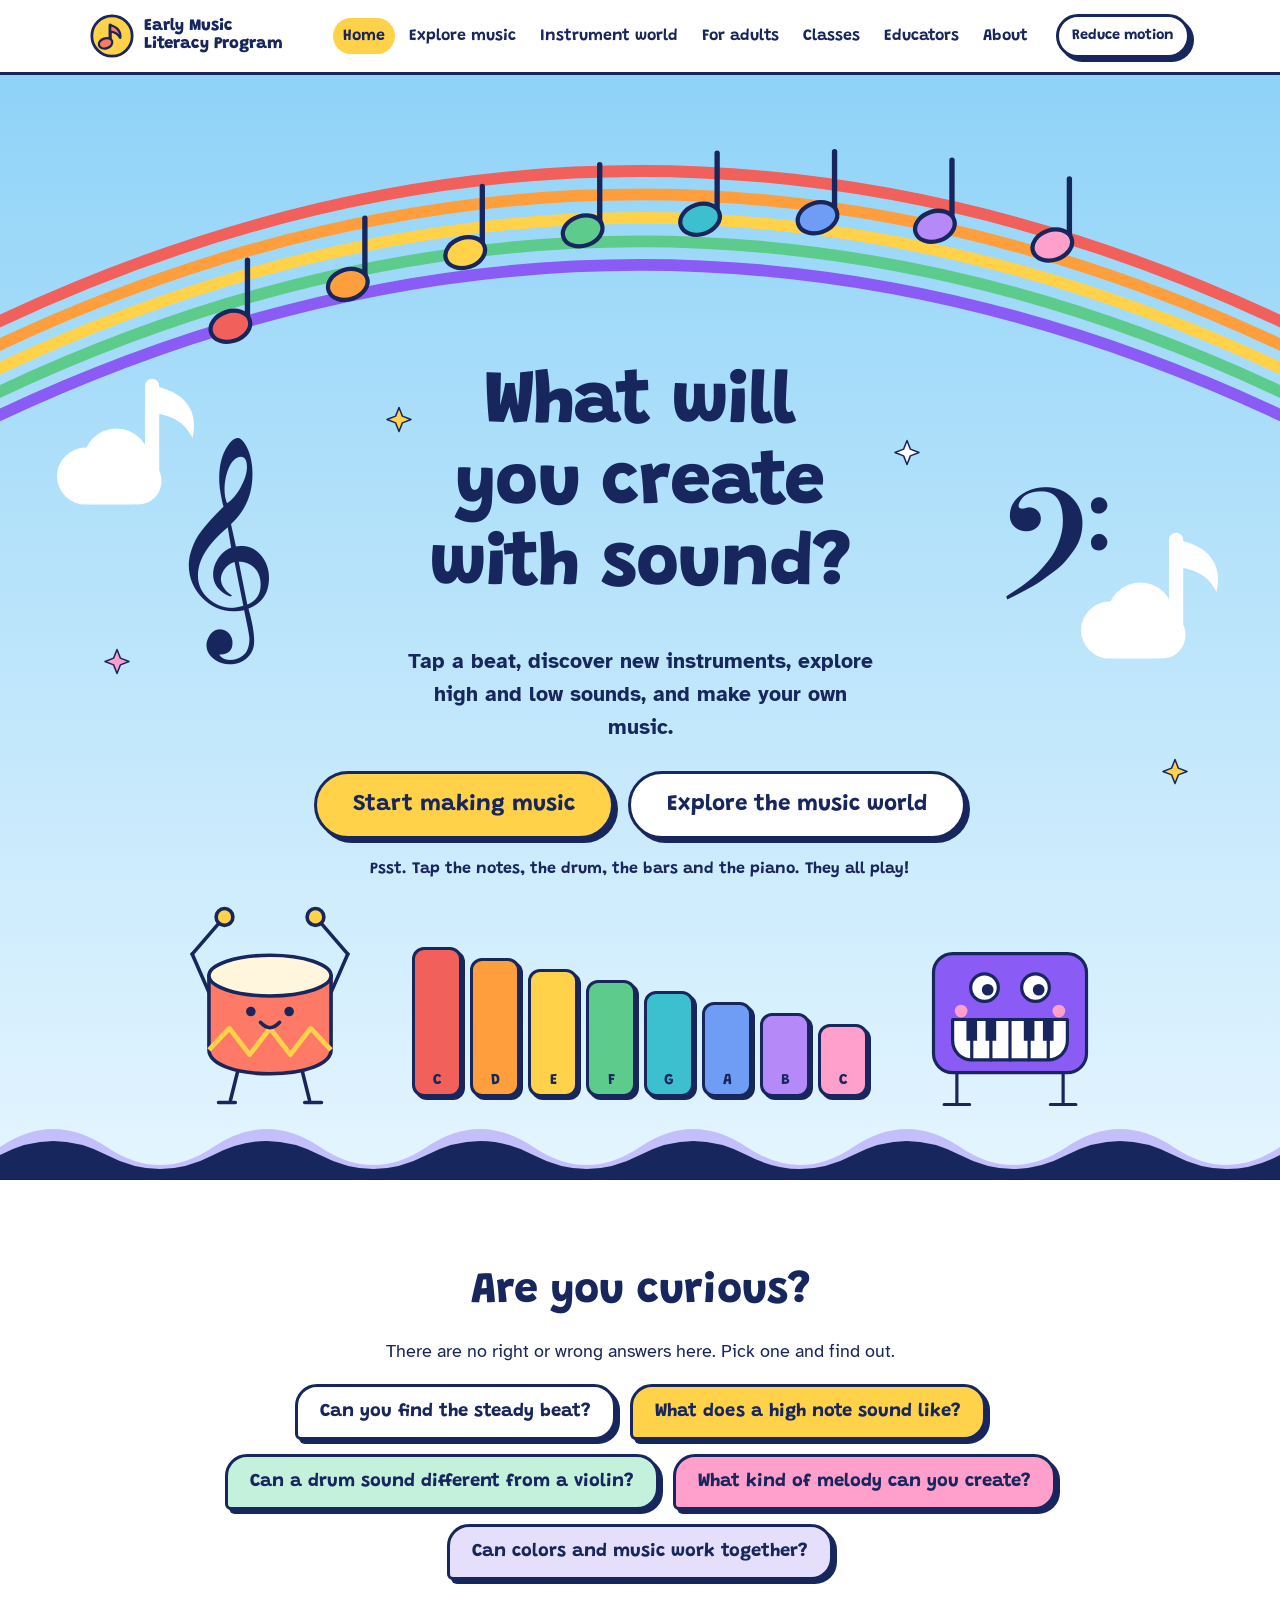
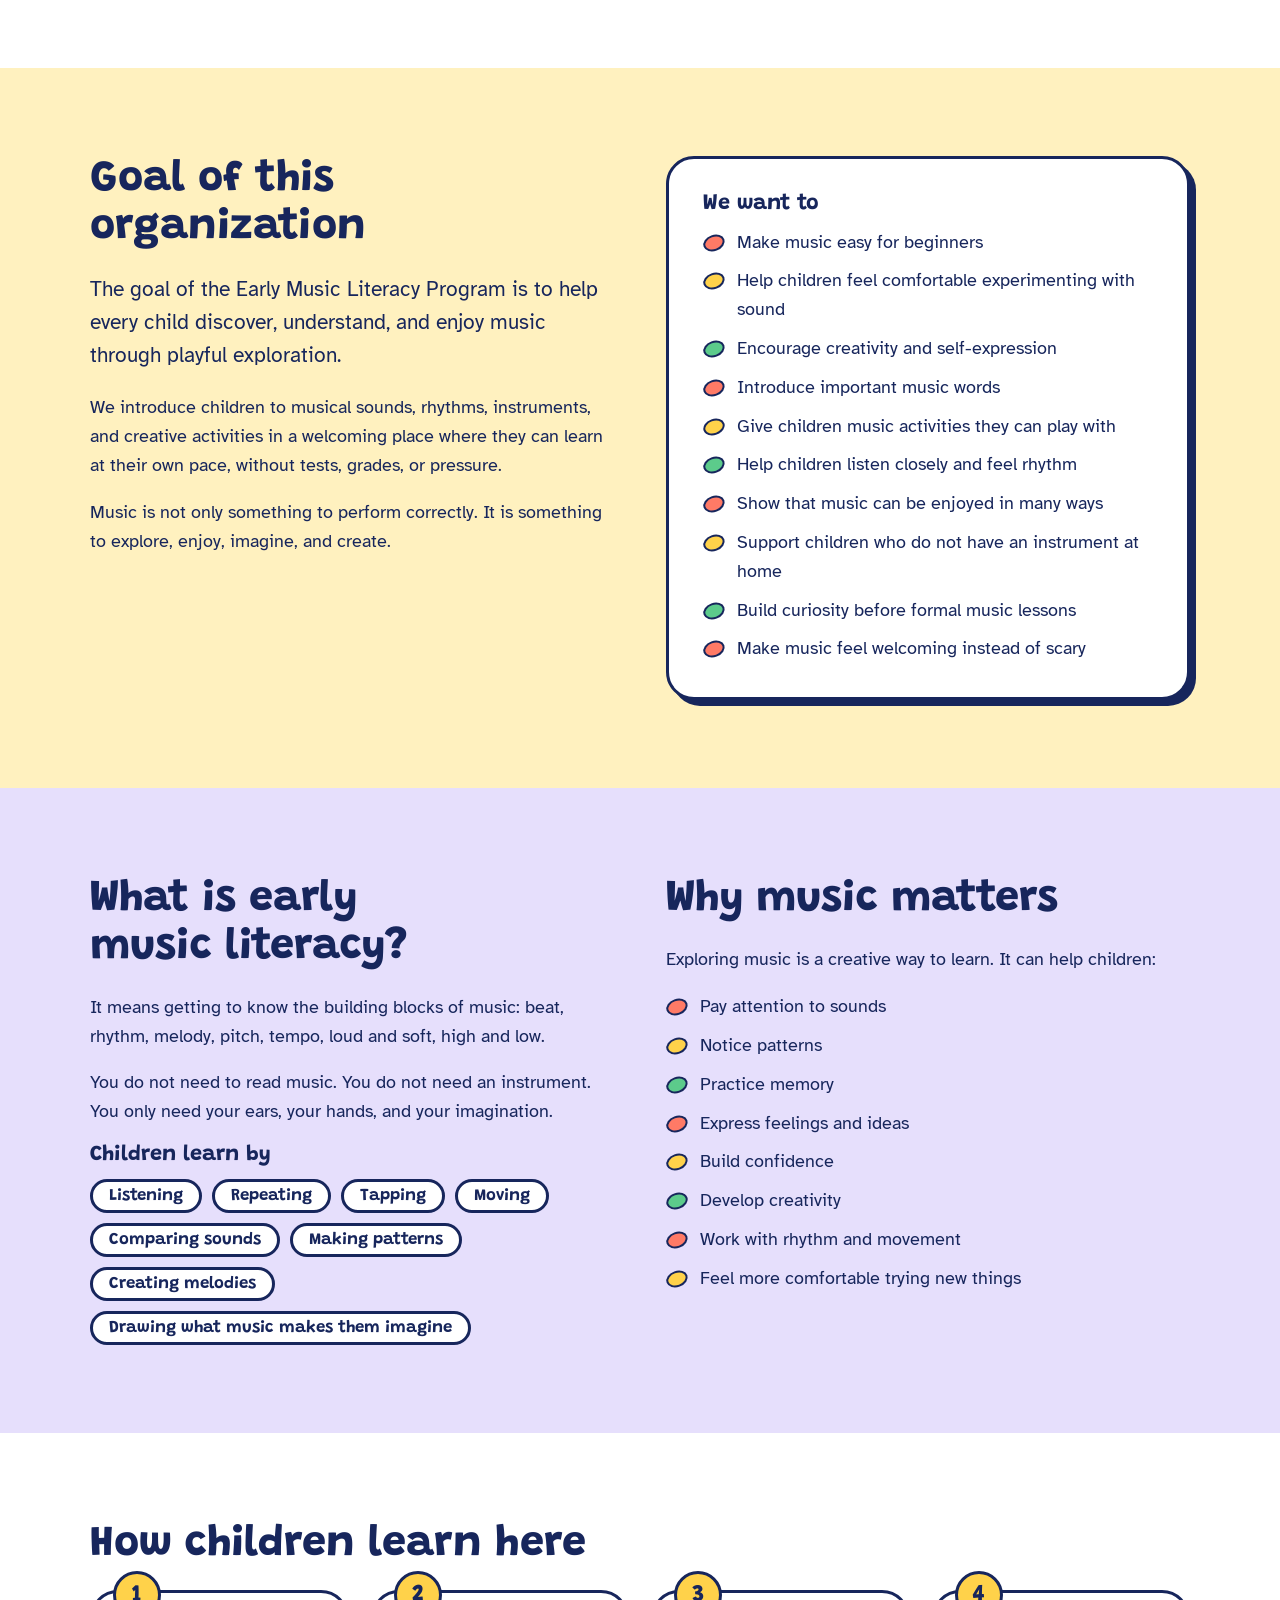
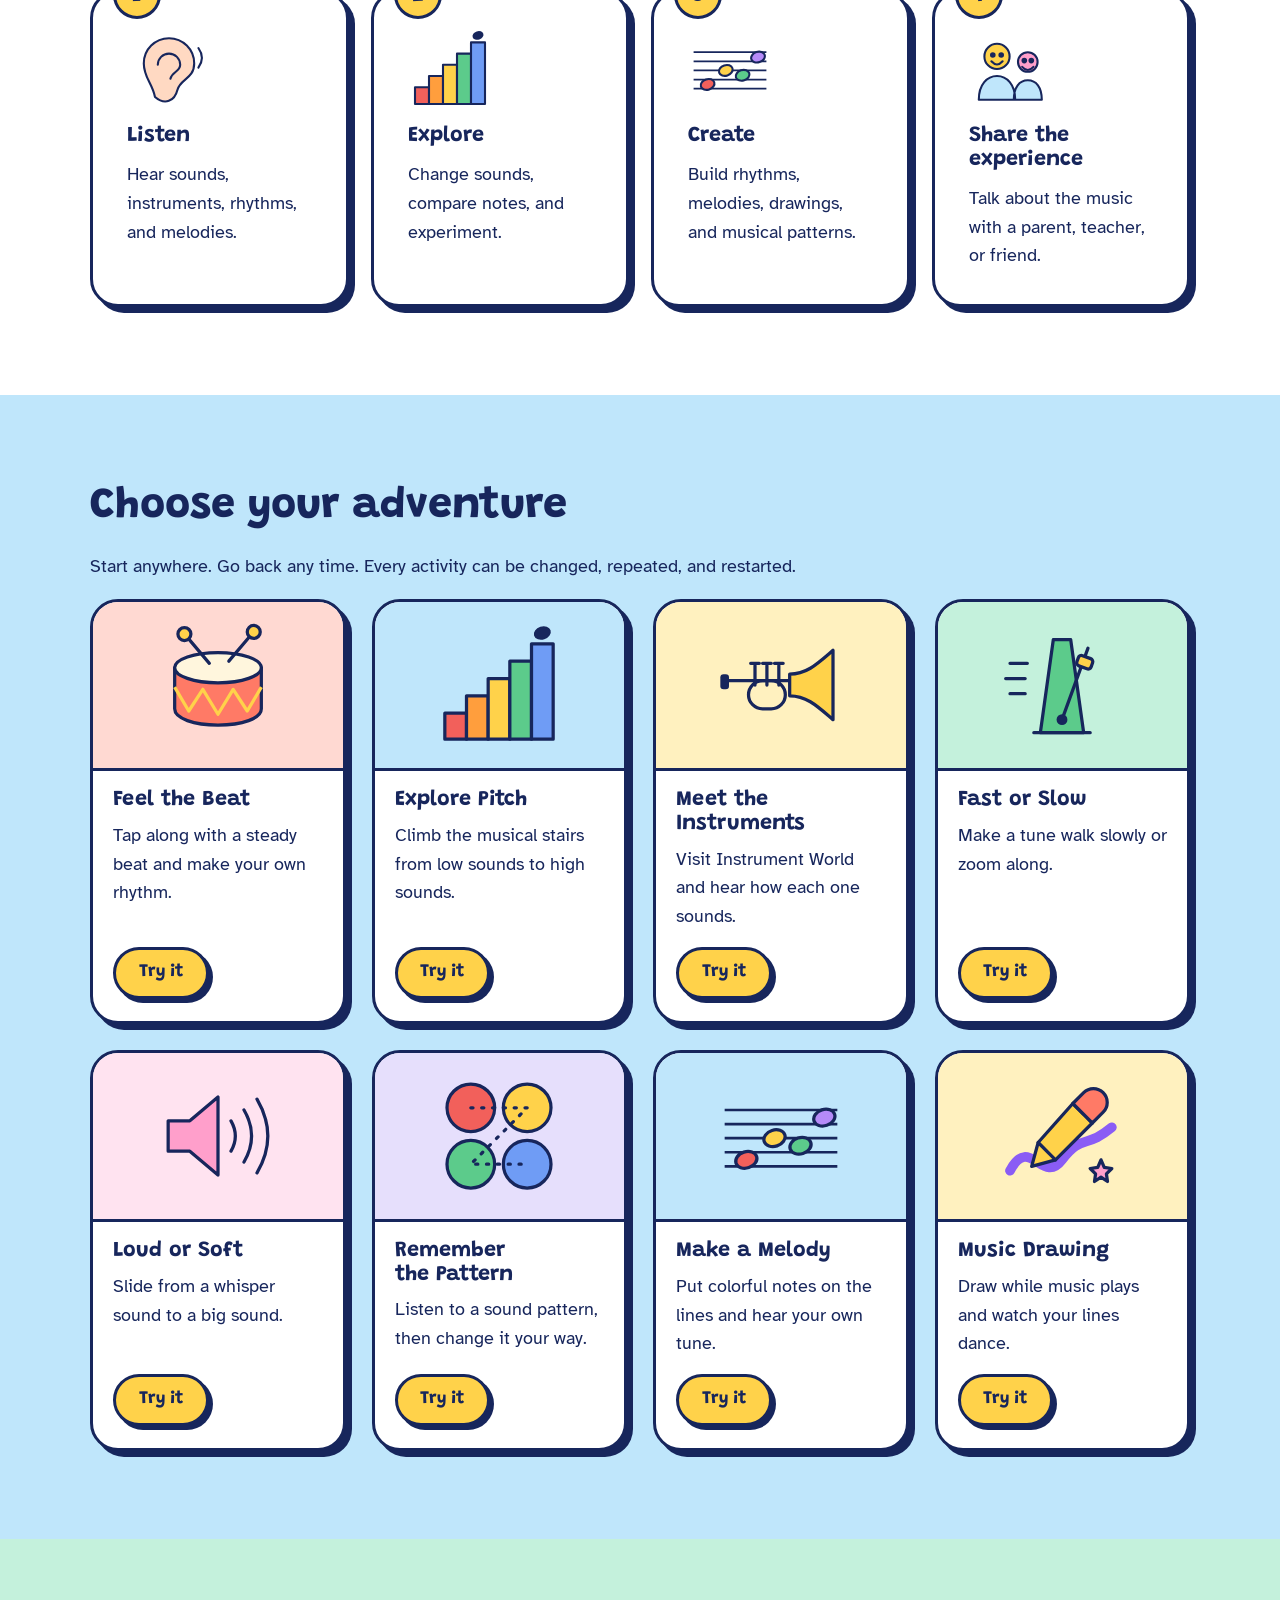
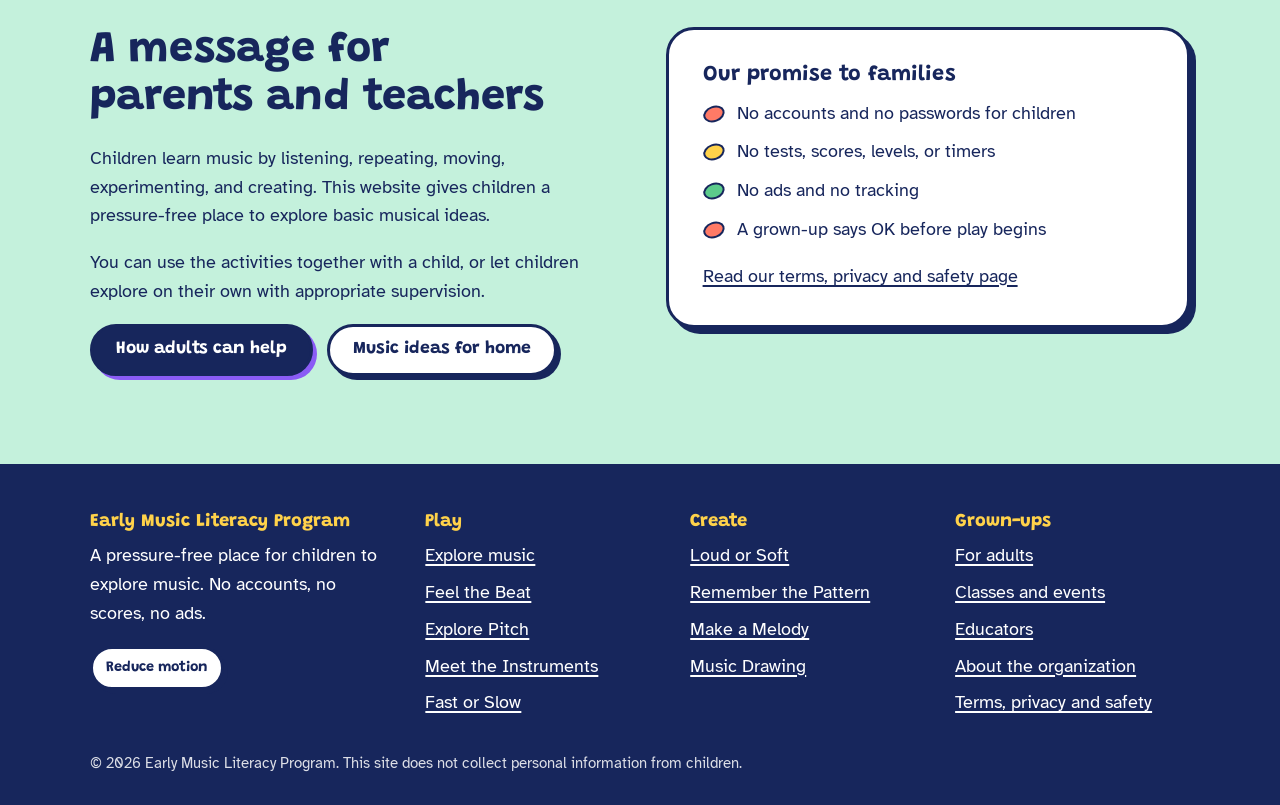
<file: index.html>
<!doctype html>
<html lang="en">
<head>
<meta charset="utf-8">
<meta name="viewport" content="width=device-width, initial-scale=1">
<title>Early Music Literacy Program | What will you create with sound?</title>
<meta name="description" content="A free music playground for young children. Tap a beat, meet the instruments, explore high and low sounds, and make your own music. No sign-up, no tests, no scores.">
<link rel="stylesheet" href="assets/css/site.css">
</head>
<body data-page="home">
<a class="skip" href="#main">Skip to content</a>
<div id="site-header"></div>

<main id="main">
  <section class="hero" aria-labelledby="hero-h">
    <svg class="hero__rainbow" viewBox="0 0 1200 380" role="group" aria-label="A rainbow made of music lines. Tap the notes to play them.">
      <g fill="none" stroke-width="11" stroke-linecap="round">
        <path d="M-40 250Q600 -70 1240 250" stroke="#f2605b"/>
        <path d="M-40 272Q600 -48 1240 272" stroke="#ff9e3d"/>
        <path d="M-40 294Q600 -26 1240 294" stroke="#ffd24a"/>
        <path d="M-40 316Q600 -4 1240 316" stroke="#5ccb8b"/>
        <path d="M-40 338Q600 18 1240 338" stroke="#8a5cf5"/>
      </g>
      <g id="rainbow-notes"></g>
    </svg>

    <div class="hero__content">
      <h1 id="hero-h">What will you create with sound?</h1>
      <p class="lede">Tap a beat, discover new instruments, explore high and low sounds, and make your own music.</p>
      <div class="btn-row" style="justify-content:center">
        <a class="btn btn--sun btn--big" href="melody.html">Start making music</a>
        <a class="btn btn--big" href="explore.html">Explore the music world</a>
      </div>
      <p class="hero__hint">Psst. Tap the notes, the drum, the bars and the piano. They all play!</p>
    </div>

    <div class="hero__band">
      <button class="char char--drum" id="char-drum" type="button" aria-label="Play the dancing drum" data-art="drumChar"></button>
      <div class="xylo" id="xylo" role="group" aria-label="Xylophone"></div>
      <button class="char char--piano" id="char-piano" type="button" aria-label="Play the smiling piano" data-art="pianoChar"></button>
    </div>
    <svg class="hero__waves" viewBox="0 0 1200 70" preserveAspectRatio="none" aria-hidden="true">
      <path d="M0 40q50-36 100 0t100 0 100 0 100 0 100 0 100 0 100 0 100 0 100 0 100 0 100 0 100 0 100 0 100 0v40H0z" fill="#8a5cf5" opacity=".35"/>
      <path d="M0 48q50-28 100 0t100 0 100 0 100 0 100 0 100 0 100 0 100 0 100 0 100 0 100 0 100 0 100 0 100 0v30H0z" fill="#17265c"/>
    </svg>
  </section>

  <section class="band" aria-labelledby="ask-h">
    <div class="wrap center">
      <h2 id="ask-h">Are you curious?</h2>
      <p>There are no right or wrong answers here. Pick one and find out.</p>
      <ul class="asks">
        <li><a href="beat.html">Can you find the steady beat?</a></li>
        <li><a href="pitch.html">What does a high note sound like?</a></li>
        <li><a href="instruments.html">Can a drum sound different from a violin?</a></li>
        <li><a href="melody.html">What kind of melody can you create?</a></li>
        <li><a href="drawing.html">Can colors and music work together?</a></li>
      </ul>
    </div>
  </section>

  <section class="band band--sun" id="goal" aria-labelledby="goal-h">
    <div class="wrap split">
      <div>
        <h2 id="goal-h">Goal of this organization</h2>
        <p class="lede">The goal of the Early Music Literacy Program is to help every child discover, understand, and enjoy music through playful exploration.</p>
        <p>We introduce children to musical sounds, rhythms, instruments, and creative activities in a welcoming place where they can learn at their own pace, without tests, grades, or pressure.</p>
        <p>Music is not only something to perform correctly. It is something to explore, enjoy, imagine, and create.</p>
      </div>
      <div class="sticker">
        <h3>We want to</h3>
        <ul class="ticks">
          <li>Make music easy for beginners</li>
          <li>Help children feel comfortable experimenting with sound</li>
          <li>Encourage creativity and self-expression</li>
          <li>Introduce important music words</li>
          <li>Give children music activities they can play with</li>
          <li>Help children listen closely and feel rhythm</li>
          <li>Show that music can be enjoyed in many ways</li>
          <li>Support children who do not have an instrument at home</li>
          <li>Build curiosity before formal music lessons</li>
          <li>Make music feel welcoming instead of scary</li>
        </ul>
      </div>
    </div>
  </section>

  <section class="band band--lav" aria-labelledby="what-h">
    <div class="wrap split">
      <div>
        <h2 id="what-h">What is early music literacy?</h2>
        <p>It means getting to know the building blocks of music: beat, rhythm, melody, pitch, tempo, loud and soft, high and low.</p>
        <p>You do not need to read music. You do not need an instrument. You only need your ears, your hands, and your imagination.</p>
        <h3>Children learn by</h3>
        <ul class="tags">
          <li>Listening</li><li>Repeating</li><li>Tapping</li><li>Moving</li><li>Comparing sounds</li>
          <li>Making patterns</li><li>Creating melodies</li><li>Drawing what music makes them imagine</li>
        </ul>
      </div>
      <div>
        <h2>Why music matters</h2>
        <p>Exploring music is a creative way to learn. It can help children:</p>
        <ul class="ticks">
          <li>Pay attention to sounds</li>
          <li>Notice patterns</li>
          <li>Practice memory</li>
          <li>Express feelings and ideas</li>
          <li>Build confidence</li>
          <li>Develop creativity</li>
          <li>Work with rhythm and movement</li>
          <li>Feel more comfortable trying new things</li>
        </ul>
      </div>
    </div>
  </section>

  <section class="band" aria-labelledby="how-h">
    <div class="wrap">
      <h2 id="how-h">How children learn here</h2>
      <ol class="steps">
        <li class="sticker"><span data-art="ear"></span><h3>Listen</h3><p>Hear sounds, instruments, rhythms, and melodies.</p></li>
        <li class="sticker"><span data-art="pitch"></span><h3>Explore</h3><p>Change sounds, compare notes, and experiment.</p></li>
        <li class="sticker"><span data-art="melody"></span><h3>Create</h3><p>Build rhythms, melodies, drawings, and musical patterns.</p></li>
        <li class="sticker"><span data-art="share"></span><h3>Share the experience</h3><p>Talk about the music with a parent, teacher, or friend.</p></li>
      </ol>
    </div>
  </section>

  <section class="band band--sky" id="adventures" aria-labelledby="adv-h">
    <div class="wrap">
      <h2 id="adv-h">Choose your adventure</h2>
      <p>Start anywhere. Go back any time. Every activity can be changed, repeated, and restarted.</p>
      <div class="cards" data-cards></div>
    </div>
  </section>

  <section class="band band--mint" aria-labelledby="pt-h">
    <div class="wrap split">
      <div>
        <h2 id="pt-h">A message for parents and teachers</h2>
        <p>Children learn music by listening, repeating, moving, experimenting, and creating. This website gives children a pressure-free place to explore basic musical ideas.</p>
        <p>You can use the activities together with a child, or let children explore on their own with appropriate supervision.</p>
        <div class="btn-row">
          <a class="btn btn--navy" href="adults.html#help">How adults can help</a>
          <a class="btn" href="adults.html#home-ideas">Music ideas for home</a>
        </div>
      </div>
      <div class="sticker">
        <h3>Our promise to families</h3>
        <ul class="ticks">
          <li>No accounts and no passwords for children</li>
          <li>No tests, scores, levels, or timers</li>
          <li>No ads and no tracking</li>
          <li>A grown-up says OK before play begins</li>
        </ul>
        <p style="margin:1em 0 0"><a href="legal.html">Read our terms, privacy and safety page</a></p>
      </div>
    </div>
  </section>
</main>

<div id="site-footer"></div>
<script src="content.js"></script>
<script src="assets/js/art.js"></script>
<script src="assets/js/audio.js"></script>
<script src="assets/js/site.js"></script>
</body>
</html>
</file>
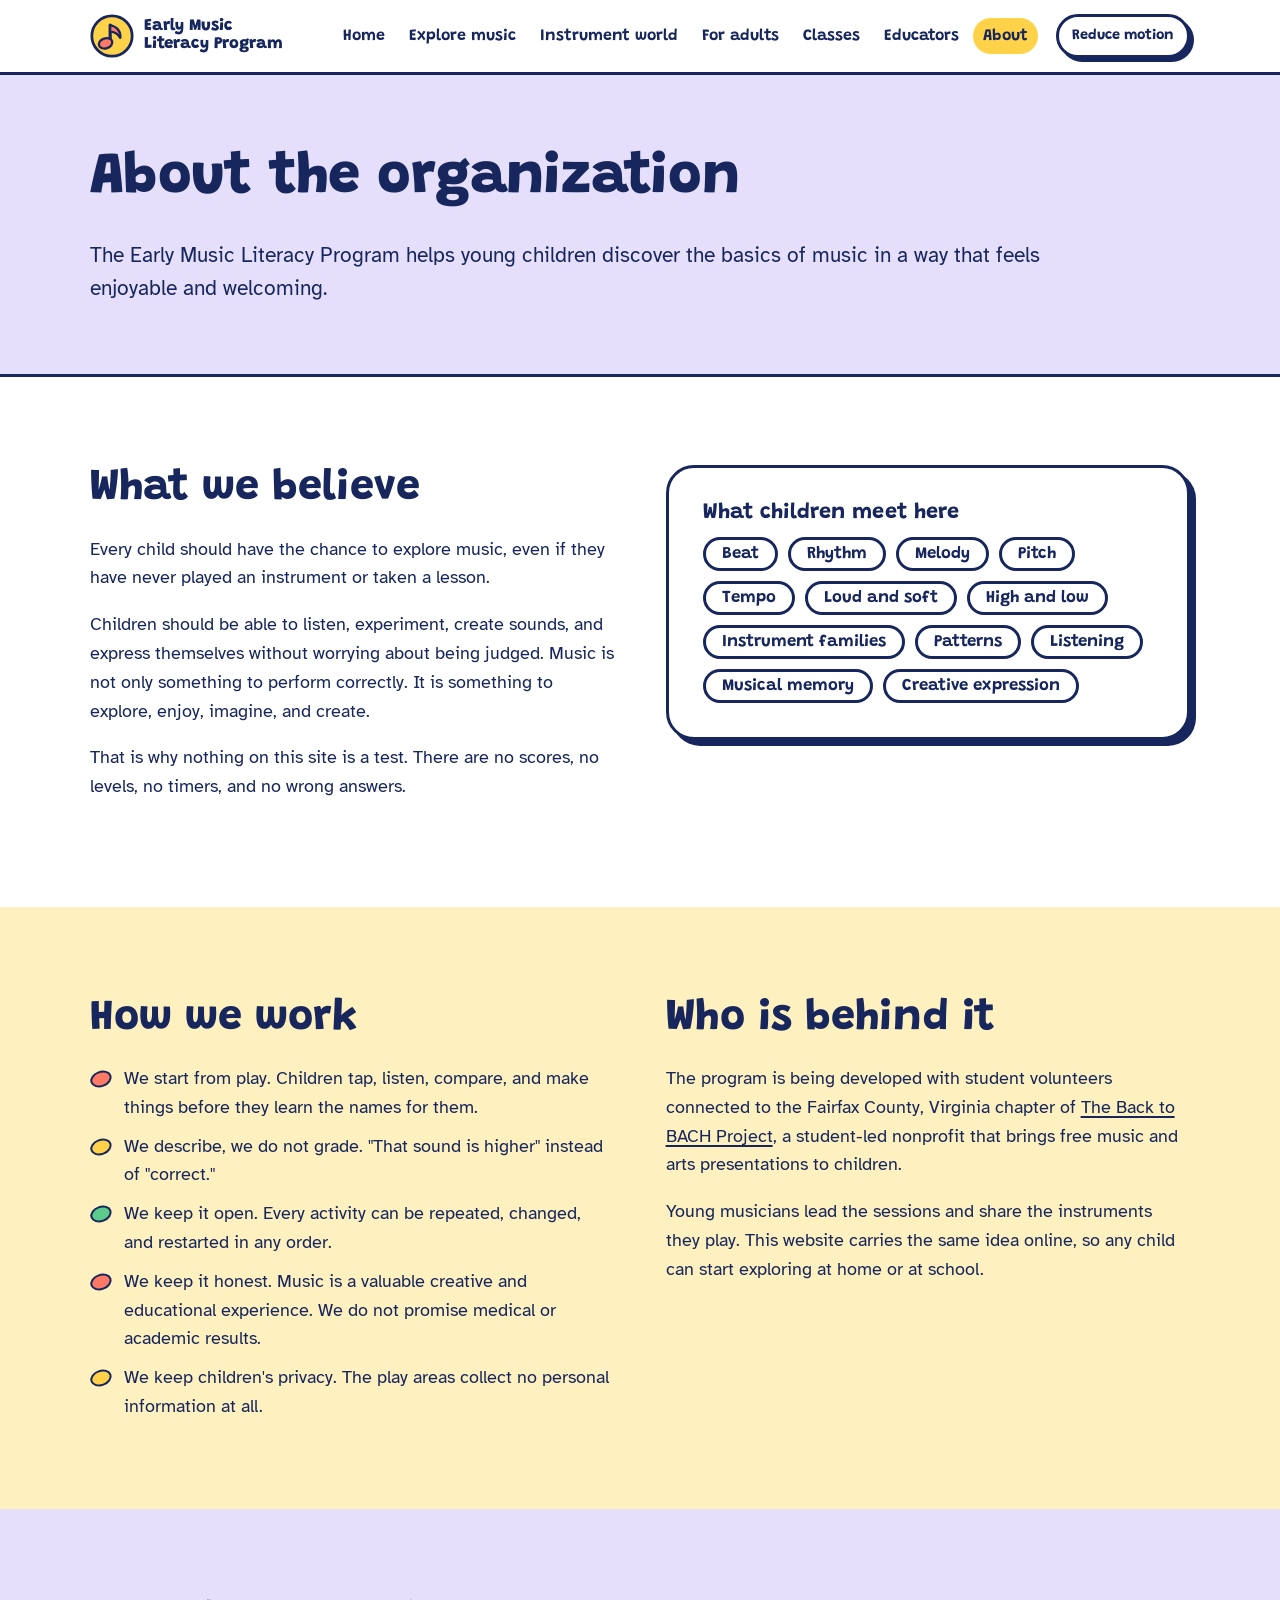
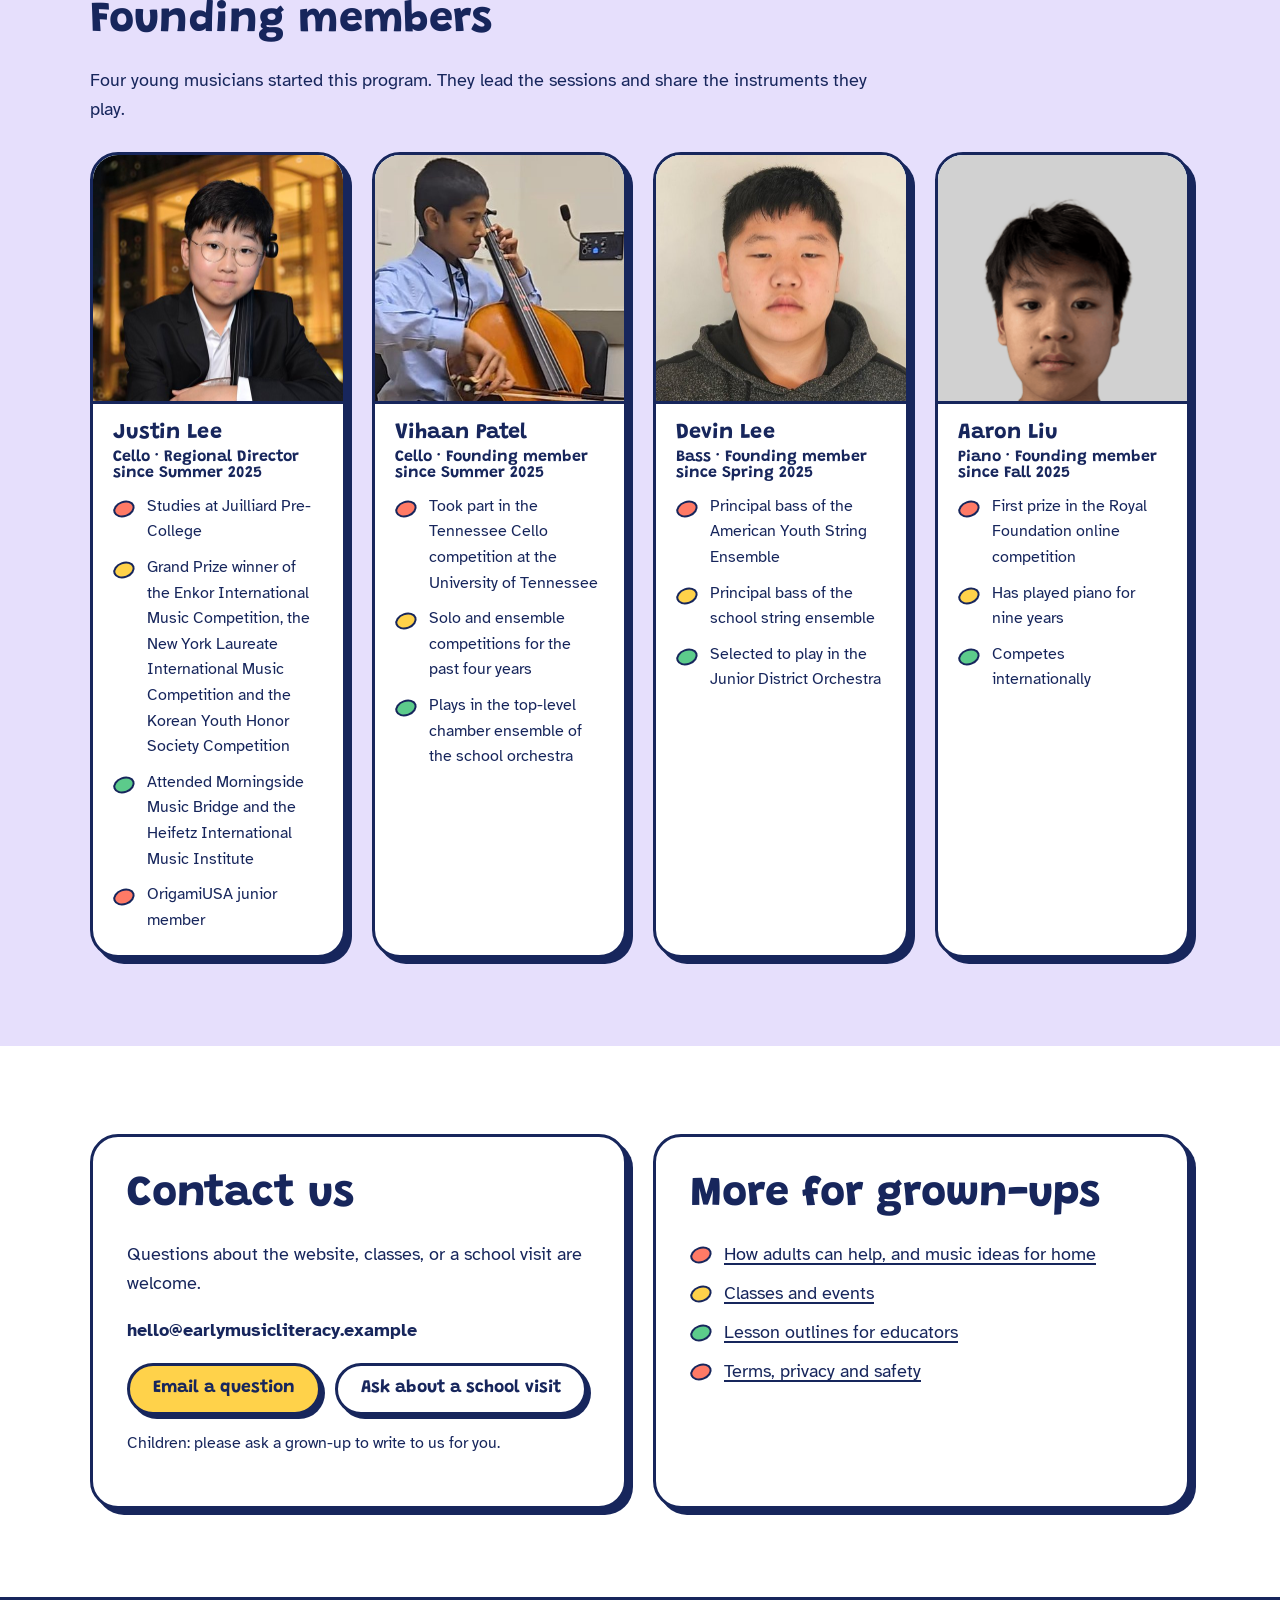
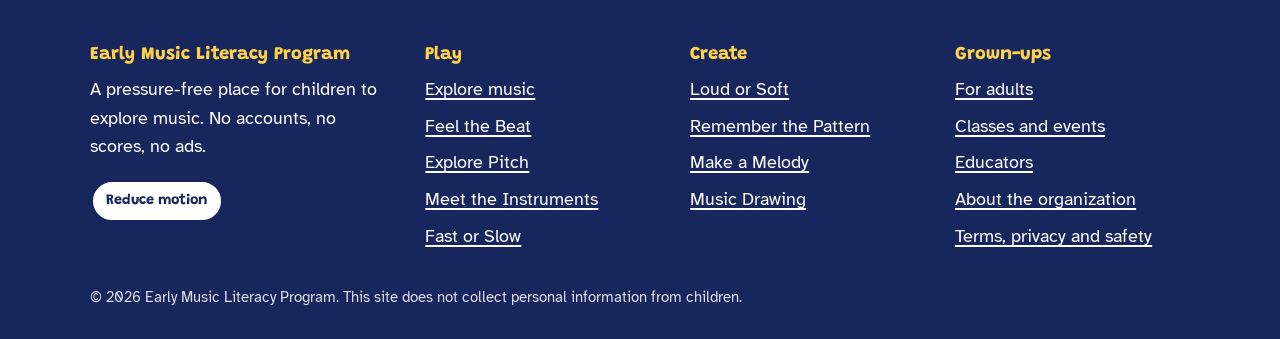
<file: about.html>
<!doctype html>
<html lang="en">
<head>
<meta charset="utf-8">
<meta name="viewport" content="width=device-width, initial-scale=1">
<title>About the Organization | Early Music Literacy Program</title>
<meta name="description" content="Who we are, what we believe about how young children learn music, and how to reach us.">
<link rel="stylesheet" href="assets/css/site.css">
</head>
<body data-page="about">
<a class="skip" href="#main">Skip to content</a>
<div id="site-header"></div>

<main id="main">
  <div class="page-head">
    <div class="wrap">
      <h1>About the organization</h1>
      <p class="lede">The Early Music Literacy Program helps young children discover the basics of music in a way that feels enjoyable and welcoming.</p>
    </div>
  </div>

  <section class="band" aria-labelledby="believe-h">
    <div class="wrap split">
      <div>
        <h2 id="believe-h">What we believe</h2>
        <p>Every child should have the chance to explore music, even if they have never played an instrument or taken a lesson.</p>
        <p>Children should be able to listen, experiment, create sounds, and express themselves without worrying about being judged. Music is not only something to perform correctly. It is something to explore, enjoy, imagine, and create.</p>
        <p>That is why nothing on this site is a test. There are no scores, no levels, no timers, and no wrong answers.</p>
      </div>
      <div class="sticker">
        <h3>What children meet here</h3>
        <ul class="tags">
          <li>Beat</li><li>Rhythm</li><li>Melody</li><li>Pitch</li><li>Tempo</li><li>Loud and soft</li>
          <li>High and low</li><li>Instrument families</li><li>Patterns</li><li>Listening</li><li>Musical memory</li><li>Creative expression</li>
        </ul>
      </div>
    </div>
  </section>

  <section class="band band--sun" aria-labelledby="how-h">
    <div class="wrap split">
      <div>
        <h2 id="how-h">How we work</h2>
        <ul class="ticks">
          <li>We start from play. Children tap, listen, compare, and make things before they learn the names for them.</li>
          <li>We describe, we do not grade. "That sound is higher" instead of "correct."</li>
          <li>We keep it open. Every activity can be repeated, changed, and restarted in any order.</li>
          <li>We keep it honest. Music is a valuable creative and educational experience. We do not promise medical or academic results.</li>
          <li>We keep children's privacy. The play areas collect no personal information at all.</li>
        </ul>
      </div>
      <div>
        <h2>Who is behind it</h2>
        <p>The program is being developed with student volunteers connected to the Fairfax County, Virginia chapter of <a href="https://www.backtobachproject.org/va-fairfax-county" rel="noopener noreferrer" target="_blank">The Back to BACH Project</a>, a student-led nonprofit that brings free music and arts presentations to children.</p>
        <p>Young musicians lead the sessions and share the instruments they play. This website carries the same idea online, so any child can start exploring at home or at school.</p>
      </div>
    </div>
  </section>

  <section class="band band--lav" id="founders" aria-labelledby="team-h">
    <div class="wrap">
      <h2 id="team-h">Founding members</h2>
      <p>Four young musicians started this program. They lead the sessions and share the instruments they play.</p>
      <div class="team" id="team"></div>
    </div>
  </section>

  <section class="band" aria-labelledby="contact-h">
    <div class="wrap grid-2">
      <div class="sticker">
        <h2 id="contact-h">Contact us</h2>
        <p>Questions about the website, classes, or a school visit are welcome.</p>
        <p><strong data-email></strong></p>
        <div class="btn-row">
          <a class="btn btn--sun" data-mail="Question about the Early Music Literacy Program" href="#">Email a question</a>
          <a class="btn" data-mail="School or library partnership" href="#">Ask about a school visit</a>
        </div>
        <p style="margin-top:1em;font-size:1rem">Children: please ask a grown-up to write to us for you.</p>
      </div>
      <div class="sticker">
        <h2>More for grown-ups</h2>
        <ul class="ticks">
          <li><a href="adults.html">How adults can help, and music ideas for home</a></li>
          <li><a href="classes.html">Classes and events</a></li>
          <li><a href="educators.html">Lesson outlines for educators</a></li>
          <li><a href="legal.html">Terms, privacy and safety</a></li>
        </ul>
      </div>
    </div>
  </section>
</main>

<div id="site-footer"></div>
<script src="content.js"></script>
<script src="assets/js/art.js"></script>
<script src="assets/js/audio.js"></script>
<script src="assets/js/site.js"></script>
<script src="assets/js/grownups.js"></script>
</body>
</html>
</file>
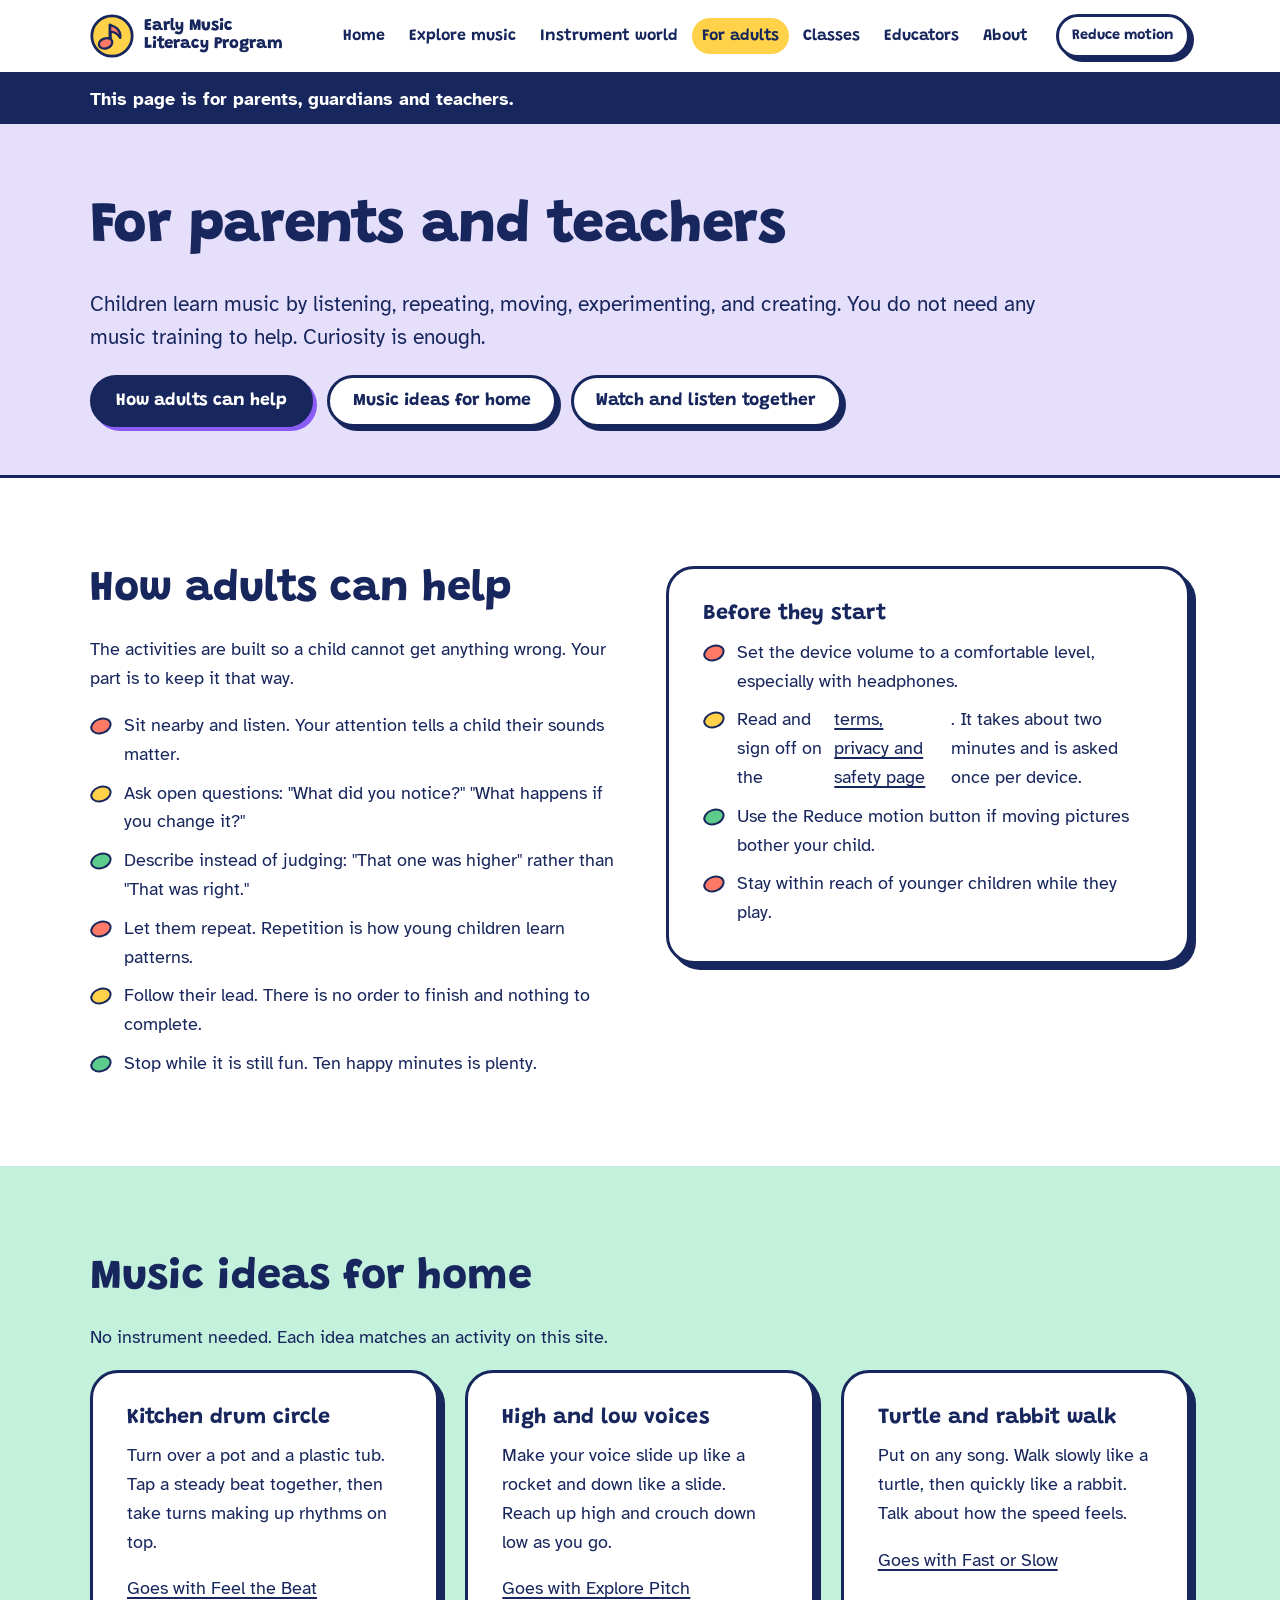
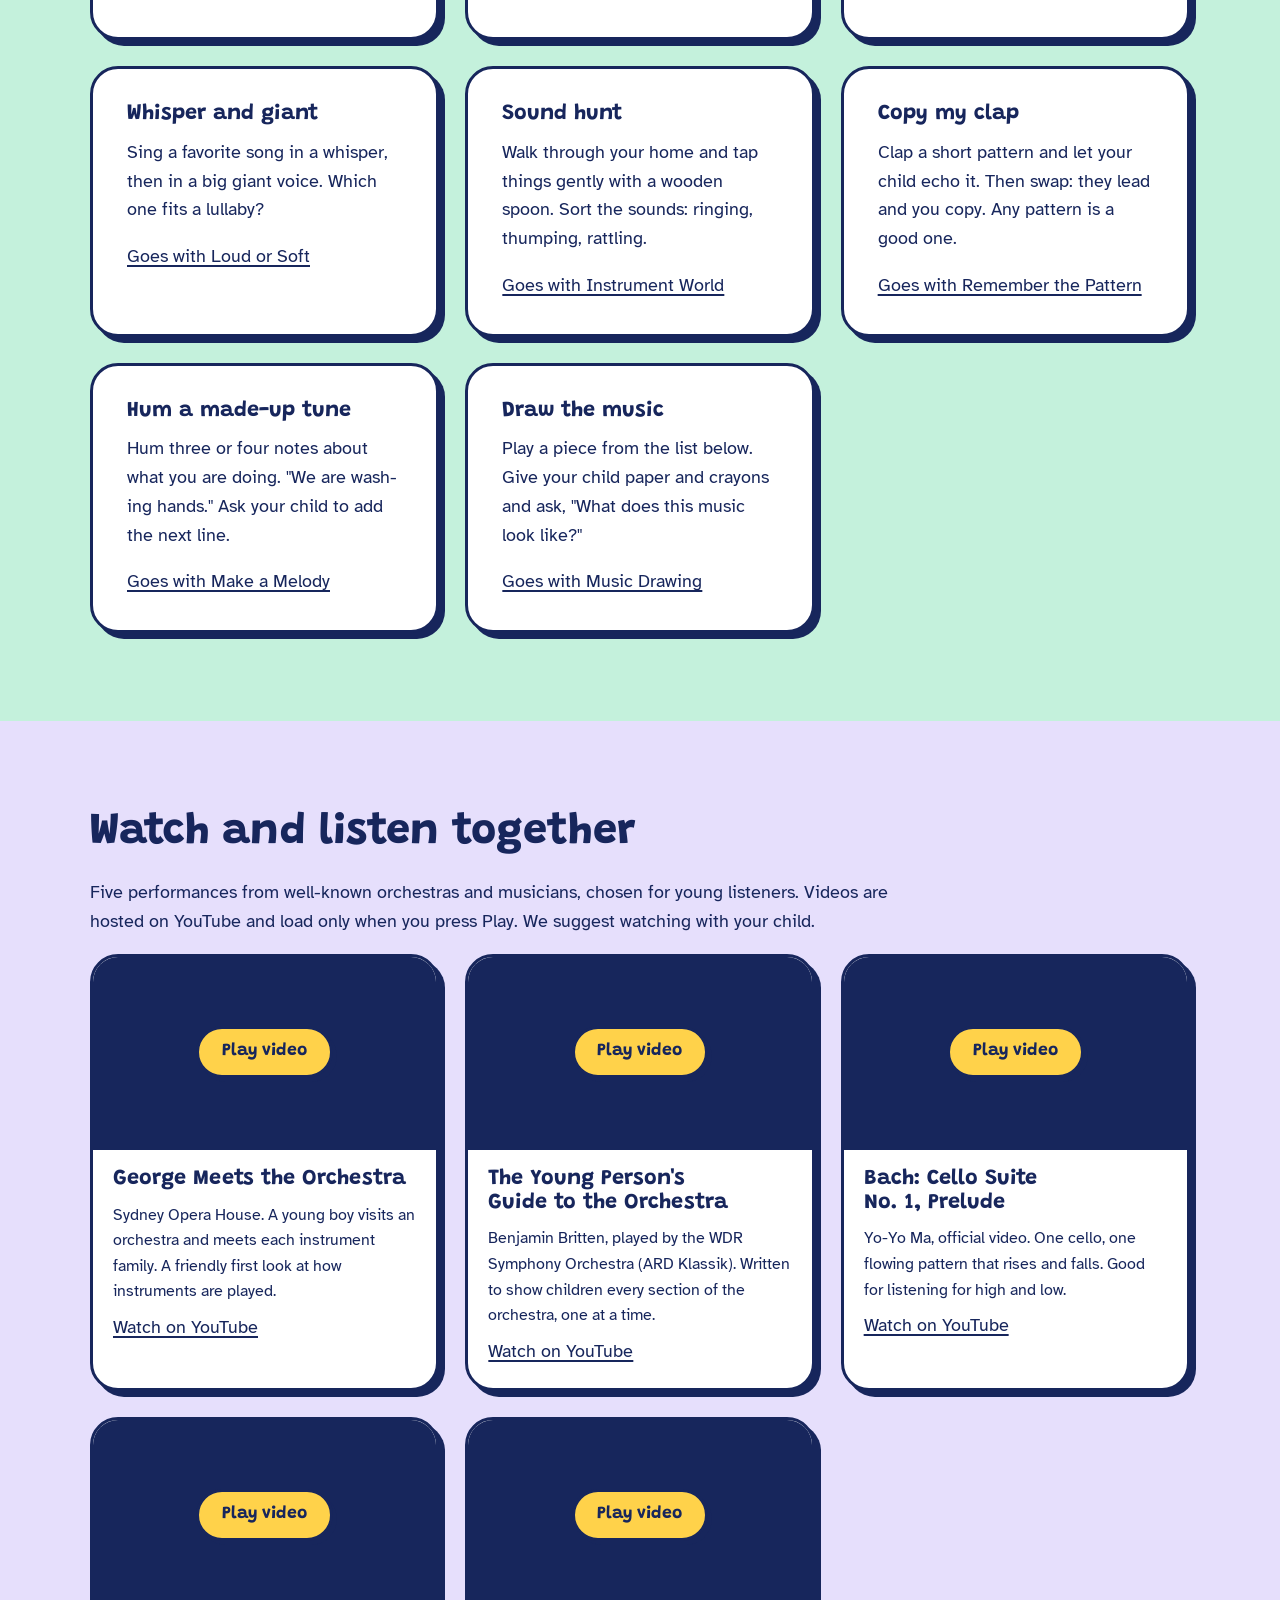
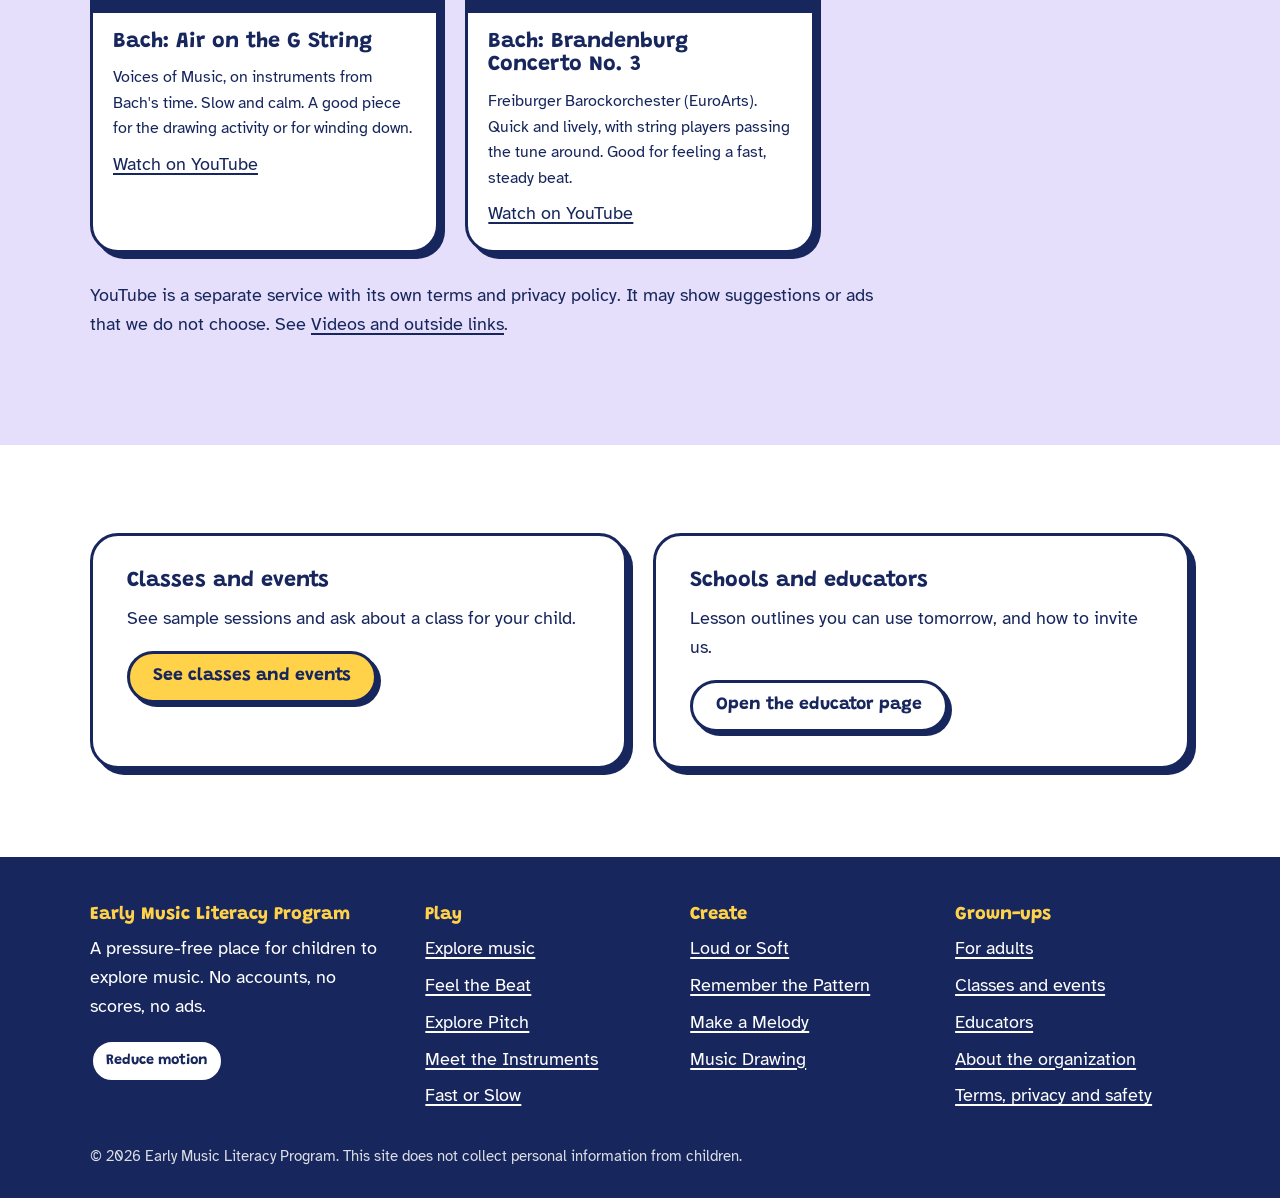
<file: adults.html>
<!doctype html>
<html lang="en">
<head>
<meta charset="utf-8">
<meta name="viewport" content="width=device-width, initial-scale=1">
<title>For Adults | Early Music Literacy Program</title>
<meta name="description" content="How parents and teachers can support early music exploration, music ideas for home, and a short list of trusted videos to watch together.">
<link rel="stylesheet" href="assets/css/site.css">
</head>
<body data-page="adults">
<a class="skip" href="#main">Skip to content</a>
<div id="site-header"></div>
<div class="adult-note"><div class="wrap">This page is for parents, guardians and teachers.</div></div>

<main id="main">
  <div class="page-head">
    <div class="wrap">
      <h1>For parents and teachers</h1>
      <p class="lede">Children learn music by listening, repeating, moving, experimenting, and creating. You do not need any music training to help. Curiosity is enough.</p>
      <div class="btn-row">
        <a class="btn btn--navy" href="#help">How adults can help</a>
        <a class="btn" href="#home-ideas">Music ideas for home</a>
        <a class="btn" href="#listen">Watch and listen together</a>
      </div>
    </div>
  </div>

  <section class="band" id="help" aria-labelledby="help-h">
    <div class="wrap split">
      <div>
        <h2 id="help-h">How adults can help</h2>
        <p>The activities are built so a child cannot get anything wrong. Your part is to keep it that way.</p>
        <ul class="ticks">
          <li>Sit nearby and listen. Your attention tells a child their sounds matter.</li>
          <li>Ask open questions: "What did you notice?" "What happens if you change it?"</li>
          <li>Describe instead of judging: "That one was higher" rather than "That was right."</li>
          <li>Let them repeat. Repetition is how young children learn patterns.</li>
          <li>Follow their lead. There is no order to finish and nothing to complete.</li>
          <li>Stop while it is still fun. Ten happy minutes is plenty.</li>
        </ul>
      </div>
      <div class="sticker">
        <h3>Before they start</h3>
        <ul class="ticks">
          <li>Set the device volume to a comfortable level, especially with headphones.</li>
          <li>Read and sign off on the <a href="legal.html#sign-off">terms, privacy and safety page</a>. It takes about two minutes and is asked once per device.</li>
          <li>Use the Reduce motion button if moving pictures bother your child.</li>
          <li>Stay within reach of younger children while they play.</li>
        </ul>
      </div>
    </div>
  </section>

  <section class="band band--mint" id="home-ideas" aria-labelledby="home-h">
    <div class="wrap">
      <h2 id="home-h">Music ideas for home</h2>
      <p>No instrument needed. Each idea matches an activity on this site.</p>
      <div class="grid-2">
        <div class="sticker"><h3>Kitchen drum circle</h3><p>Turn over a pot and a plastic tub. Tap a steady beat together, then take turns making up rhythms on top.</p><a href="beat.html">Goes with Feel the Beat</a></div>
        <div class="sticker"><h3>High and low voices</h3><p>Make your voice slide up like a rocket and down like a slide. Reach up high and crouch down low as you go.</p><a href="pitch.html">Goes with Explore Pitch</a></div>
        <div class="sticker"><h3>Turtle and rabbit walk</h3><p>Put on any song. Walk slowly like a turtle, then quickly like a rabbit. Talk about how the speed feels.</p><a href="tempo.html">Goes with Fast or Slow</a></div>
        <div class="sticker"><h3>Whisper and giant</h3><p>Sing a favorite song in a whisper, then in a big giant voice. Which one fits a lullaby?</p><a href="volume.html">Goes with Loud or Soft</a></div>
        <div class="sticker"><h3>Sound hunt</h3><p>Walk through your home and tap things gently with a wooden spoon. Sort the sounds: ringing, thumping, rattling.</p><a href="instruments.html">Goes with Instrument World</a></div>
        <div class="sticker"><h3>Copy my clap</h3><p>Clap a short pattern and let your child echo it. Then swap: they lead and you copy. Any pattern is a good one.</p><a href="pattern.html">Goes with Remember the Pattern</a></div>
        <div class="sticker"><h3>Hum a made-up tune</h3><p>Hum three or four notes about what you are doing. "We are wash-ing hands." Ask your child to add the next line.</p><a href="melody.html">Goes with Make a Melody</a></div>
        <div class="sticker"><h3>Draw the music</h3><p>Play a piece from the list below. Give your child paper and crayons and ask, "What does this music look like?"</p><a href="drawing.html">Goes with Music Drawing</a></div>
      </div>
    </div>
  </section>

  <section class="band band--lav" id="listen" aria-labelledby="listen-h">
    <div class="wrap">
      <h2 id="listen-h">Watch and listen together</h2>
      <p>Five performances from well-known orchestras and musicians, chosen for young listeners. Videos are hosted on YouTube and load only when you press Play. We suggest watching with your child.</p>
      <div class="videos" id="videos"></div>
      <p style="margin-top:28px">YouTube is a separate service with its own terms and privacy policy. It may show suggestions or ads that we do not choose. See <a href="legal.html#outside">Videos and outside links</a>.</p>
    </div>
  </section>

  <section class="band">
    <div class="wrap grid-2">
      <div class="sticker"><h3>Classes and events</h3><p>See sample sessions and ask about a class for your child.</p><a class="btn btn--sun" href="classes.html">See classes and events</a></div>
      <div class="sticker"><h3>Schools and educators</h3><p>Lesson outlines you can use tomorrow, and how to invite us.</p><a class="btn" href="educators.html">Open the educator page</a></div>
    </div>
  </section>
</main>

<div id="site-footer"></div>
<script src="content.js"></script>
<script src="assets/js/art.js"></script>
<script src="assets/js/audio.js"></script>
<script src="assets/js/site.js"></script>
<script src="assets/js/grownups.js"></script>
</body>
</html>
</file>
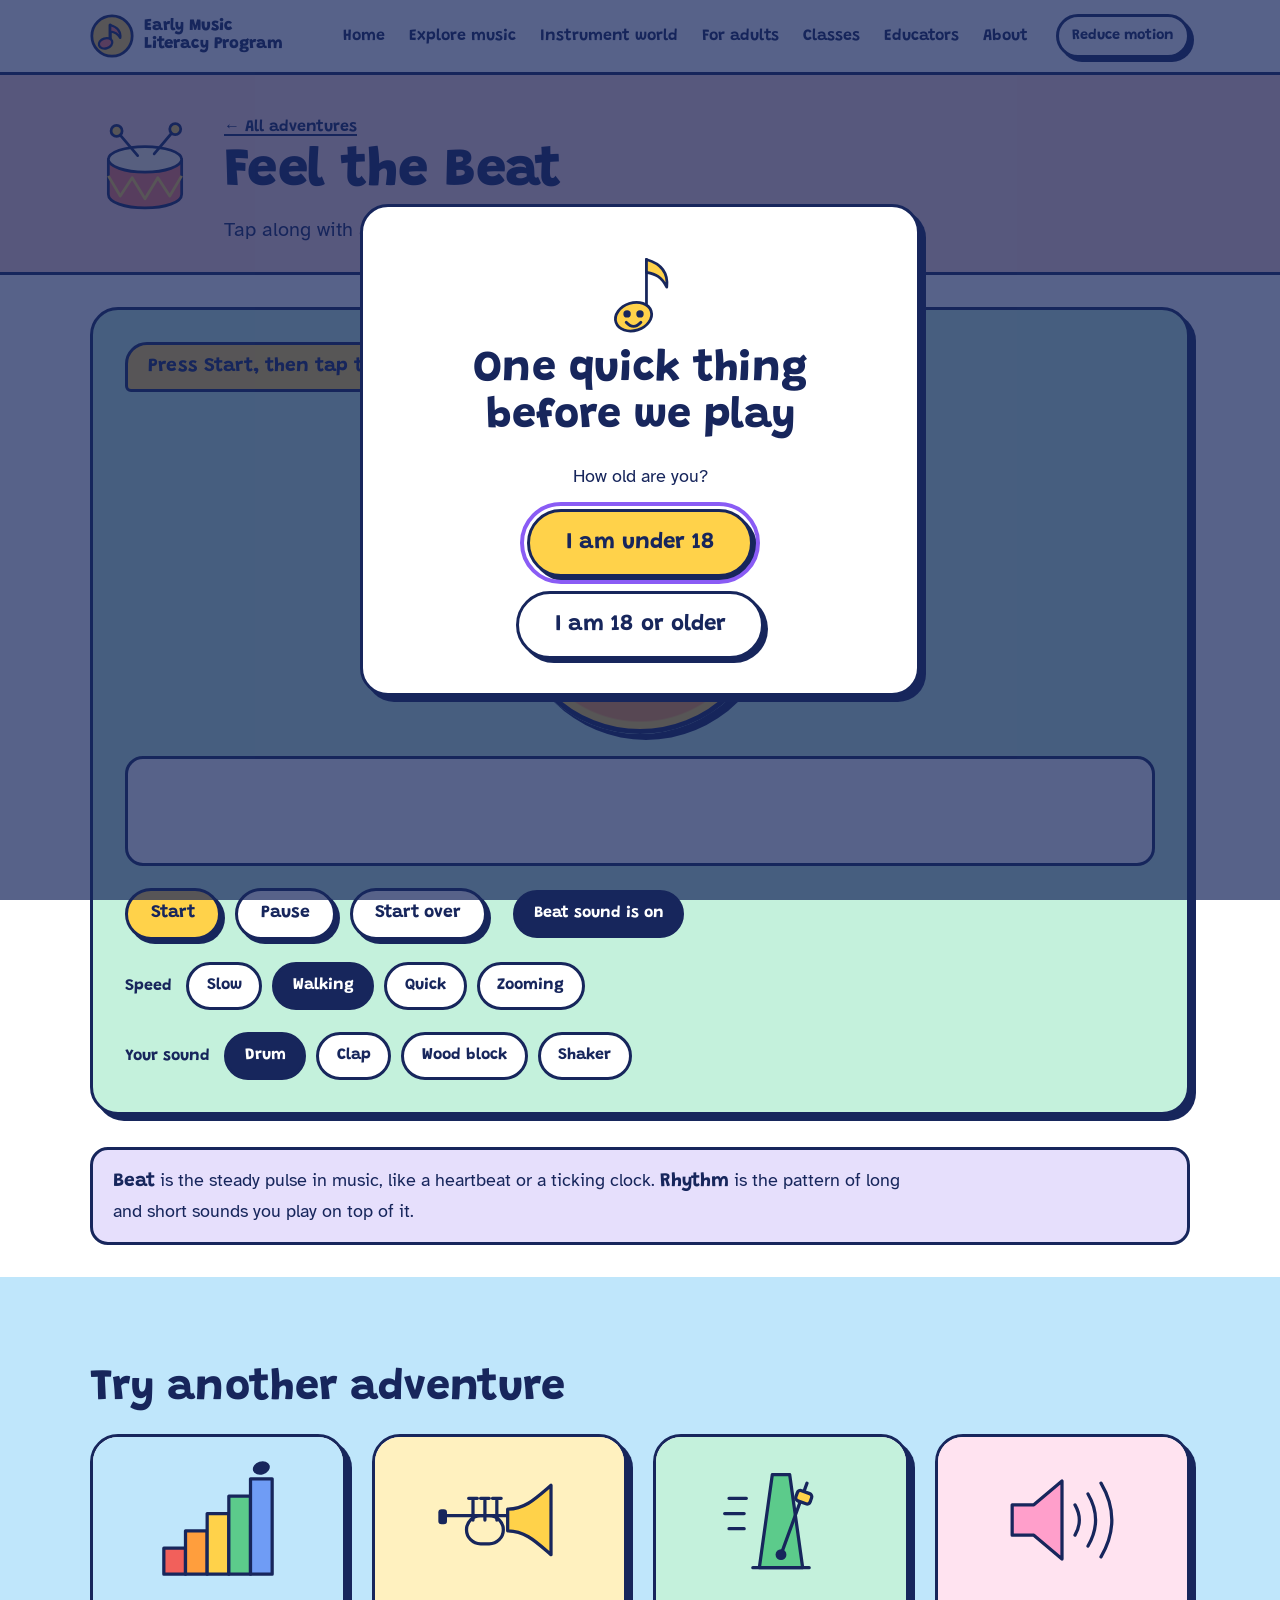
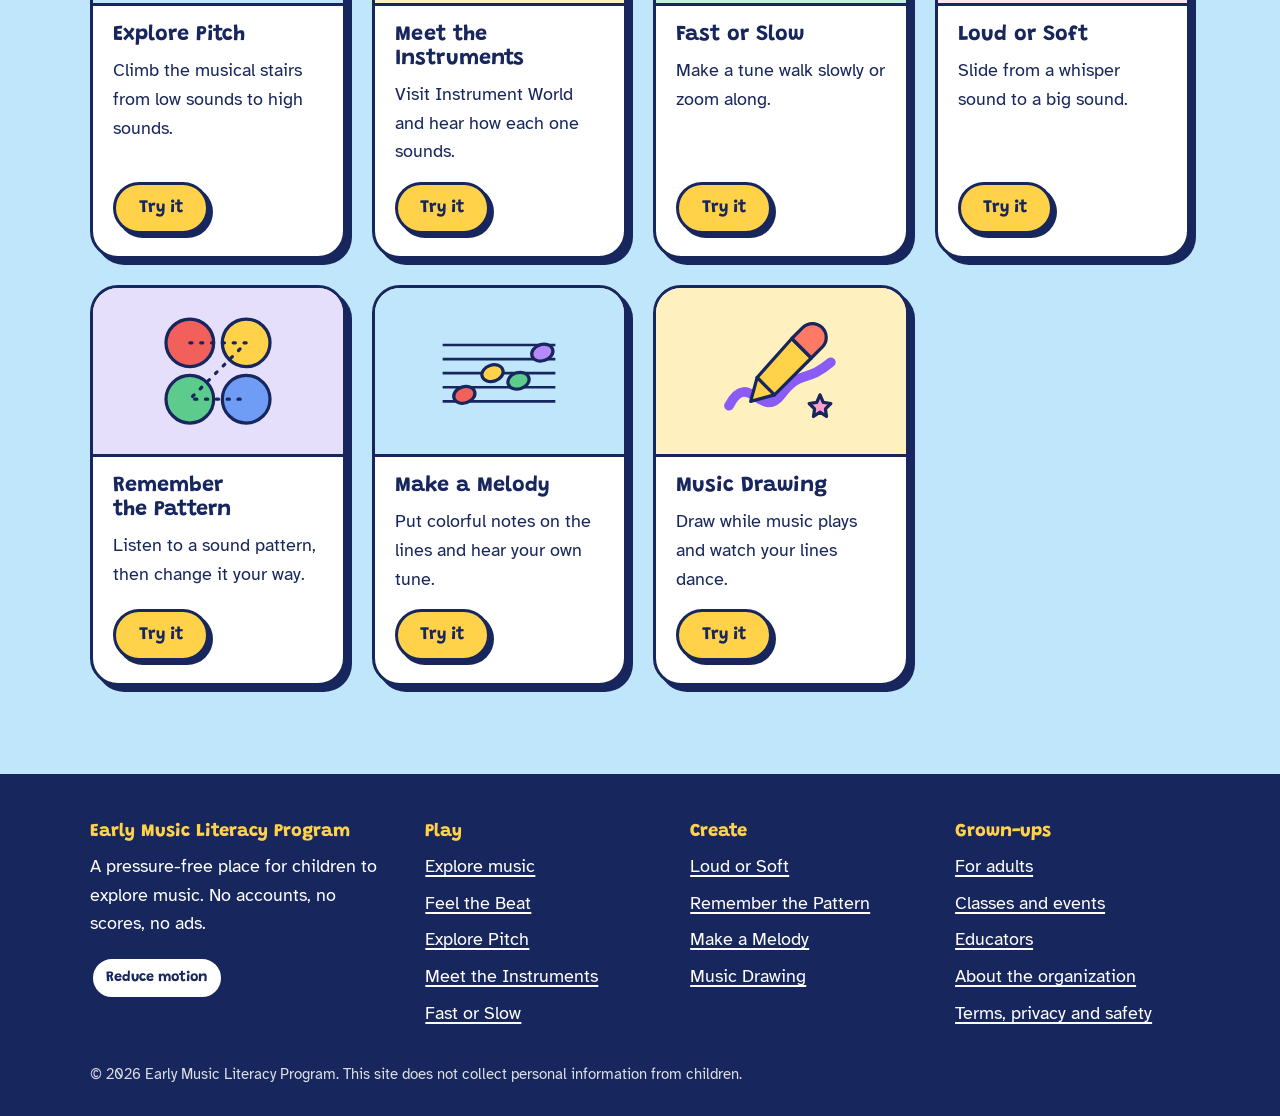
<file: beat.html>
<!doctype html>
<html lang="en">
<head>
<meta charset="utf-8">
<meta name="viewport" content="width=device-width, initial-scale=1">
<title>Feel the Beat | Early Music Literacy Program</title>
<meta name="description" content="Tap along with a steady beat and make your own rhythm.">
<link rel="stylesheet" href="assets/css/site.css">
</head>
<body data-page="beat" data-gated>
<a class="skip" href="#main">Skip to content</a>
<div id="site-header"></div>

<main id="main">
  <div class="act-head" style="--tint:#ffd9d2">
    <div class="wrap">
      <span data-art="drum"></span>
      <div>
        <a class="crumb" href="explore.html">&larr; All adventures</a>
        <h1>Feel the Beat</h1>
        <p>Tap along with a steady beat and make your own rhythm.</p>
      </div>
    </div>
  </div>

  <div class="wrap">
    <section class="stage" aria-label="Feel the Beat activity">
      <p class="say" id="say" role="status" aria-live="polite">Press Start, then tap the big circle.</p>
      <div class="beat">
        <div class="bouncer" id="bouncer" aria-hidden="true"></div>
        <button class="tap-pad" id="pad" type="button">Tap here<small>middle is strong, edge is soft</small></button>
      </div>
      <canvas class="lines" id="lines" aria-hidden="true"></canvas>
      <div class="controls">
        <div class="btn-row">
          <button class="btn btn--sun" id="start" type="button">Start</button>
          <button class="btn" id="pause" type="button">Pause</button>
          <button class="btn" id="restart" type="button">Start over</button>
        </div>
        <button class="chip" id="hear" type="button" aria-pressed="true">Beat sound is on</button>
      </div>
      <div class="chips" id="speeds" role="group" aria-label="Beat speed">
        <span class="chips__label">Speed</span>
        <button class="chip" type="button" data-v="60" aria-pressed="false">Slow</button>
        <button class="chip" type="button" data-v="90" aria-pressed="true">Walking</button>
        <button class="chip" type="button" data-v="120" aria-pressed="false">Quick</button>
        <button class="chip" type="button" data-v="150" aria-pressed="false">Zooming</button>
      </div>
      <div class="chips" id="sounds" role="group" aria-label="Drum sound">
        <span class="chips__label">Your sound</span>
        <button class="chip" type="button" data-v="drum" aria-pressed="true">Drum</button>
        <button class="chip" type="button" data-v="clap" aria-pressed="false">Clap</button>
        <button class="chip" type="button" data-v="block" aria-pressed="false">Wood block</button>
        <button class="chip" type="button" data-v="shaker" aria-pressed="false">Shaker</button>
      </div>
    </section>

    <aside class="word" aria-label="Music word">
      <p><strong>Beat</strong> is the steady pulse in music, like a heartbeat or a ticking clock. <strong>Rhythm</strong> is the pattern of long and short sounds you play on top of it.</p>
    </aside>
  </div>

  <section class="band band--sky" aria-labelledby="more-h">
    <div class="wrap">
      <h2 id="more-h">Try another adventure</h2>
      <div class="cards" data-cards></div>
    </div>
  </section>
</main>

<div id="site-footer"></div>
<script src="content.js"></script>
<script src="assets/js/art.js"></script>
<script src="assets/js/audio.js"></script>
<script src="assets/js/site.js"></script>
<script src="assets/js/activities.js"></script>
</body>
</html>
</file>
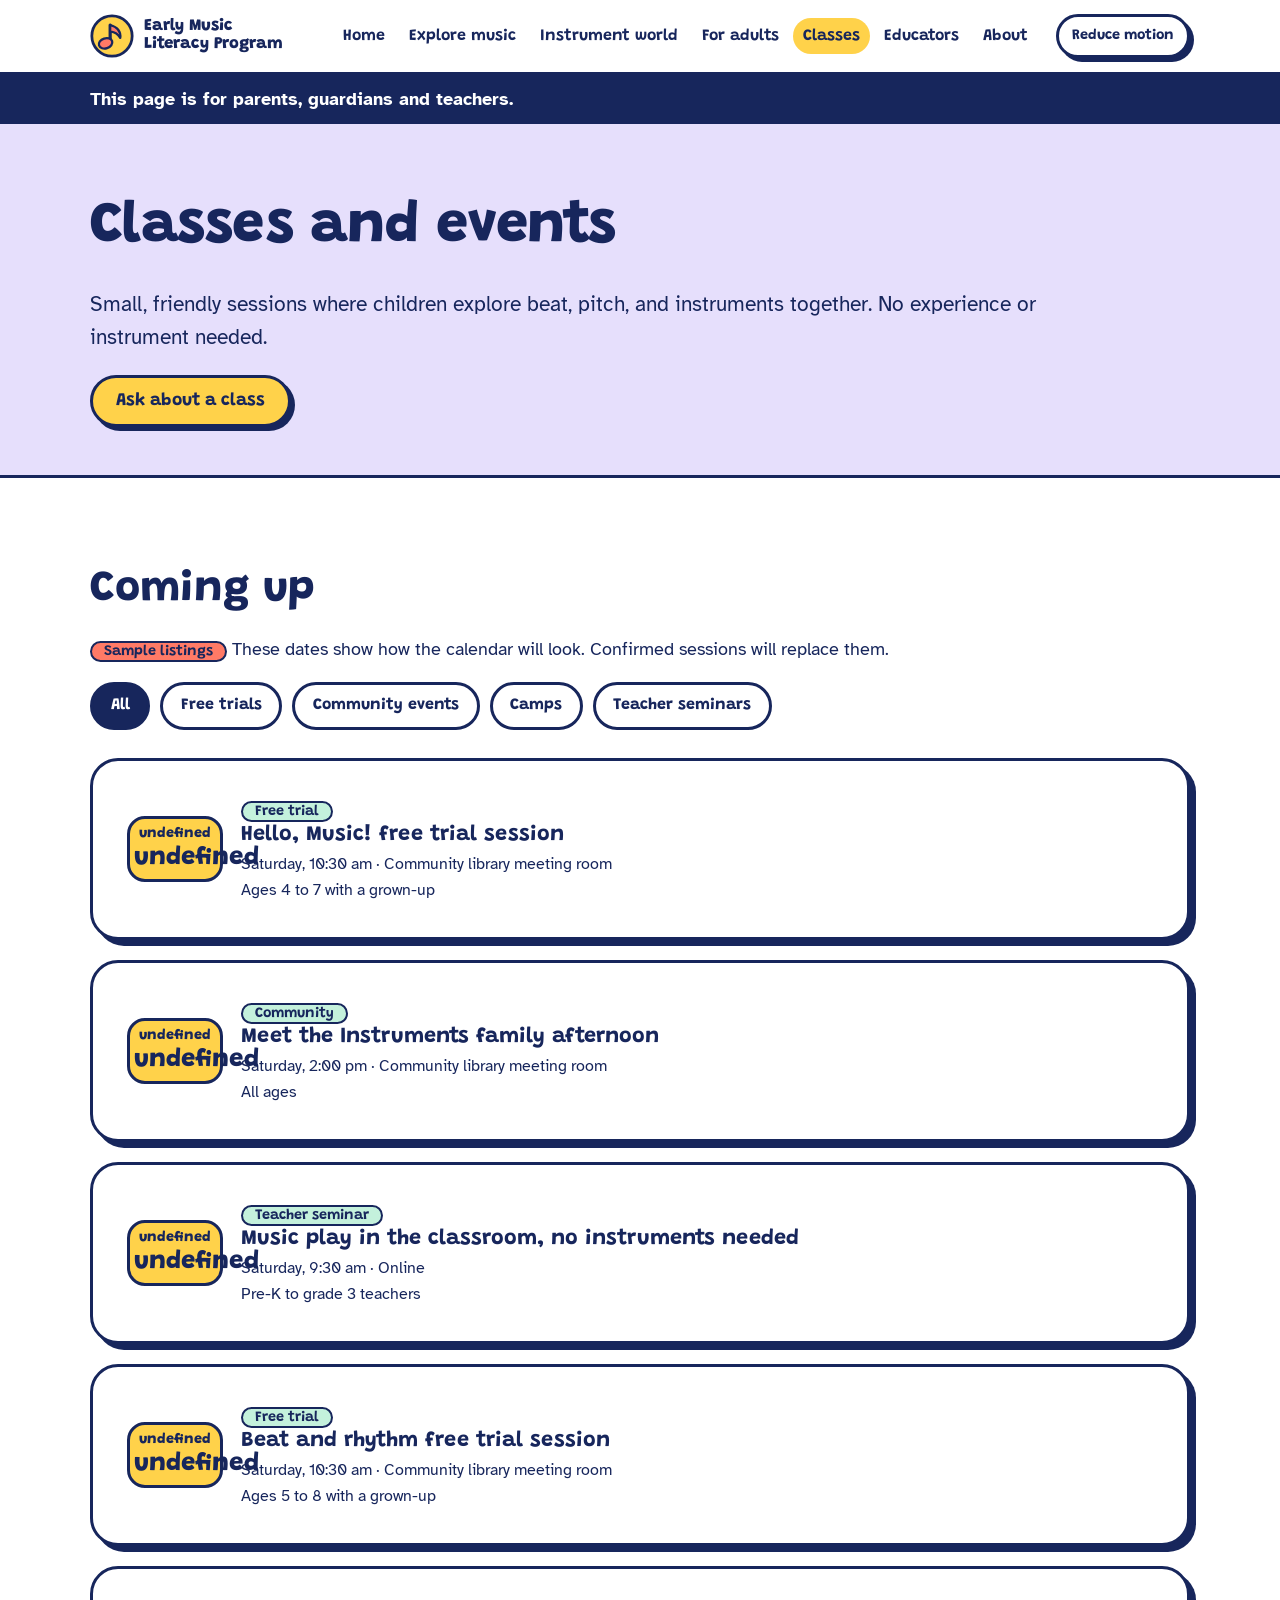
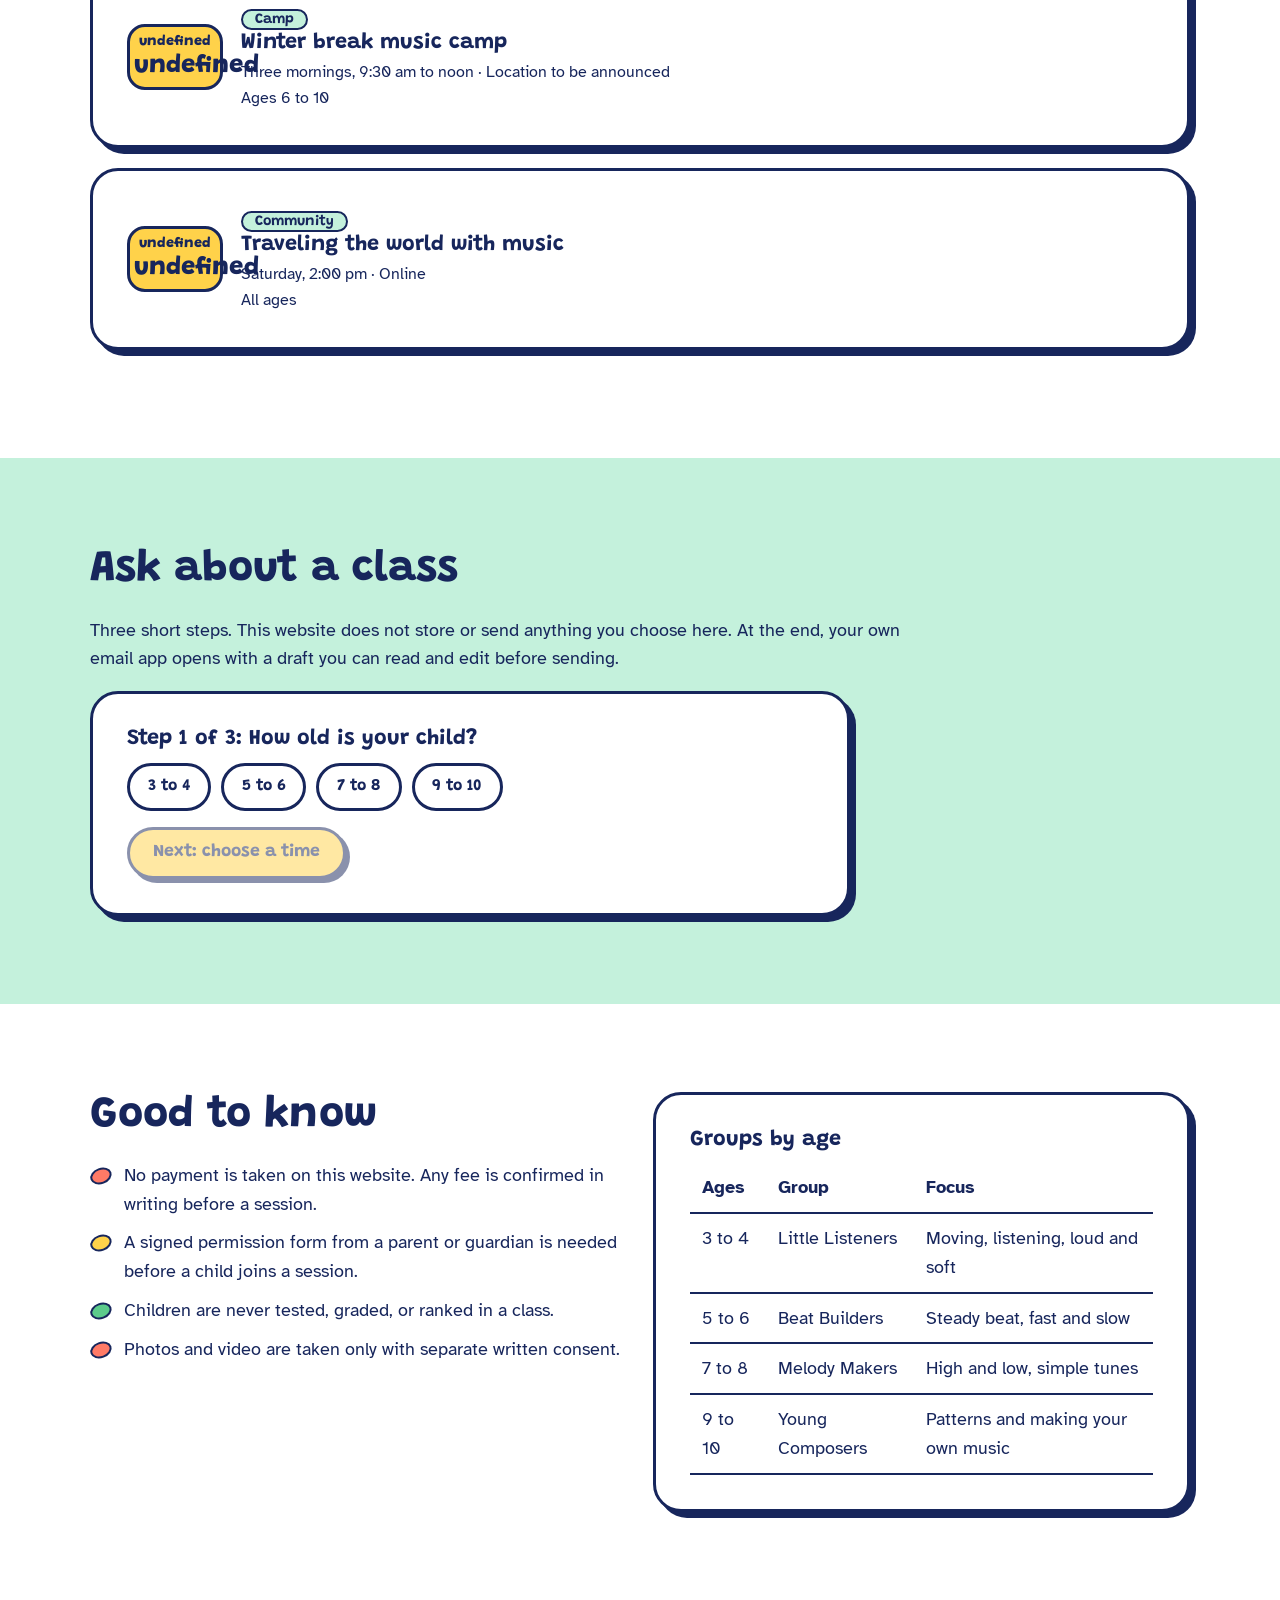
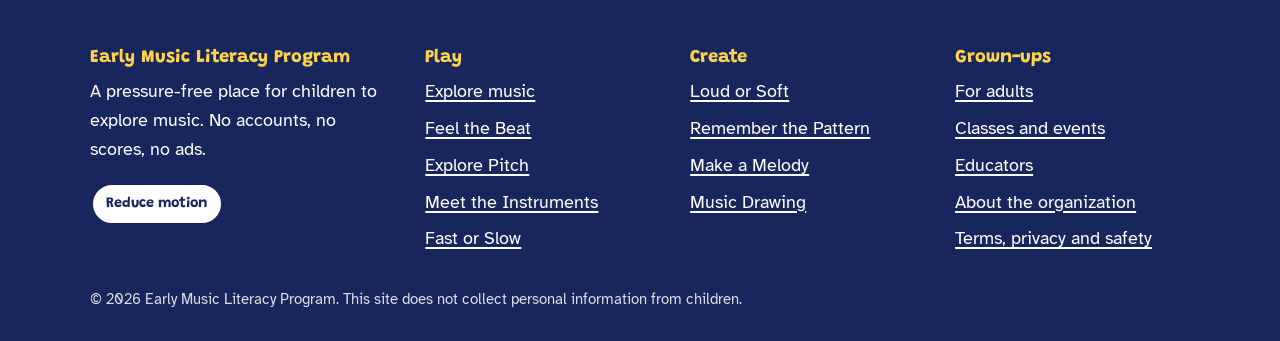
<file: classes.html>
<!doctype html>
<html lang="en">
<head>
<meta charset="utf-8">
<meta name="viewport" content="width=device-width, initial-scale=1">
<title>Classes and Events | Early Music Literacy Program</title>
<meta name="description" content="Free trial sessions, community events, music camps and teacher seminars from the Early Music Literacy Program.">
<link rel="stylesheet" href="assets/css/site.css">
</head>
<body data-page="classes">
<a class="skip" href="#main">Skip to content</a>
<div id="site-header"></div>
<div class="adult-note"><div class="wrap">This page is for parents, guardians and teachers.</div></div>

<main id="main">
  <div class="page-head">
    <div class="wrap">
      <h1>Classes and events</h1>
      <p class="lede">Small, friendly sessions where children explore beat, pitch, and instruments together. No experience or instrument needed.</p>
      <a class="btn btn--sun" href="#ask">Ask about a class</a>
    </div>
  </div>

  <section class="band" aria-labelledby="ev-h">
    <div class="wrap">
      <h2 id="ev-h">Coming up</h2>
      <p id="events-sample"><span class="badge badge--draft">Sample listings</span> These dates show how the calendar will look. Confirmed sessions will replace them.</p>
      <div class="chips" id="event-types" role="group" aria-label="Kind of event" style="margin-bottom:28px">
        <button class="chip" type="button" data-v="All" aria-pressed="true">All</button>
        <button class="chip" type="button" data-v="Free trial" aria-pressed="false">Free trials</button>
        <button class="chip" type="button" data-v="Community" aria-pressed="false">Community events</button>
        <button class="chip" type="button" data-v="Camp" aria-pressed="false">Camps</button>
        <button class="chip" type="button" data-v="Teacher seminar" aria-pressed="false">Teacher seminars</button>
      </div>
      <div id="events" aria-live="polite"></div>
    </div>
  </section>

  <section class="band band--mint" id="ask" aria-labelledby="req-h">
    <div class="wrap">
      <h2 id="req-h">Ask about a class</h2>
      <p>Three short steps. This website does not store or send anything you choose here. At the end, your own email app opens with a draft you can read and edit before sending.</p>

      <div class="sticker" style="max-width:760px">
        <div class="ask-step">
          <h3 tabindex="-1">Step 1 of 3: How old is your child?</h3>
          <div class="chips" id="ask-age" role="group" aria-label="Child's age group">
            <button class="chip" type="button" data-v="3 to 4" aria-pressed="false">3 to 4</button>
            <button class="chip" type="button" data-v="5 to 6" aria-pressed="false">5 to 6</button>
            <button class="chip" type="button" data-v="7 to 8" aria-pressed="false">7 to 8</button>
            <button class="chip" type="button" data-v="9 to 10" aria-pressed="false">9 to 10</button>
          </div>
          <p id="ask-match" role="status" style="margin:16px 0;font-weight:700"></p>
          <button class="btn btn--sun ask-next" type="button" data-to="1" disabled>Next: choose a time</button>
        </div>

        <div class="ask-step hide">
          <h3 tabindex="-1">Step 2 of 3: What time suits your family?</h3>
          <div class="chips" id="ask-when" role="group" aria-label="Preferred time">
            <button class="chip" type="button" data-v="Weekday after school" aria-pressed="false">Weekday after school</button>
            <button class="chip" type="button" data-v="Saturday morning" aria-pressed="false">Saturday morning</button>
            <button class="chip" type="button" data-v="Online session" aria-pressed="false">Online session</button>
          </div>
          <div class="btn-row" style="margin-top:20px">
            <button class="btn ask-back" type="button" data-to="0">Back</button>
            <button class="btn btn--sun ask-next" type="button" data-to="2" disabled>Next: permissions</button>
          </div>
        </div>

        <div class="ask-step hide">
          <h3 tabindex="-1">Step 3 of 3: Permissions</h3>
          <div id="ask-consent">
            <label class="check"><input type="checkbox" required> <span>I am 18 or older and I am the child's parent or legal guardian.</span></label>
            <label class="check"><input type="checkbox" required> <span>I have read the <a href="legal.html" target="_blank" rel="noopener">Terms, Privacy and Safety page</a>, including the section on classes and events.</span></label>
            <label class="check"><input type="checkbox" id="ask-media"> <span>Optional: I am open to discussing photo and video consent. Leaving this unticked means my child will not be photographed or recorded.</span></label>
          </div>
          <div class="btn-row">
            <button class="btn ask-back" type="button" data-to="1">Back</button>
            <button class="btn btn--sun" id="ask-finish" type="button" disabled>Prepare my email</button>
          </div>
        </div>

        <div class="ask-step hide">
          <h3 tabindex="-1">Your request is ready</h3>
          <p>You chose: <strong id="ask-summary"></strong></p>
          <p>Nothing has been sent yet. Press the button to open a draft in your email app. Please do not include medical details in the email. We will ask for anything we need on a paper form.</p>
          <div class="btn-row">
            <a class="btn btn--sun" id="ask-mail" href="#">Open my email draft</a>
            <button class="btn ask-back" type="button" data-to="0">Start over</button>
          </div>
        </div>
      </div>
    </div>
  </section>

  <section class="band" aria-labelledby="know-h">
    <div class="wrap grid-2">
      <div>
        <h2 id="know-h">Good to know</h2>
        <ul class="ticks">
          <li>No payment is taken on this website. Any fee is confirmed in writing before a session.</li>
          <li>A signed permission form from a parent or guardian is needed before a child joins a session.</li>
          <li>Children are never tested, graded, or ranked in a class.</li>
          <li>Photos and video are taken only with separate written consent.</li>
        </ul>
      </div>
      <div class="sticker">
        <h3>Groups by age</h3>
        <table class="table">
          <tr><th>Ages</th><th>Group</th><th>Focus</th></tr>
          <tr><td>3 to 4</td><td>Little Listeners</td><td>Moving, listening, loud and soft</td></tr>
          <tr><td>5 to 6</td><td>Beat Builders</td><td>Steady beat, fast and slow</td></tr>
          <tr><td>7 to 8</td><td>Melody Makers</td><td>High and low, simple tunes</td></tr>
          <tr><td>9 to 10</td><td>Young Composers</td><td>Patterns and making your own music</td></tr>
        </table>
      </div>
    </div>
  </section>
</main>

<div id="site-footer"></div>
<script src="content.js"></script>
<script src="assets/js/art.js"></script>
<script src="assets/js/audio.js"></script>
<script src="assets/js/site.js"></script>
<script src="assets/js/grownups.js"></script>
</body>
</html>
</file>
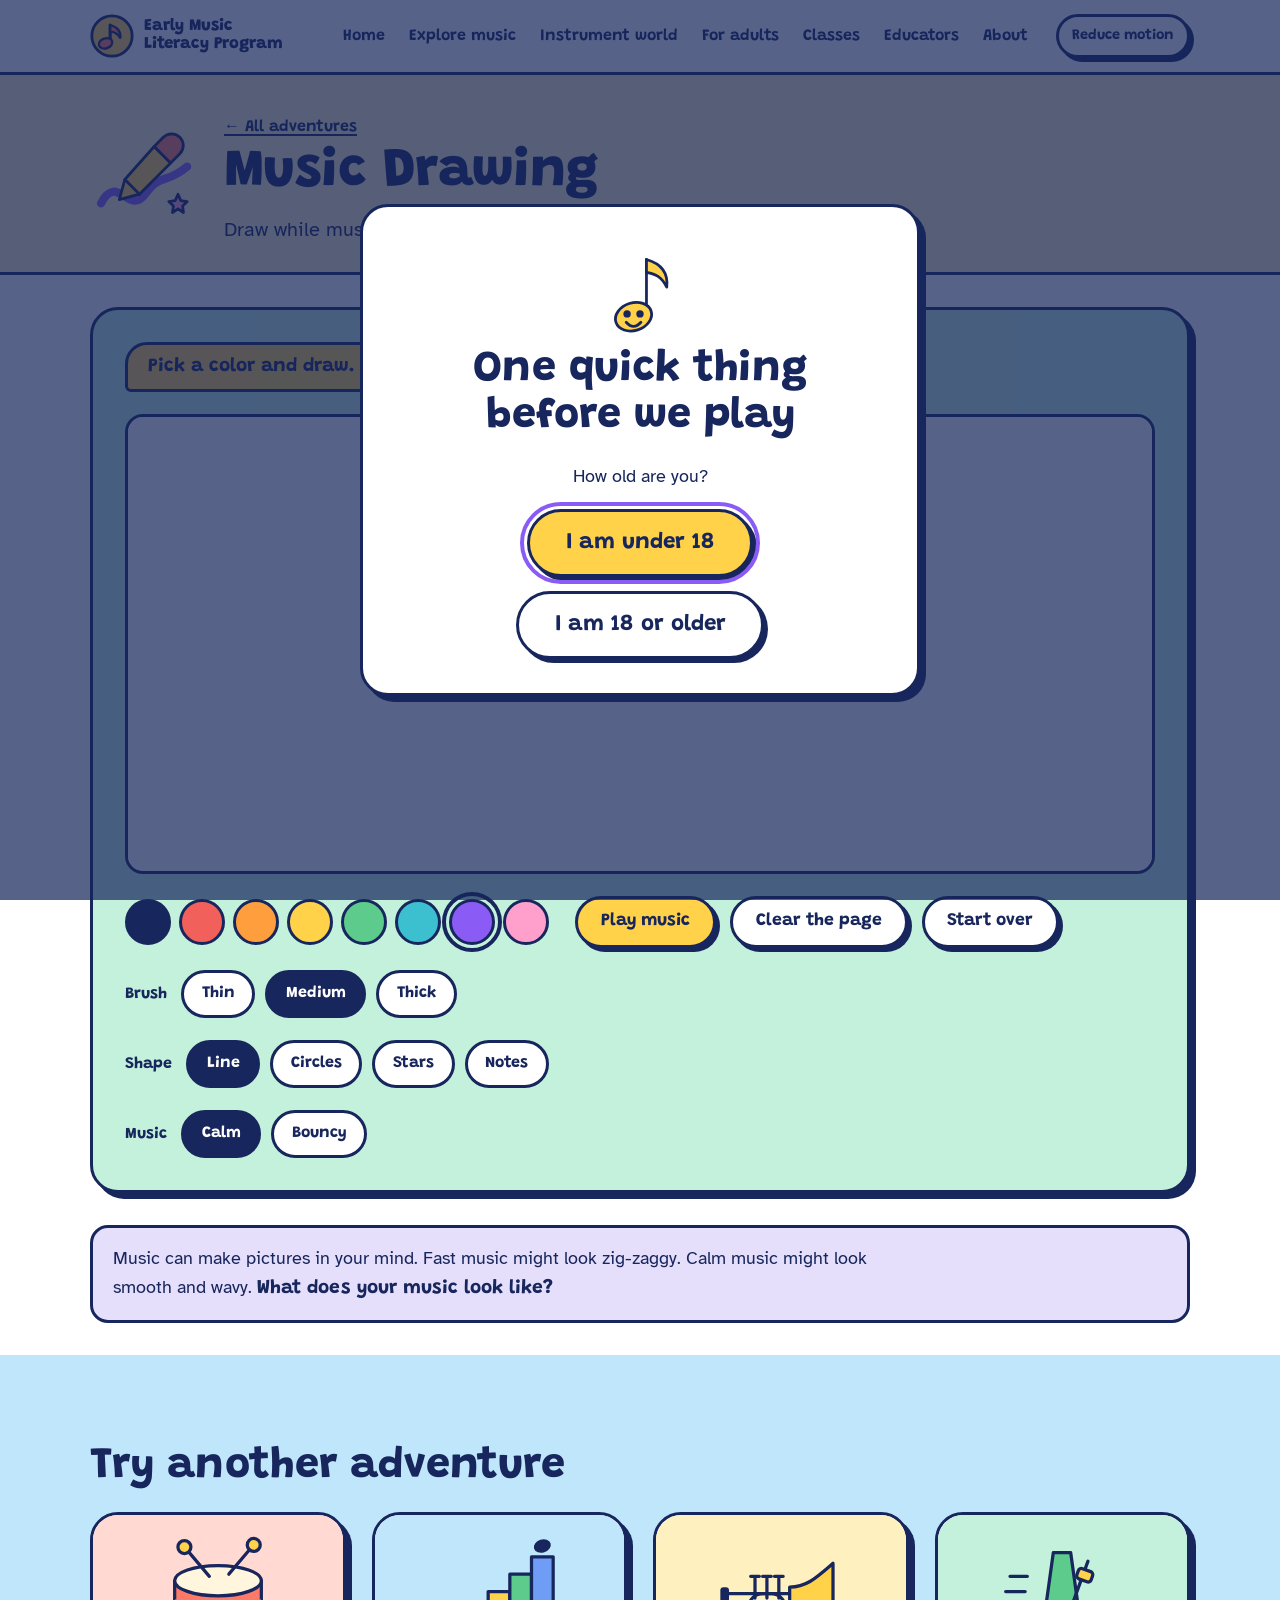
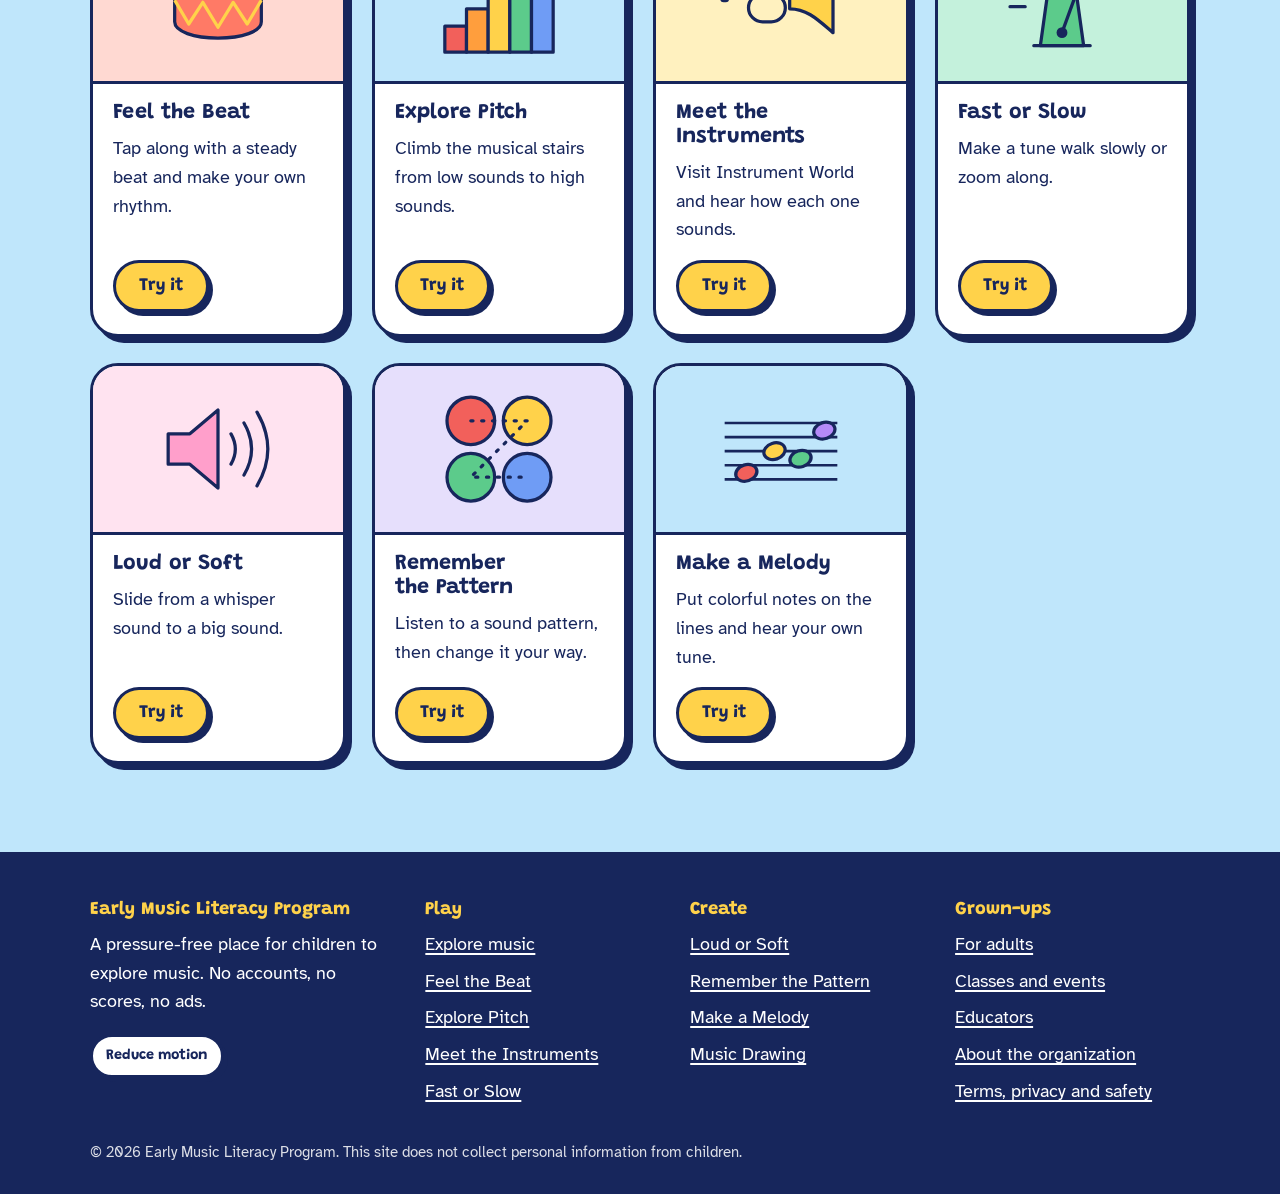
<file: drawing.html>
<!doctype html>
<html lang="en">
<head>
<meta charset="utf-8">
<meta name="viewport" content="width=device-width, initial-scale=1">
<title>Music Drawing | Early Music Literacy Program</title>
<meta name="description" content="Draw while music plays and watch your lines dance.">
<link rel="stylesheet" href="assets/css/site.css">
</head>
<body data-page="drawing" data-gated>
<a class="skip" href="#main">Skip to content</a>
<div id="site-header"></div>

<main id="main">
  <div class="act-head" style="--tint:#fff1bf">
    <div class="wrap">
      <span data-art="drawing"></span>
      <div>
        <a class="crumb" href="explore.html">&larr; All adventures</a>
        <h1>Music Drawing</h1>
        <p>Draw while music plays and watch your lines dance.</p>
      </div>
    </div>
  </div>

  <div class="wrap">
    <section class="stage" aria-label="Music Drawing activity">
      <p class="say" id="say" role="status" aria-live="polite">Pick a color and draw. Press Play music to make your brush dance.</p>
      <canvas class="easel" id="easel" aria-label="Drawing area"></canvas>
      <div class="controls">
        <div class="swatches" id="colors" role="group" aria-label="Colors"></div>
        <div class="btn-row">
          <button class="btn btn--sun" id="music" type="button" aria-pressed="false">Play music</button>
          <button class="btn" id="clear" type="button">Clear the page</button>
          <button class="btn" id="over" type="button">Start over</button>
        </div>
      </div>
      <div class="chips" id="sizes" role="group" aria-label="Brush size">
        <span class="chips__label">Brush</span>
        <button class="chip" type="button" data-v="5" aria-pressed="false">Thin</button>
        <button class="chip" type="button" data-v="12" aria-pressed="true">Medium</button>
        <button class="chip" type="button" data-v="24" aria-pressed="false">Thick</button>
      </div>
      <div class="chips" id="shapes" role="group" aria-label="Shape">
        <span class="chips__label">Shape</span>
        <button class="chip" type="button" data-v="brush" aria-pressed="true">Line</button>
        <button class="chip" type="button" data-v="circle" aria-pressed="false">Circles</button>
        <button class="chip" type="button" data-v="star" aria-pressed="false">Stars</button>
        <button class="chip" type="button" data-v="note" aria-pressed="false">Notes</button>
      </div>
      <div class="chips" id="moods" role="group" aria-label="Music mood">
        <span class="chips__label">Music</span>
        <button class="chip" type="button" data-v="calm" aria-pressed="true">Calm</button>
        <button class="chip" type="button" data-v="bouncy" aria-pressed="false">Bouncy</button>
      </div>
    </section>

    <aside class="word" aria-label="Music word">
      <p>Music can make pictures in your mind. Fast music might look zig-zaggy. Calm music might look smooth and wavy. <strong>What does your music look like?</strong></p>
    </aside>
  </div>

  <section class="band band--sky" aria-labelledby="more-h">
    <div class="wrap">
      <h2 id="more-h">Try another adventure</h2>
      <div class="cards" data-cards></div>
    </div>
  </section>
</main>

<div id="site-footer"></div>
<script src="content.js"></script>
<script src="assets/js/art.js"></script>
<script src="assets/js/audio.js"></script>
<script src="assets/js/site.js"></script>
<script src="assets/js/activities.js"></script>
</body>
</html>
</file>
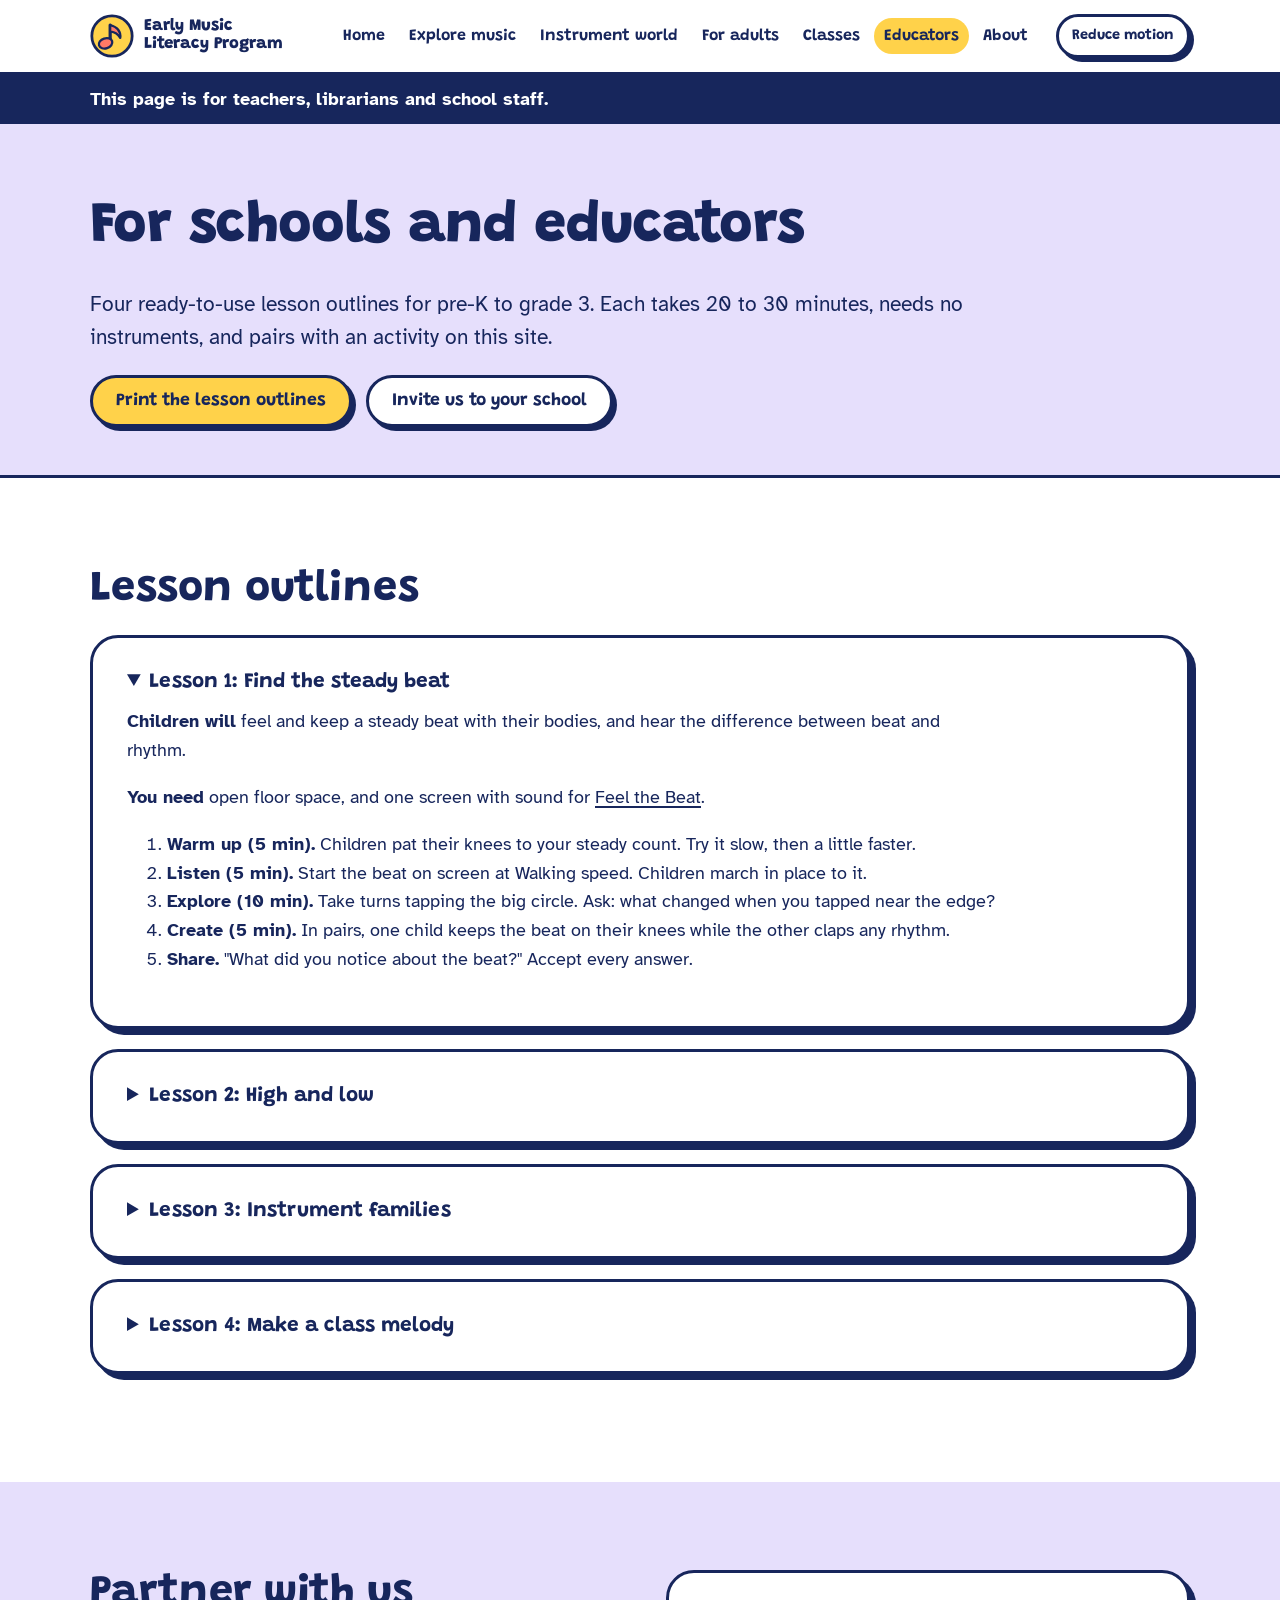
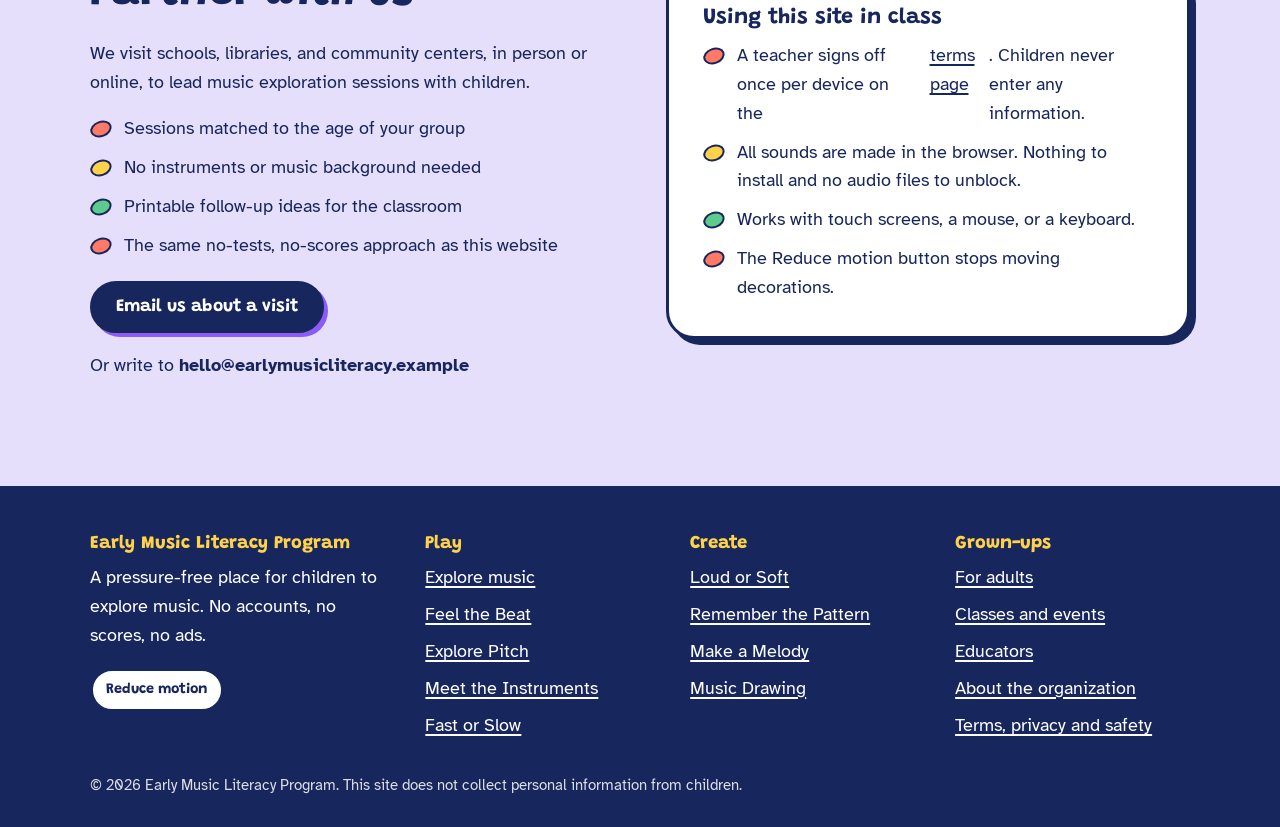
<file: educators.html>
<!doctype html>
<html lang="en">
<head>
<meta charset="utf-8">
<meta name="viewport" content="width=device-width, initial-scale=1">
<title>Educators | Early Music Literacy Program</title>
<meta name="description" content="Free lesson outlines for pre-K to grade 3 classrooms, and how schools and libraries can partner with the Early Music Literacy Program.">
<link rel="stylesheet" href="assets/css/site.css">
</head>
<body data-page="educators">
<a class="skip" href="#main">Skip to content</a>
<div id="site-header"></div>
<div class="adult-note"><div class="wrap">This page is for teachers, librarians and school staff.</div></div>

<main id="main">
  <div class="page-head">
    <div class="wrap">
      <h1>For schools and educators</h1>
      <p class="lede">Four ready-to-use lesson outlines for pre-K to grade 3. Each takes 20 to 30 minutes, needs no instruments, and pairs with an activity on this site.</p>
      <div class="btn-row">
        <button class="btn btn--sun" type="button" data-print>Print the lesson outlines</button>
        <a class="btn" href="#partner">Invite us to your school</a>
      </div>
    </div>
  </div>

  <section class="band" aria-labelledby="plans-h">
    <div class="wrap">
      <h2 id="plans-h">Lesson outlines</h2>

      <details class="sticker" open>
        <summary>Lesson 1: Find the steady beat</summary>
        <p><strong>Children will</strong> feel and keep a steady beat with their bodies, and hear the difference between beat and rhythm.</p>
        <p><strong>You need</strong> open floor space, and one screen with sound for <a href="beat.html">Feel the Beat</a>.</p>
        <ol>
          <li><strong>Warm up (5 min).</strong> Children pat their knees to your steady count. Try it slow, then a little faster.</li>
          <li><strong>Listen (5 min).</strong> Start the beat on screen at Walking speed. Children march in place to it.</li>
          <li><strong>Explore (10 min).</strong> Take turns tapping the big circle. Ask: what changed when you tapped near the edge?</li>
          <li><strong>Create (5 min).</strong> In pairs, one child keeps the beat on their knees while the other claps any rhythm.</li>
          <li><strong>Share.</strong> "What did you notice about the beat?" Accept every answer.</li>
        </ol>
      </details>

      <details class="sticker">
        <summary>Lesson 2: High and low</summary>
        <p><strong>Children will</strong> describe sounds as higher or lower and show pitch with their bodies.</p>
        <p><strong>You need</strong> one screen with sound for <a href="pitch.html">Explore Pitch</a>.</p>
        <ol>
          <li><strong>Warm up (5 min).</strong> Voice slides: follow your hand up and down with an "ooo" sound.</li>
          <li><strong>Listen (5 min).</strong> Walk up the musical stairs on screen. Children rise from crouching to tiptoe.</li>
          <li><strong>Explore (10 min).</strong> A child taps two steps. The class shows with their hands whether the second sound went up or down. Describe, do not correct.</li>
          <li><strong>Create (5 min).</strong> Children draw a line that goes up and down, then sing or hum it.</li>
        </ol>
      </details>

      <details class="sticker">
        <summary>Lesson 3: Instrument families</summary>
        <p><strong>Children will</strong> name four ways instruments make sound: hitting, shaking, plucking or bowing, and blowing.</p>
        <p><strong>You need</strong> one screen with sound for <a href="instruments.html">Instrument World</a>, and a few classroom objects.</p>
        <ol>
          <li><strong>Listen (10 min).</strong> Play each instrument on screen. After each one ask, "How do you think the player makes that sound?"</li>
          <li><strong>Sort (5 min).</strong> Use the family buttons to group the instruments. Mime playing each one.</li>
          <li><strong>Explore (10 min).</strong> Sound hunt: children find one classroom object to tap and one to shake.</li>
          <li><strong>Share.</strong> Each child shows their sound. The class echoes it with their voices.</li>
        </ol>
      </details>

      <details class="sticker">
        <summary>Lesson 4: Make a class melody</summary>
        <p><strong>Children will</strong> build a short melody together and hear how changing notes or tempo changes the music.</p>
        <p><strong>You need</strong> one screen with sound for <a href="melody.html">Make a Melody</a>.</p>
        <ol>
          <li><strong>Warm up (5 min).</strong> Echo singing: you sing three notes on "la", children copy.</li>
          <li><strong>Create (15 min).</strong> Each child chooses one colorful note to add. Play the melody after every few notes.</li>
          <li><strong>Explore (5 min).</strong> Change the instrument. Change the speed. Ask what feels different.</li>
          <li><strong>Share.</strong> Give the melody a name together. There is no wrong melody.</li>
        </ol>
      </details>
    </div>
  </section>

  <section class="band band--lav" id="partner" aria-labelledby="partner-h">
    <div class="wrap split">
      <div>
        <h2 id="partner-h">Partner with us</h2>
        <p>We visit schools, libraries, and community centers, in person or online, to lead music exploration sessions with children.</p>
        <ul class="ticks">
          <li>Sessions matched to the age of your group</li>
          <li>No instruments or music background needed</li>
          <li>Printable follow-up ideas for the classroom</li>
          <li>The same no-tests, no-scores approach as this website</li>
        </ul>
        <p style="margin-top:1.2em"><a class="btn btn--navy" data-mail="School or library partnership" href="#">Email us about a visit</a></p>
        <p>Or write to <strong data-email></strong></p>
      </div>
      <div class="sticker">
        <h3>Using this site in class</h3>
        <ul class="ticks">
          <li>A teacher signs off once per device on the <a href="legal.html#sign-off">terms page</a>. Children never enter any information.</li>
          <li>All sounds are made in the browser. Nothing to install and no audio files to unblock.</li>
          <li>Works with touch screens, a mouse, or a keyboard.</li>
          <li>The Reduce motion button stops moving decorations.</li>
        </ul>
      </div>
    </div>
  </section>
</main>

<div id="site-footer"></div>
<script src="content.js"></script>
<script src="assets/js/art.js"></script>
<script src="assets/js/audio.js"></script>
<script src="assets/js/site.js"></script>
<script src="assets/js/grownups.js"></script>
</body>
</html>
</file>
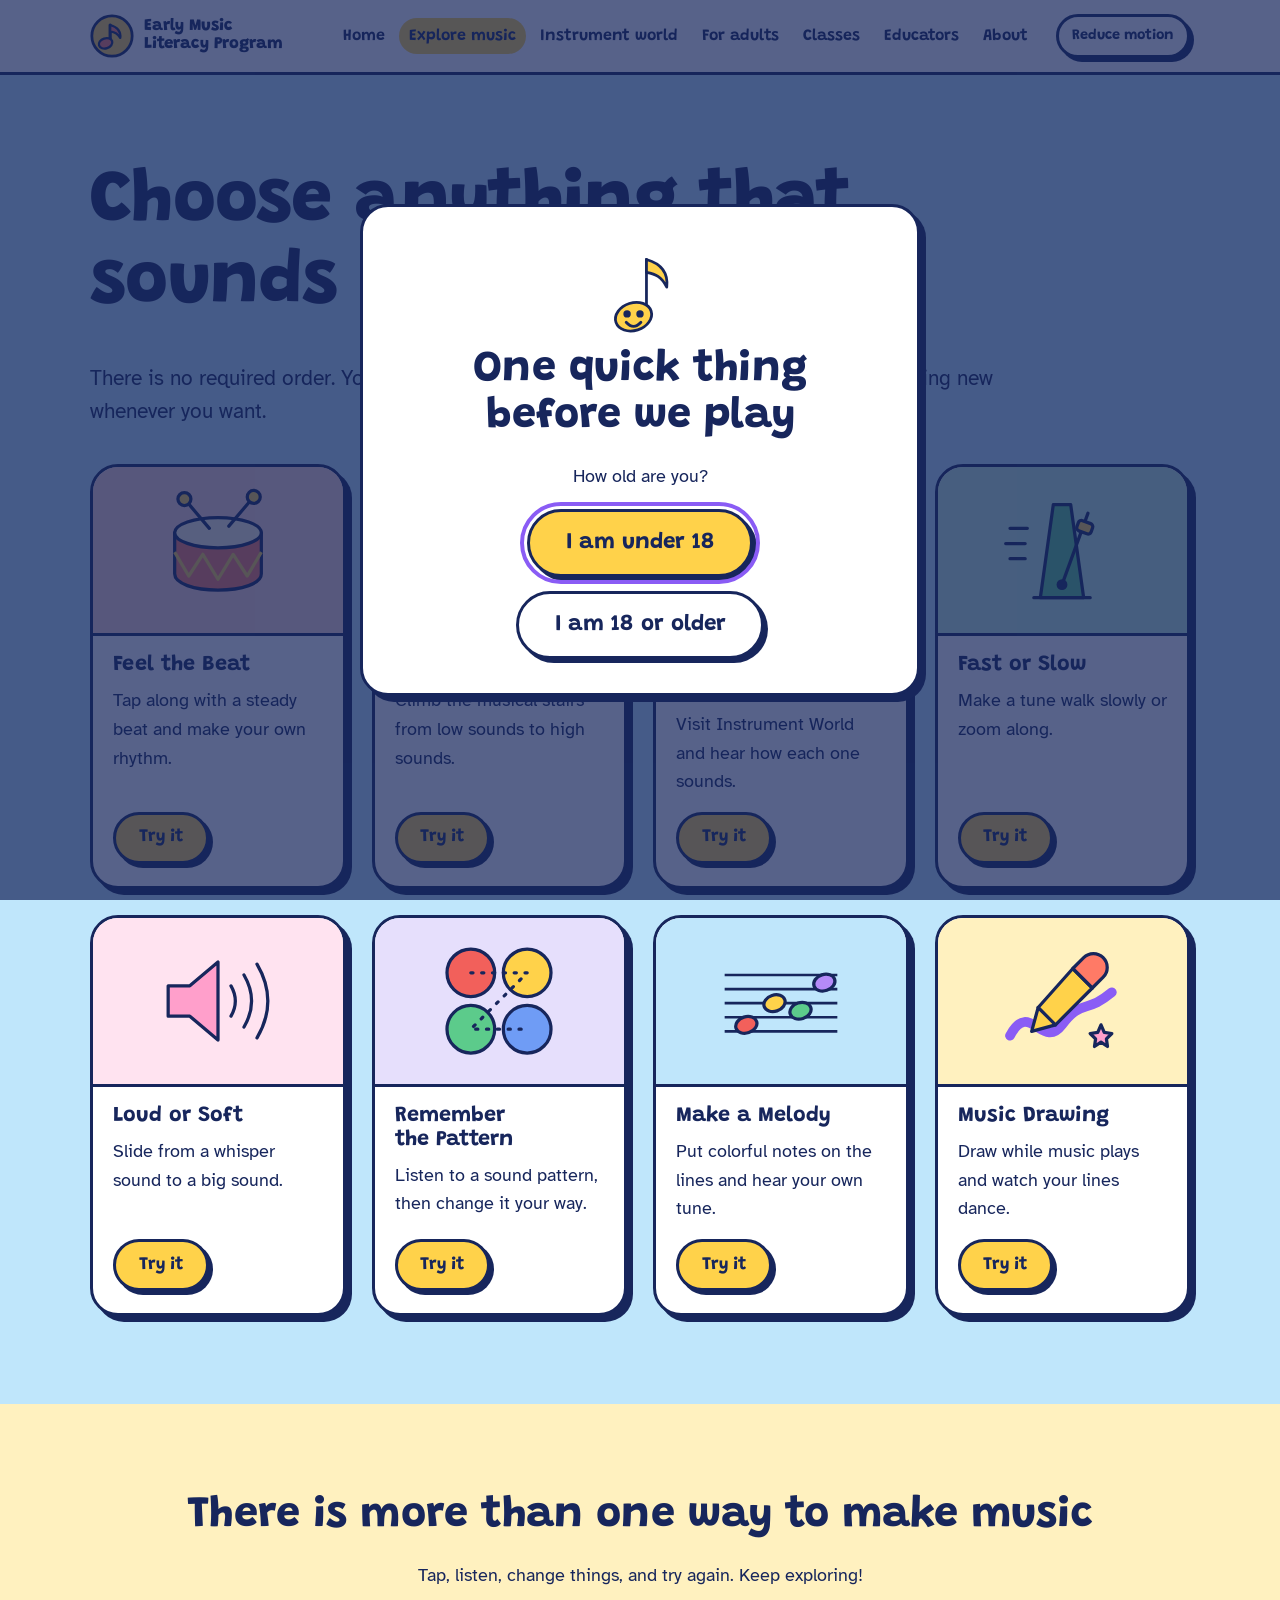
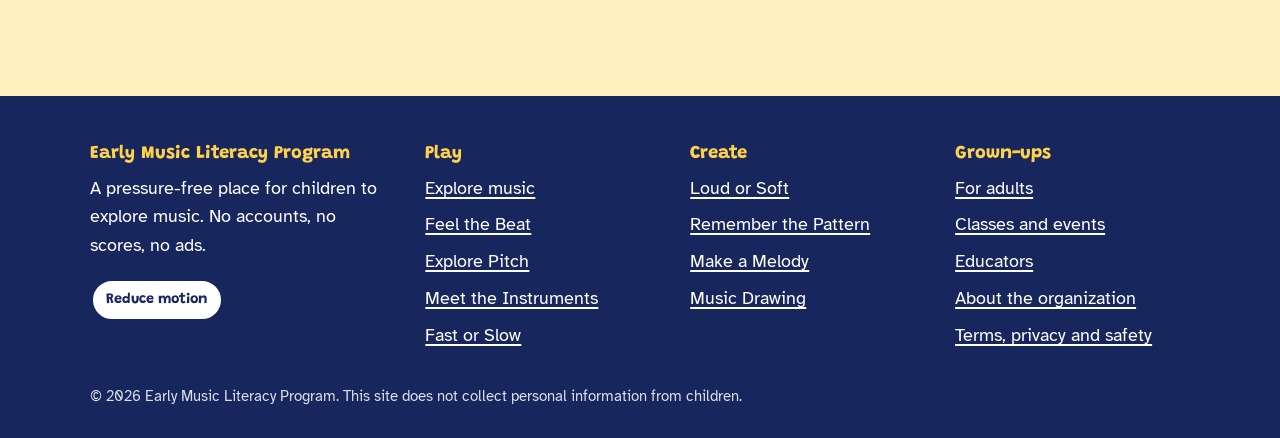
<file: explore.html>
<!doctype html>
<html lang="en">
<head>
<meta charset="utf-8">
<meta name="viewport" content="width=device-width, initial-scale=1">
<title>Explore Music | Early Music Literacy Program</title>
<meta name="description" content="Eight music adventures for young children. Choose anything that sounds interesting. There is no required order.">
<link rel="stylesheet" href="assets/css/site.css">
</head>
<body data-page="explore" data-gated>
<a class="skip" href="#main">Skip to content</a>
<div id="site-header"></div>

<main id="main">
  <section class="band band--sky">
    <div class="wrap">
      <h1>Choose anything that sounds interesting!</h1>
      <p class="lede">There is no required order. You can try an activity, start over, change it, or move to something new whenever you want.</p>
      <div class="cards" data-cards style="margin-top:36px"></div>
    </div>
  </section>

  <section class="band band--sun">
    <div class="wrap center">
      <h2>There is more than one way to make music</h2>
      <p>Tap, listen, change things, and try again. Keep exploring!</p>
    </div>
  </section>
</main>

<div id="site-footer"></div>
<script src="content.js"></script>
<script src="assets/js/art.js"></script>
<script src="assets/js/audio.js"></script>
<script src="assets/js/site.js"></script>
</body>
</html>
</file>
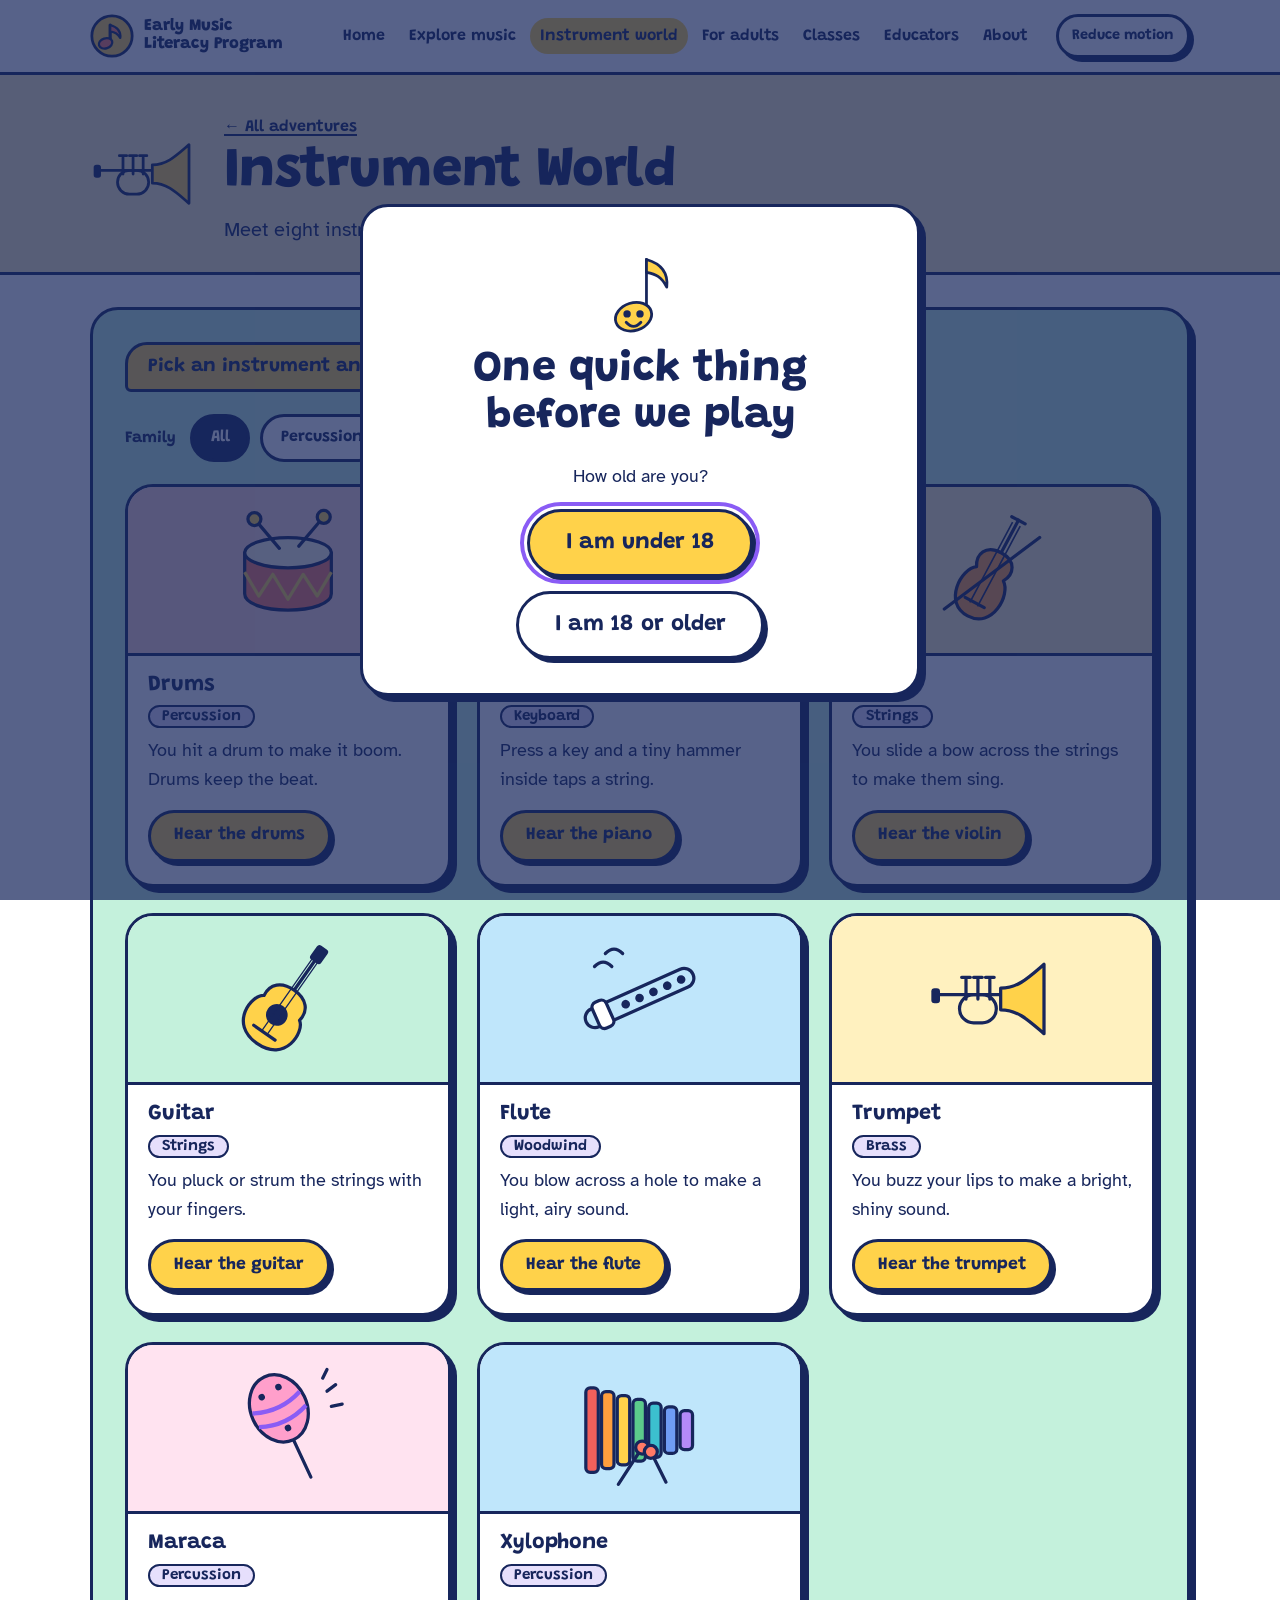
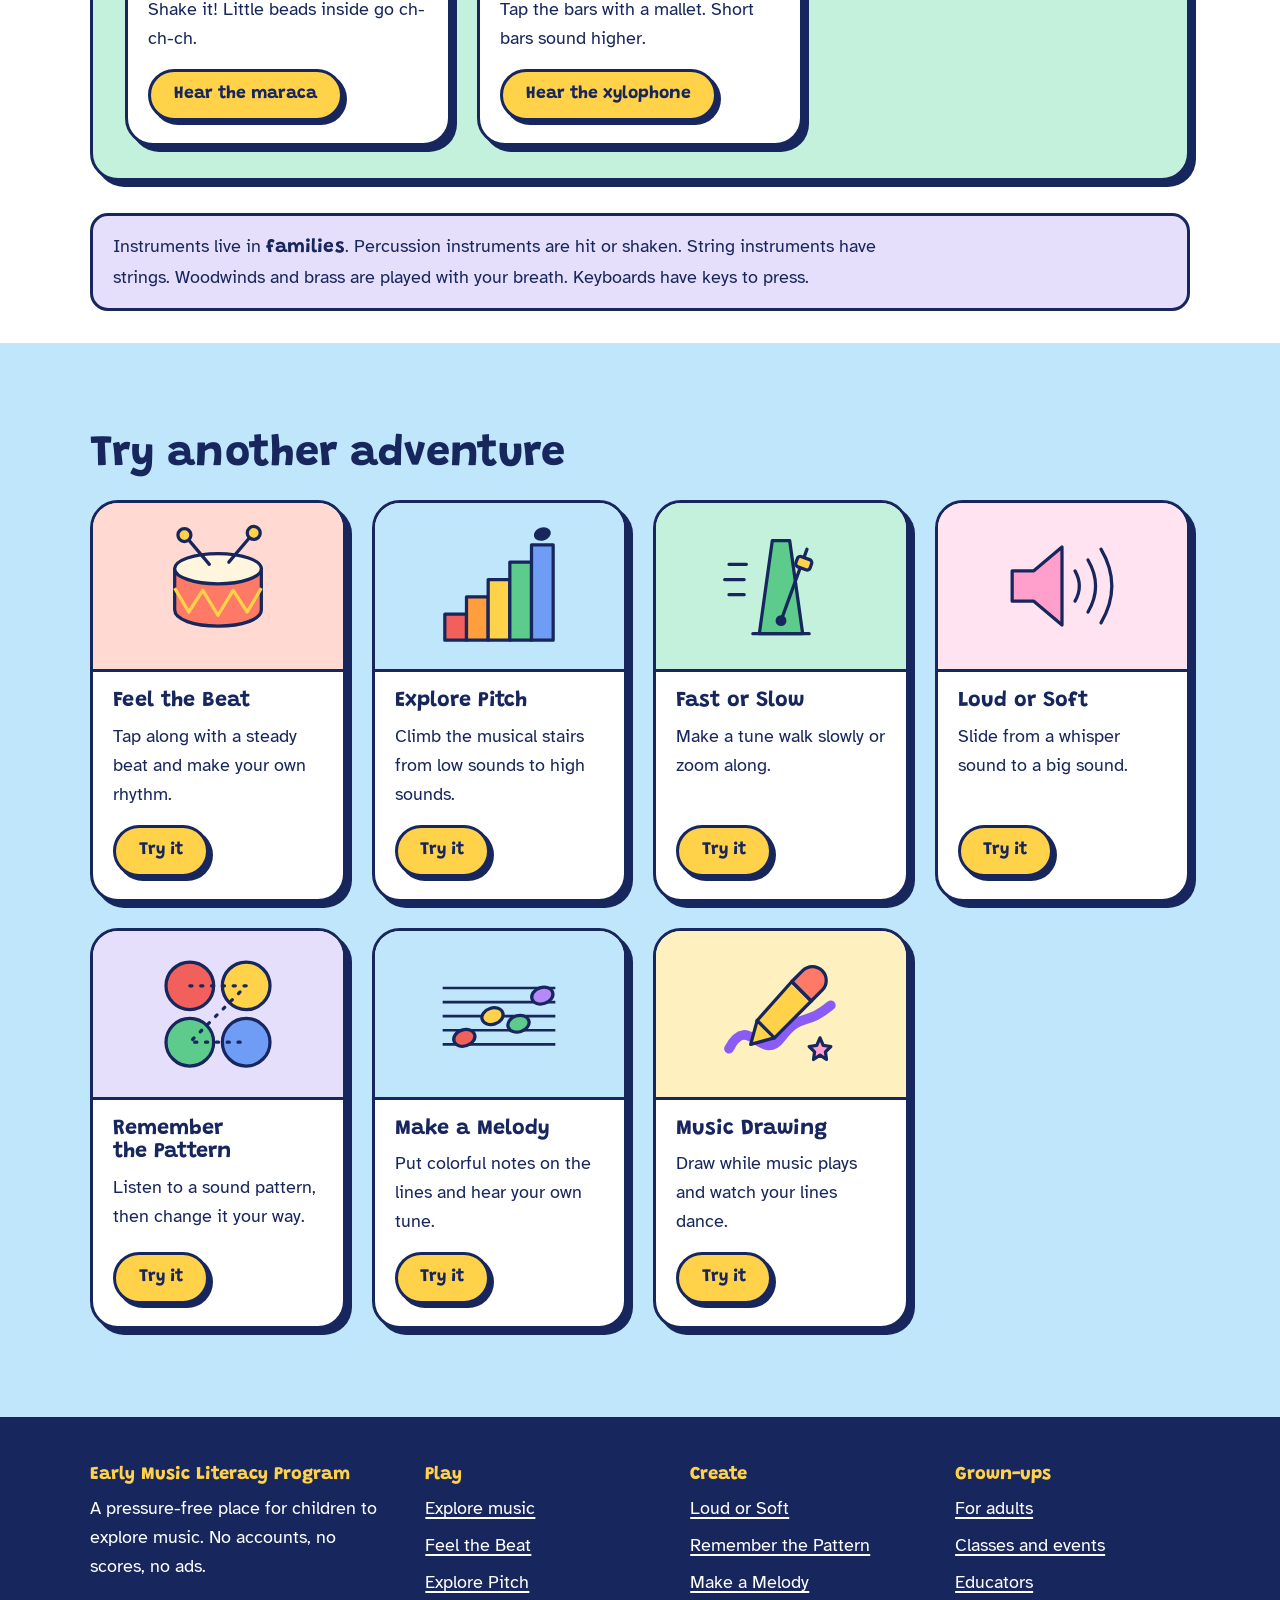
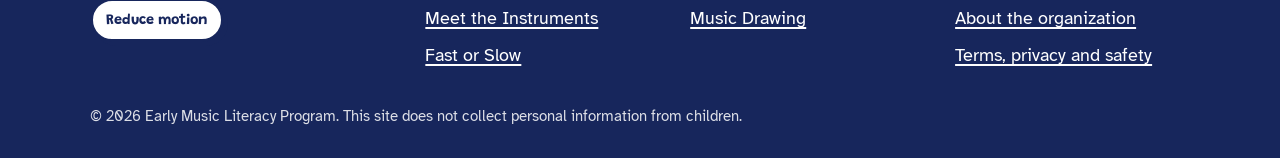
<file: instruments.html>
<!doctype html>
<html lang="en">
<head>
<meta charset="utf-8">
<meta name="viewport" content="width=device-width, initial-scale=1">
<title>Instrument World | Early Music Literacy Program</title>
<meta name="description" content="Meet eight instruments and hear how each one sounds.">
<link rel="stylesheet" href="assets/css/site.css">
</head>
<body data-page="instruments" data-gated>
<a class="skip" href="#main">Skip to content</a>
<div id="site-header"></div>

<main id="main">
  <div class="act-head" style="--tint:#fff1bf">
    <div class="wrap">
      <span data-art="trumpet"></span>
      <div>
        <a class="crumb" href="explore.html">&larr; All adventures</a>
        <h1>Instrument World</h1>
        <p>Meet eight instruments and hear how each one sounds.</p>
      </div>
    </div>
  </div>

  <div class="wrap">
    <section class="stage" aria-label="Instrument World activity">
      <p class="say" id="say" role="status" aria-live="polite">Pick an instrument and press its button.</p>
      <div class="chips" id="families" role="group" aria-label="Instrument family">
        <span class="chips__label">Family</span>
        <button class="chip" type="button" data-v="All" aria-pressed="true">All</button>
        <button class="chip" type="button" data-v="Percussion" aria-pressed="false">Percussion</button>
        <button class="chip" type="button" data-v="Strings" aria-pressed="false">Strings</button>
        <button class="chip" type="button" data-v="Woodwind" aria-pressed="false">Woodwind</button>
        <button class="chip" type="button" data-v="Brass" aria-pressed="false">Brass</button>
        <button class="chip" type="button" data-v="Keyboard" aria-pressed="false">Keyboard</button>
      </div>
      <div class="cards" id="inst-grid"></div>
    </section>

    <aside class="word" aria-label="Music word">
      <p>Instruments live in <strong>families</strong>. Percussion instruments are hit or shaken. String instruments have strings. Woodwinds and brass are played with your breath. Keyboards have keys to press.</p>
    </aside>
  </div>

  <section class="band band--sky" aria-labelledby="more-h">
    <div class="wrap">
      <h2 id="more-h">Try another adventure</h2>
      <div class="cards" data-cards></div>
    </div>
  </section>
</main>

<div id="site-footer"></div>
<script src="content.js"></script>
<script src="assets/js/art.js"></script>
<script src="assets/js/audio.js"></script>
<script src="assets/js/site.js"></script>
<script src="assets/js/activities.js"></script>
</body>
</html>
</file>
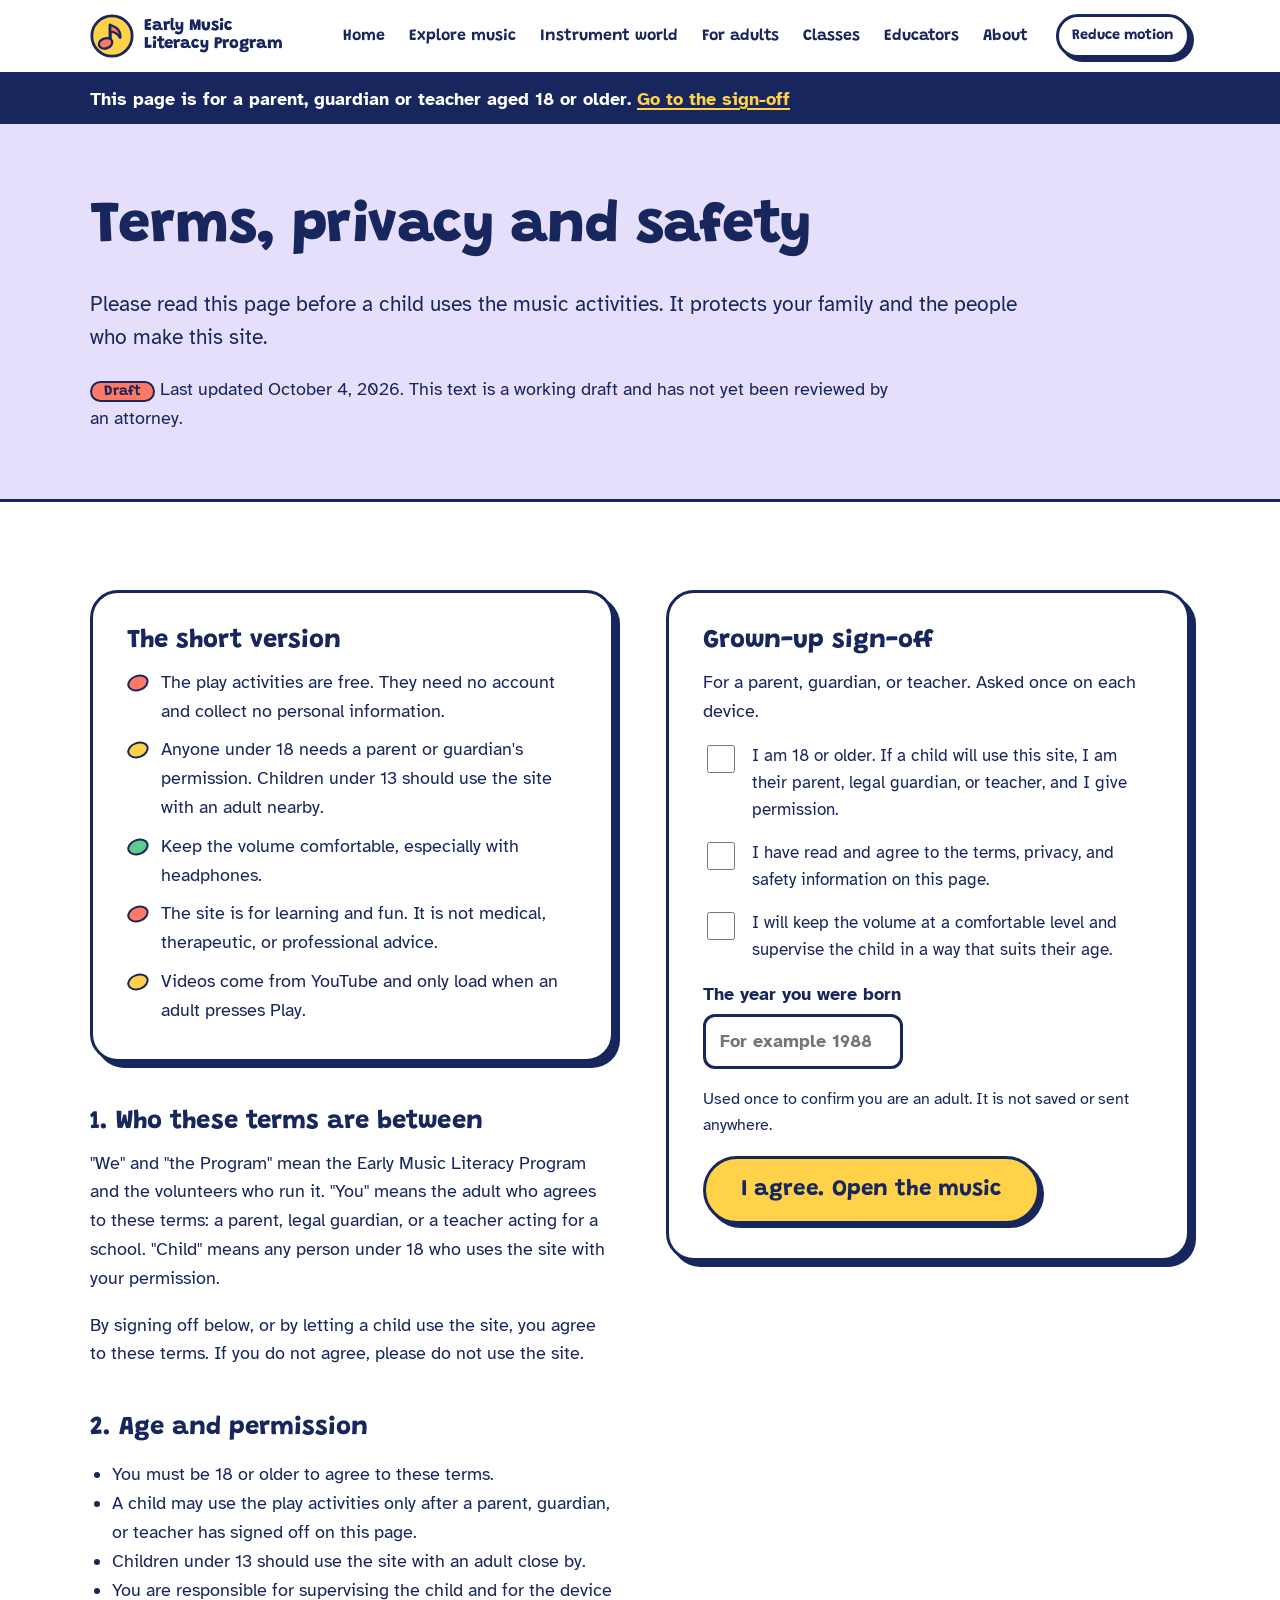
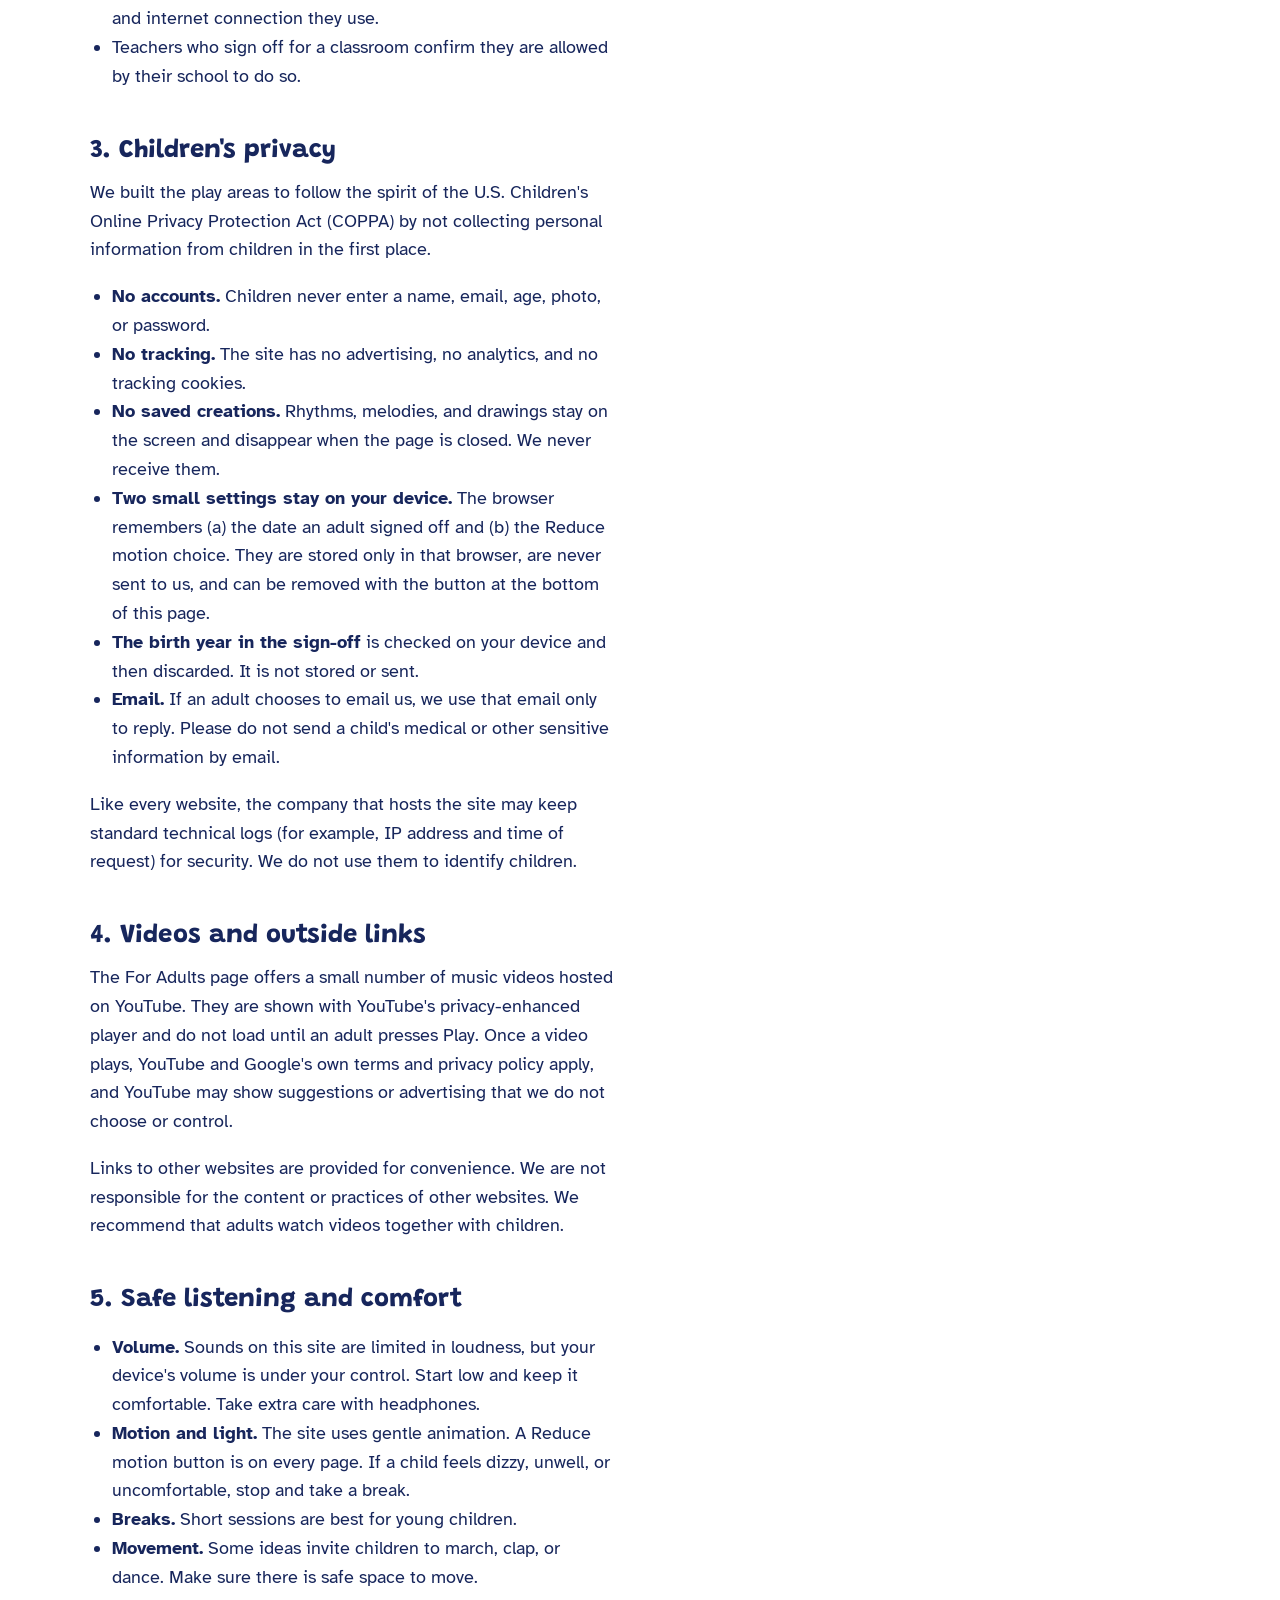
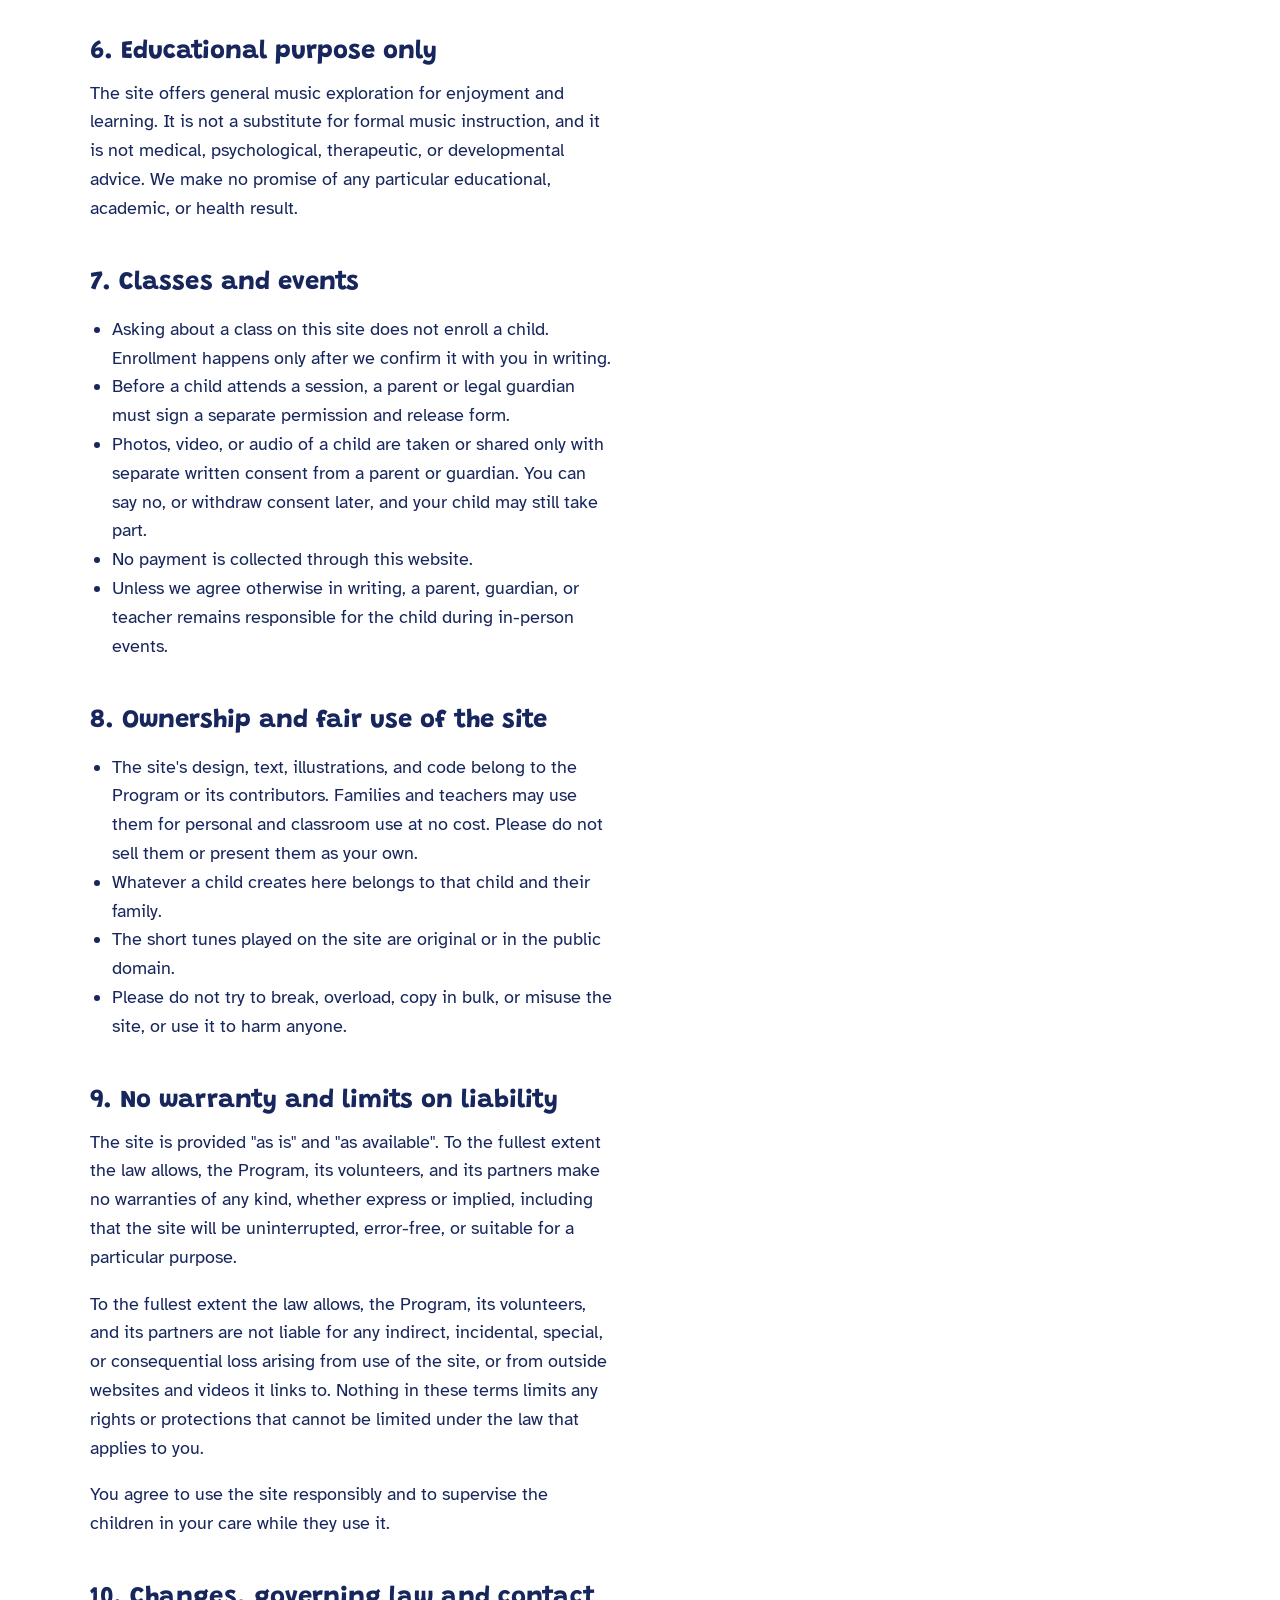
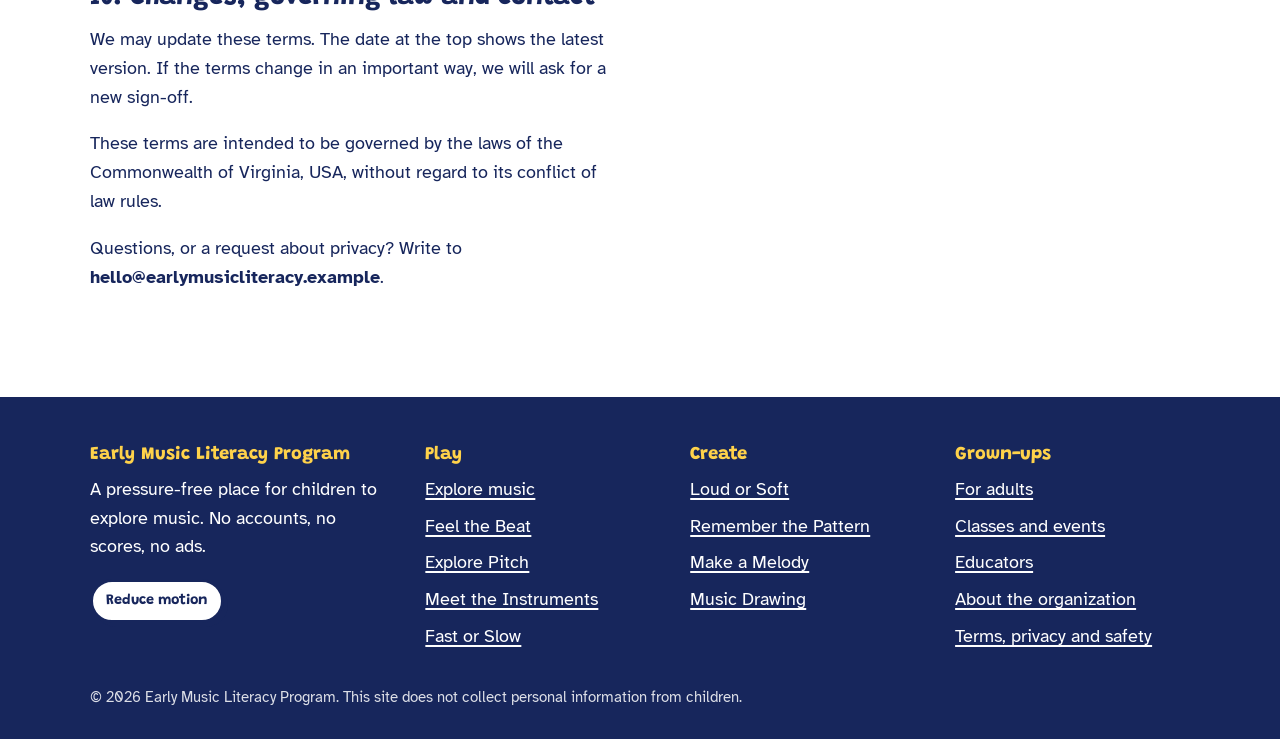
<file: legal.html>
<!doctype html>
<html lang="en">
<head>
<meta charset="utf-8">
<meta name="viewport" content="width=device-width, initial-scale=1">
<title>Terms, Privacy and Safety | Early Music Literacy Program</title>
<meta name="description" content="Terms of use, children's privacy, safe listening, and the parent or guardian sign-off for the Early Music Literacy Program website.">
<link rel="stylesheet" href="assets/css/site.css">
</head>
<body data-page="legal">
<a class="skip" href="#main">Skip to content</a>
<div id="site-header"></div>
<div class="adult-note"><div class="wrap">This page is for a parent, guardian or teacher aged 18 or older. <a href="#sign-off">Go to the sign-off</a></div></div>

<main id="main">
  <div class="page-head">
    <div class="wrap">
      <h1>Terms, privacy and safety</h1>
      <p class="lede">Please read this page before a child uses the music activities. It protects your family and the people who make this site.</p>
      <p><span class="badge badge--draft">Draft</span> Last updated October 4, 2026. This text is a working draft and has not yet been reviewed by an attorney.</p>
    </div>
  </div>

  <section class="band legal">
    <div class="wrap split">
      <div>
        <div class="sticker">
          <h2 style="margin-top:0">The short version</h2>
          <ul class="ticks">
            <li>The play activities are free. They need no account and collect no personal information.</li>
            <li>Anyone under 18 needs a parent or guardian's permission. Children under 13 should use the site with an adult nearby.</li>
            <li>Keep the volume comfortable, especially with headphones.</li>
            <li>The site is for learning and fun. It is not medical, therapeutic, or professional advice.</li>
            <li>Videos come from YouTube and only load when an adult presses Play.</li>
          </ul>
        </div>

        <h2 id="who">1. Who these terms are between</h2>
        <p>"We" and "the Program" mean the Early Music Literacy Program and the volunteers who run it. "You" means the adult who agrees to these terms: a parent, legal guardian, or a teacher acting for a school. "Child" means any person under 18 who uses the site with your permission.</p>
        <p>By signing off below, or by letting a child use the site, you agree to these terms. If you do not agree, please do not use the site.</p>

        <h2 id="permission">2. Age and permission</h2>
        <ul>
          <li>You must be 18 or older to agree to these terms.</li>
          <li>A child may use the play activities only after a parent, guardian, or teacher has signed off on this page.</li>
          <li>Children under 13 should use the site with an adult close by.</li>
          <li>You are responsible for supervising the child and for the device and internet connection they use.</li>
          <li>Teachers who sign off for a classroom confirm they are allowed by their school to do so.</li>
        </ul>

        <h2 id="privacy">3. Children's privacy</h2>
        <p>We built the play areas to follow the spirit of the U.S. Children's Online Privacy Protection Act (COPPA) by not collecting personal information from children in the first place.</p>
        <ul>
          <li><strong>No accounts.</strong> Children never enter a name, email, age, photo, or password.</li>
          <li><strong>No tracking.</strong> The site has no advertising, no analytics, and no tracking cookies.</li>
          <li><strong>No saved creations.</strong> Rhythms, melodies, and drawings stay on the screen and disappear when the page is closed. We never receive them.</li>
          <li><strong>Two small settings stay on your device.</strong> The browser remembers (a) the date an adult signed off and (b) the Reduce motion choice. They are stored only in that browser, are never sent to us, and can be removed with the button at the bottom of this page.</li>
          <li><strong>The birth year in the sign-off</strong> is checked on your device and then discarded. It is not stored or sent.</li>
          <li><strong>Email.</strong> If an adult chooses to email us, we use that email only to reply. Please do not send a child's medical or other sensitive information by email.</li>
        </ul>
        <p>Like every website, the company that hosts the site may keep standard technical logs (for example, IP address and time of request) for security. We do not use them to identify children.</p>

        <h2 id="outside">4. Videos and outside links</h2>
        <p>The For Adults page offers a small number of music videos hosted on YouTube. They are shown with YouTube's privacy-enhanced player and do not load until an adult presses Play. Once a video plays, YouTube and Google's own terms and privacy policy apply, and YouTube may show suggestions or advertising that we do not choose or control.</p>
        <p>Links to other websites are provided for convenience. We are not responsible for the content or practices of other websites. We recommend that adults watch videos together with children.</p>

        <h2 id="safety">5. Safe listening and comfort</h2>
        <ul>
          <li><strong>Volume.</strong> Sounds on this site are limited in loudness, but your device's volume is under your control. Start low and keep it comfortable. Take extra care with headphones.</li>
          <li><strong>Motion and light.</strong> The site uses gentle animation. A Reduce motion button is on every page. If a child feels dizzy, unwell, or uncomfortable, stop and take a break.</li>
          <li><strong>Breaks.</strong> Short sessions are best for young children.</li>
          <li><strong>Movement.</strong> Some ideas invite children to march, clap, or dance. Make sure there is safe space to move.</li>
        </ul>

        <h2 id="purpose">6. Educational purpose only</h2>
        <p>The site offers general music exploration for enjoyment and learning. It is not a substitute for formal music instruction, and it is not medical, psychological, therapeutic, or developmental advice. We make no promise of any particular educational, academic, or health result.</p>

        <h2 id="classes">7. Classes and events</h2>
        <ul>
          <li>Asking about a class on this site does not enroll a child. Enrollment happens only after we confirm it with you in writing.</li>
          <li>Before a child attends a session, a parent or legal guardian must sign a separate permission and release form.</li>
          <li>Photos, video, or audio of a child are taken or shared only with separate written consent from a parent or guardian. You can say no, or withdraw consent later, and your child may still take part.</li>
          <li>No payment is collected through this website.</li>
          <li>Unless we agree otherwise in writing, a parent, guardian, or teacher remains responsible for the child during in-person events.</li>
        </ul>

        <h2 id="ownership">8. Ownership and fair use of the site</h2>
        <ul>
          <li>The site's design, text, illustrations, and code belong to the Program or its contributors. Families and teachers may use them for personal and classroom use at no cost. Please do not sell them or present them as your own.</li>
          <li>Whatever a child creates here belongs to that child and their family.</li>
          <li>The short tunes played on the site are original or in the public domain.</li>
          <li>Please do not try to break, overload, copy in bulk, or misuse the site, or use it to harm anyone.</li>
        </ul>

        <h2 id="liability">9. No warranty and limits on liability</h2>
        <p>The site is provided "as is" and "as available". To the fullest extent the law allows, the Program, its volunteers, and its partners make no warranties of any kind, whether express or implied, including that the site will be uninterrupted, error-free, or suitable for a particular purpose.</p>
        <p>To the fullest extent the law allows, the Program, its volunteers, and its partners are not liable for any indirect, incidental, special, or consequential loss arising from use of the site, or from outside websites and videos it links to. Nothing in these terms limits any rights or protections that cannot be limited under the law that applies to you.</p>
        <p>You agree to use the site responsibly and to supervise the children in your care while they use it.</p>

        <h2 id="changes">10. Changes, governing law and contact</h2>
        <p>We may update these terms. The date at the top shows the latest version. If the terms change in an important way, we will ask for a new sign-off.</p>
        <p>These terms are intended to be governed by the laws of the Commonwealth of Virginia, USA, without regard to its conflict of law rules.</p>
        <p>Questions, or a request about privacy? Write to <strong data-email></strong>.</p>
      </div>

      <div id="sign-off" style="position:sticky;top:96px">
        <form class="sticker" id="signoff" novalidate>
          <h2 style="margin-top:0">Grown-up sign-off</h2>
          <p>For a parent, guardian, or teacher. Asked once on each device.</p>
          <label class="check"><input type="checkbox" id="c1"> <span>I am 18 or older. If a child will use this site, I am their parent, legal guardian, or teacher, and I give permission.</span></label>
          <label class="check"><input type="checkbox" id="c2"> <span>I have read and agree to the terms, privacy, and safety information on this page.</span></label>
          <label class="check"><input type="checkbox" id="c3"> <span>I will keep the volume at a comfortable level and supervise the child in a way that suits their age.</span></label>
          <label class="field" for="birth">The year you were born
            <input type="number" id="birth" inputmode="numeric" min="1900" max="2026" placeholder="For example 1988" autocomplete="off" aria-describedby="birth-note">
          </label>
          <p id="birth-note" style="font-size:1rem">Used once to confirm you are an adult. It is not saved or sent anywhere.</p>
          <p class="error" id="sign-error" role="alert"></p>
          <button class="btn btn--sun btn--big" type="submit">I agree. Open the music</button>
        </form>

        <div class="sticker hide" id="signed">
          <h2 style="margin-top:0">Signed off</h2>
          <p>A grown-up agreed to these terms on this device on <strong id="signed-date"></strong>. Thank you.</p>
          <div class="btn-row">
            <a class="btn btn--sun btn--big" id="signed-go" href="explore.html">Open the music</a>
            <button class="btn" id="unsign" type="button">Withdraw my sign-off</button>
          </div>
        </div>
      </div>
    </div>
  </section>
</main>

<div id="site-footer"></div>
<script src="content.js"></script>
<script src="assets/js/art.js"></script>
<script src="assets/js/audio.js"></script>
<script src="assets/js/site.js"></script>
<script src="assets/js/grownups.js"></script>
</body>
</html>
</file>
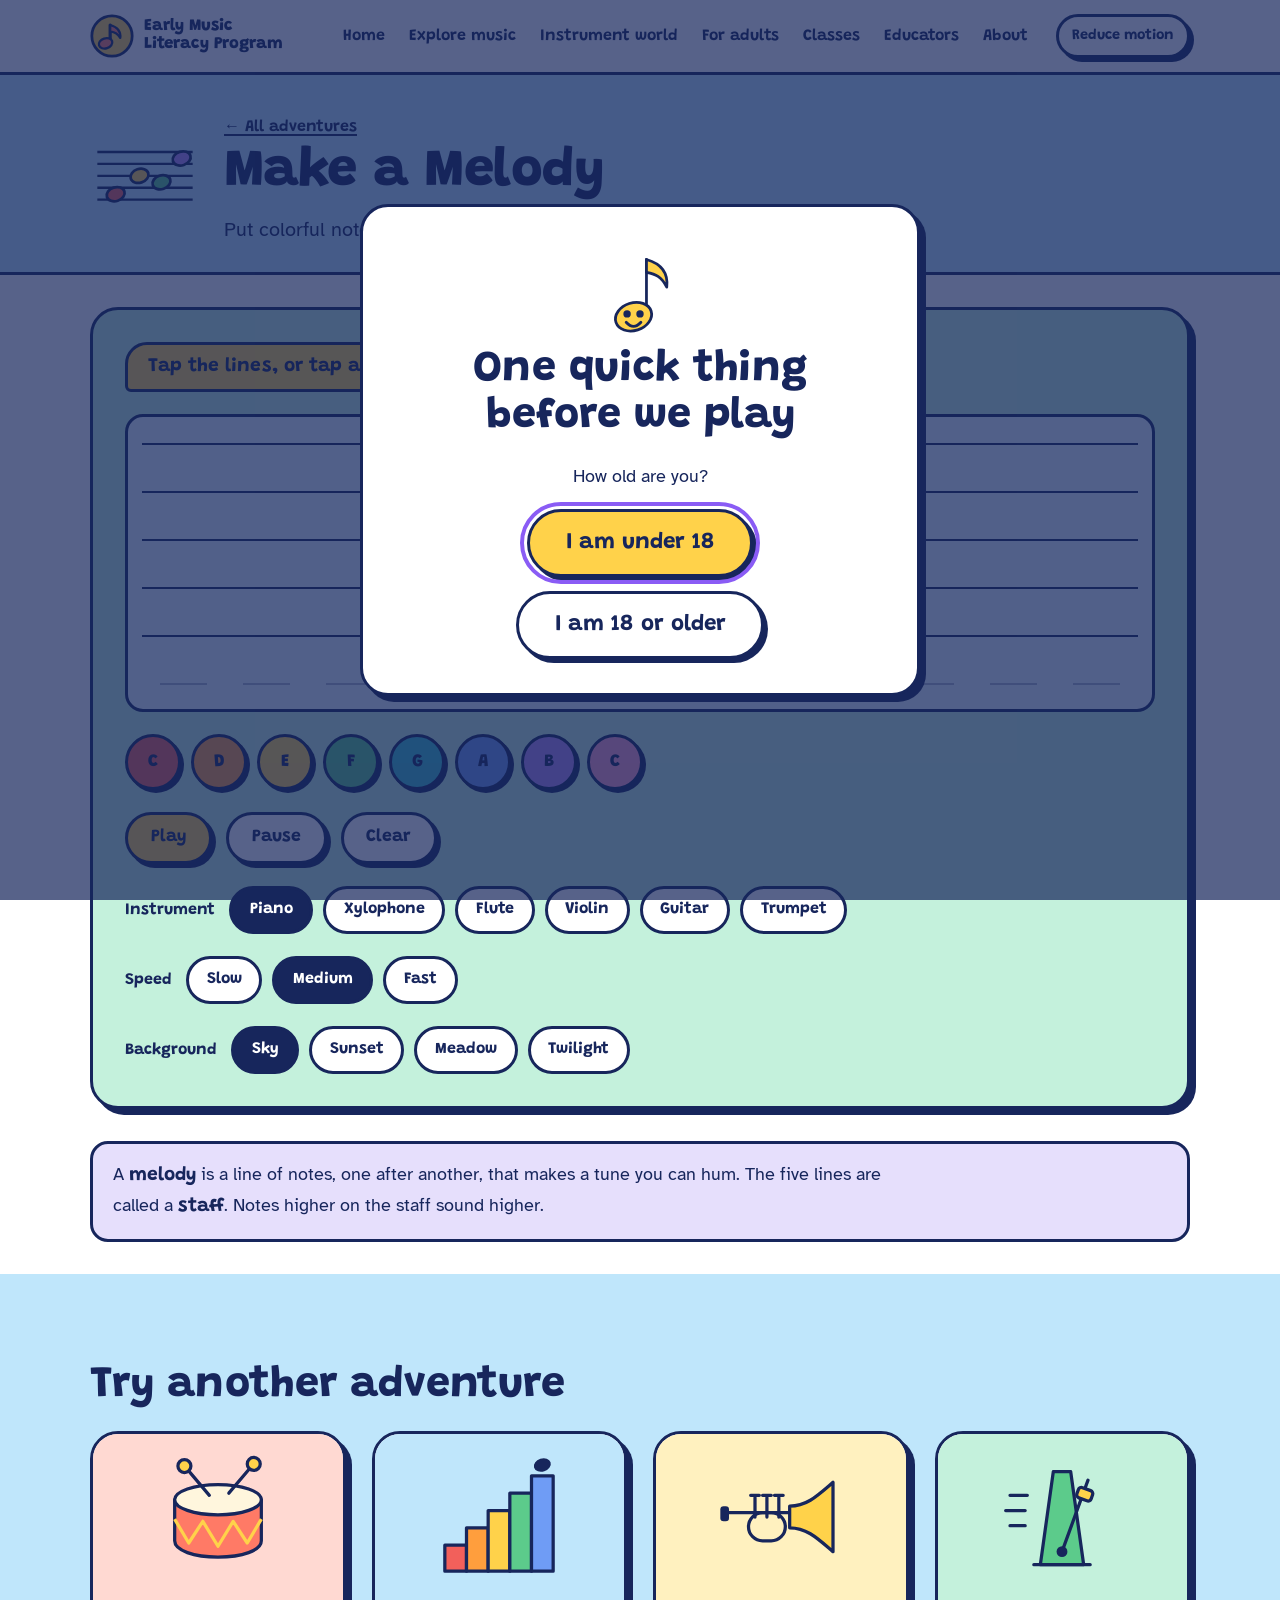
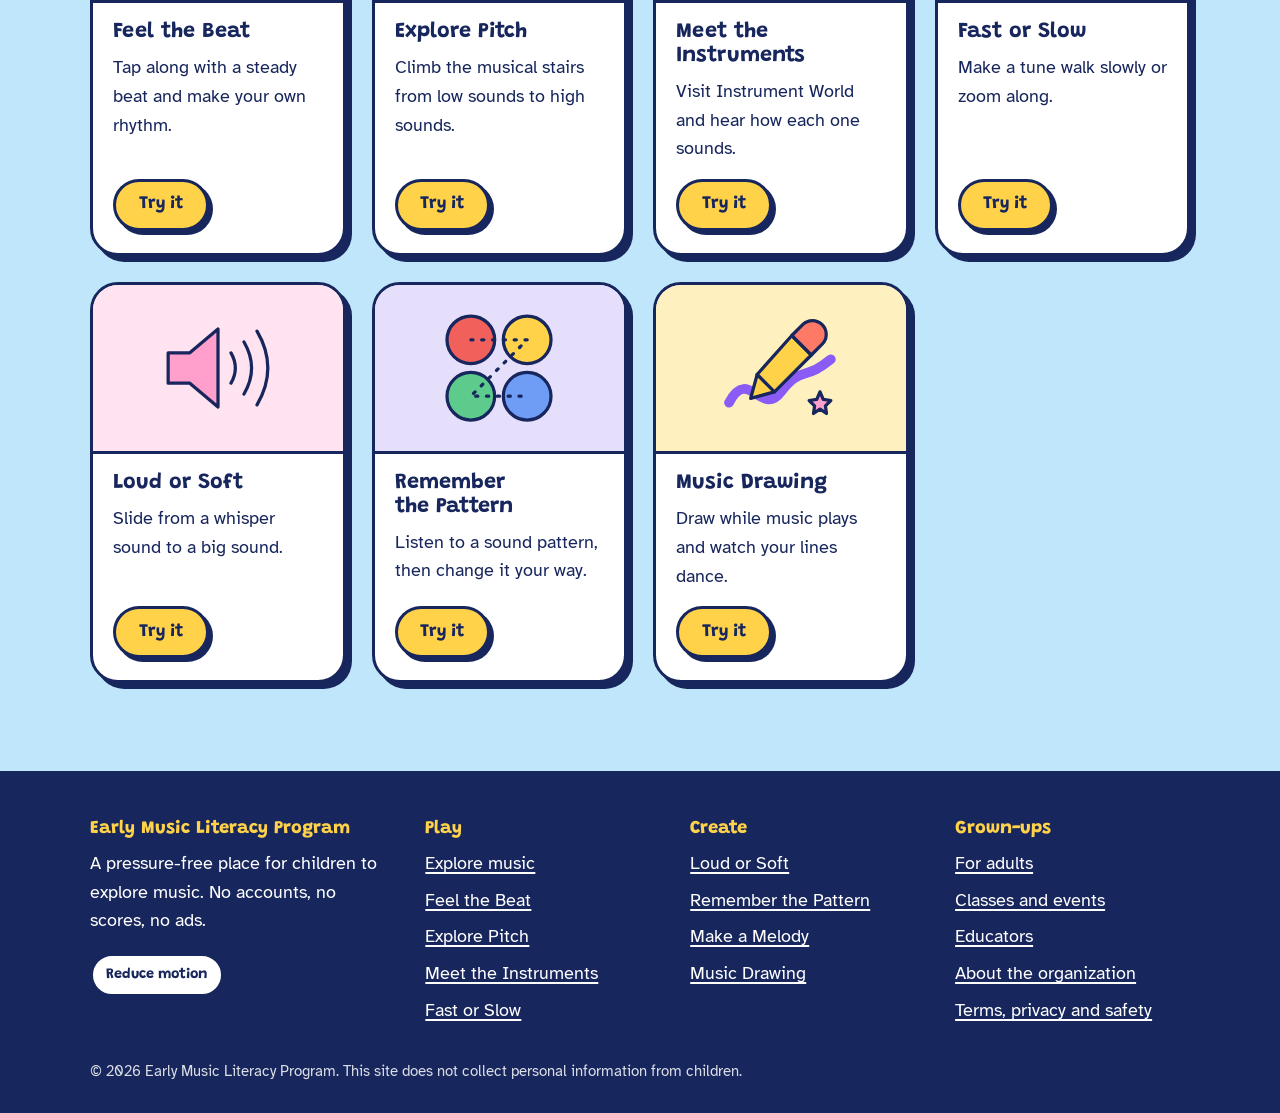
<file: melody.html>
<!doctype html>
<html lang="en">
<head>
<meta charset="utf-8">
<meta name="viewport" content="width=device-width, initial-scale=1">
<title>Make a Melody | Early Music Literacy Program</title>
<meta name="description" content="Put colorful notes on the lines and hear your own tune.">
<link rel="stylesheet" href="assets/css/site.css">
</head>
<body data-page="melody" data-gated>
<a class="skip" href="#main">Skip to content</a>
<div id="site-header"></div>

<main id="main">
  <div class="act-head" style="--tint:#bfe6fb">
    <div class="wrap">
      <span data-art="melody"></span>
      <div>
        <a class="crumb" href="explore.html">&larr; All adventures</a>
        <h1>Make a Melody</h1>
        <p>Put colorful notes on the lines and hear your own tune.</p>
      </div>
    </div>
  </div>

  <div class="wrap">
    <section class="stage" aria-label="Make a Melody activity">
      <p class="say" id="say" role="status" aria-live="polite">Tap the lines, or tap a colorful button, to add notes.</p>
      <div class="staffwrap" id="staffwrap"><div class="staff" id="staff" role="group" aria-label="Music staff with 12 steps"></div></div>
      <div class="notebtns" id="notebtns" role="group" aria-label="Add a note"></div>
      <div class="btn-row">
        <button class="btn btn--sun" id="play" type="button">Play</button>
        <button class="btn" id="pause" type="button">Pause</button>
        <button class="btn" id="clear" type="button">Clear</button>
      </div>
      <div class="chips" id="insts" role="group" aria-label="Instrument">
        <span class="chips__label">Instrument</span>
        <button class="chip" type="button" data-v="piano" aria-pressed="true">Piano</button>
        <button class="chip" type="button" data-v="xylophone" aria-pressed="false">Xylophone</button>
        <button class="chip" type="button" data-v="flute" aria-pressed="false">Flute</button>
        <button class="chip" type="button" data-v="violin" aria-pressed="false">Violin</button>
        <button class="chip" type="button" data-v="guitar" aria-pressed="false">Guitar</button>
        <button class="chip" type="button" data-v="trumpet" aria-pressed="false">Trumpet</button>
      </div>
      <div class="chips" id="speeds" role="group" aria-label="Speed">
        <span class="chips__label">Speed</span>
        <button class="chip" type="button" data-v="70" aria-pressed="false">Slow</button>
        <button class="chip" type="button" data-v="110" aria-pressed="true">Medium</button>
        <button class="chip" type="button" data-v="160" aria-pressed="false">Fast</button>
      </div>
      <div class="chips" id="scenes" role="group" aria-label="Background">
        <span class="chips__label">Background</span>
        <button class="chip" type="button" data-v="#eaf7ff" aria-pressed="true">Sky</button>
        <button class="chip" type="button" data-v="#ffe9d6" aria-pressed="false">Sunset</button>
        <button class="chip" type="button" data-v="#e2f8e6" aria-pressed="false">Meadow</button>
        <button class="chip" type="button" data-v="#ece6ff" aria-pressed="false">Twilight</button>
      </div>
    </section>

    <aside class="word" aria-label="Music word">
      <p>A <strong>melody</strong> is a line of notes, one after another, that makes a tune you can hum. The five lines are called a <strong>staff</strong>. Notes higher on the staff sound higher.</p>
    </aside>
  </div>

  <section class="band band--sky" aria-labelledby="more-h">
    <div class="wrap">
      <h2 id="more-h">Try another adventure</h2>
      <div class="cards" data-cards></div>
    </div>
  </section>
</main>

<div id="site-footer"></div>
<script src="content.js"></script>
<script src="assets/js/art.js"></script>
<script src="assets/js/audio.js"></script>
<script src="assets/js/site.js"></script>
<script src="assets/js/activities.js"></script>
</body>
</html>
</file>
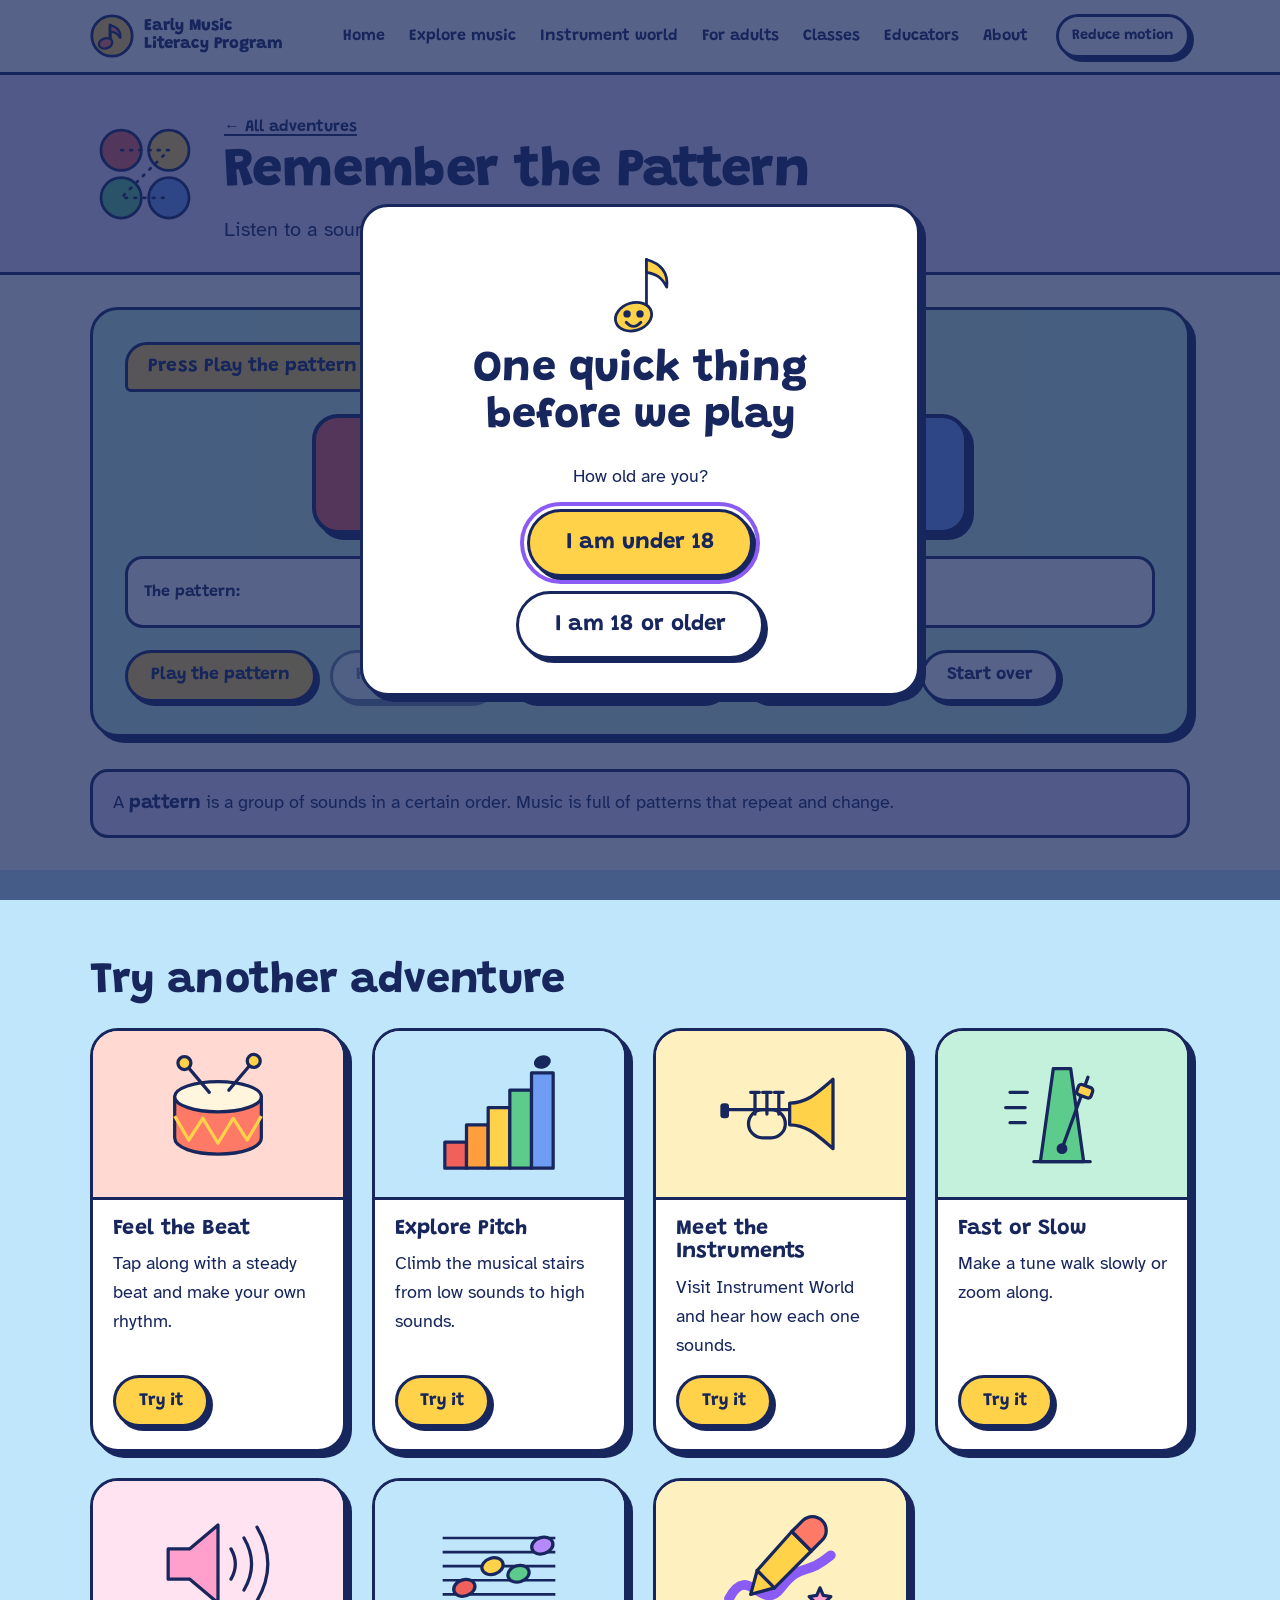
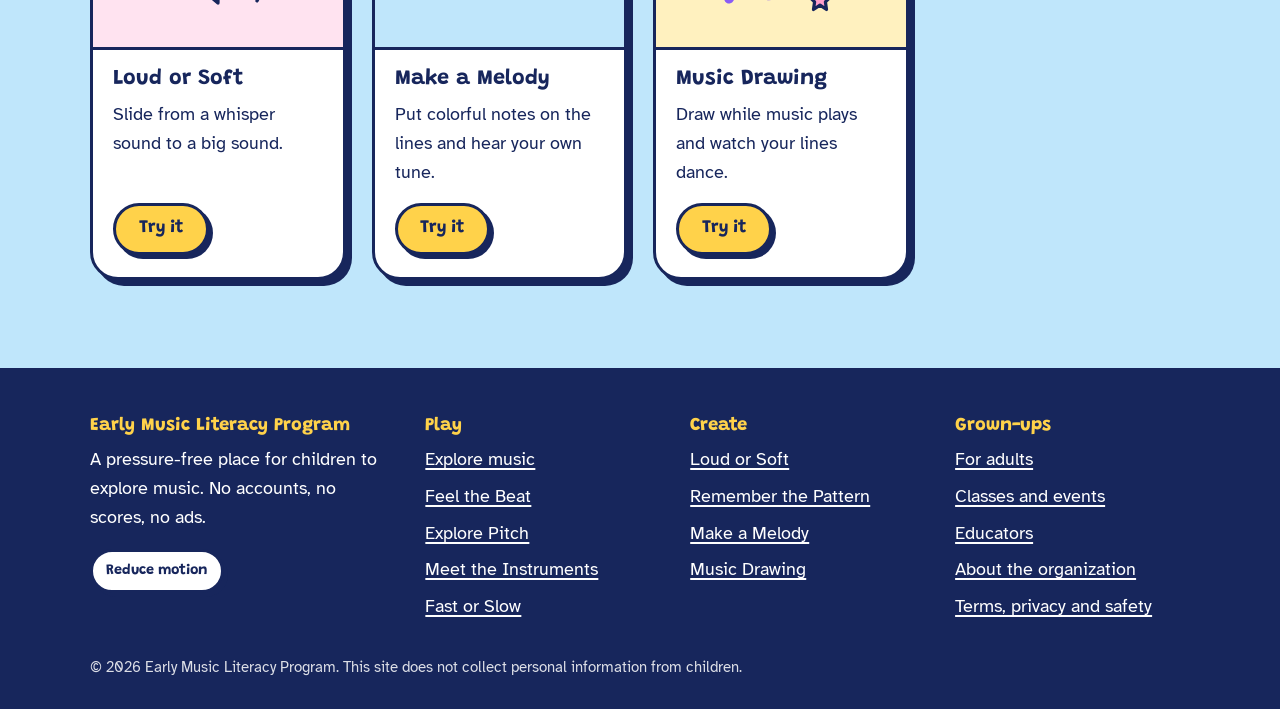
<file: pattern.html>
<!doctype html>
<html lang="en">
<head>
<meta charset="utf-8">
<meta name="viewport" content="width=device-width, initial-scale=1">
<title>Remember the Pattern | Early Music Literacy Program</title>
<meta name="description" content="Listen to a sound pattern, then change it your way.">
<link rel="stylesheet" href="assets/css/site.css">
</head>
<body data-page="pattern" data-gated>
<a class="skip" href="#main">Skip to content</a>
<div id="site-header"></div>

<main id="main">
  <div class="act-head" style="--tint:#e6dffc">
    <div class="wrap">
      <span data-art="pattern"></span>
      <div>
        <a class="crumb" href="explore.html">&larr; All adventures</a>
        <h1>Remember the Pattern</h1>
        <p>Listen to a sound pattern, then change it your way.</p>
      </div>
    </div>
  </div>

  <div class="wrap">
    <section class="stage" aria-label="Remember the Pattern activity">
      <p class="say" id="say" role="status" aria-live="polite">Press Play the pattern and listen.</p>
      <div class="pads" id="pads" role="group" aria-label="Sound pads"></div>
      <div class="trail panel"><span>The pattern:</span> <span class="trail" id="trail" aria-hidden="true"></span></div>
      <div class="btn-row">
        <button class="btn btn--sun" id="play" type="button">Play the pattern</button>
        <button class="btn" id="again" type="button" disabled>Hear it again</button>
        <button class="btn" id="change" type="button">Change the pattern</button>
        <button class="btn btn--mint" id="make" type="button">Make my own</button>
        <button class="btn" id="over" type="button">Start over</button>
      </div>
    </section>

    <aside class="word" aria-label="Music word">
      <p>A <strong>pattern</strong> is a group of sounds in a certain order. Music is full of patterns that repeat and change.</p>
    </aside>
  </div>

  <section class="band band--sky" aria-labelledby="more-h">
    <div class="wrap">
      <h2 id="more-h">Try another adventure</h2>
      <div class="cards" data-cards></div>
    </div>
  </section>
</main>

<div id="site-footer"></div>
<script src="content.js"></script>
<script src="assets/js/art.js"></script>
<script src="assets/js/audio.js"></script>
<script src="assets/js/site.js"></script>
<script src="assets/js/activities.js"></script>
</body>
</html>
</file>
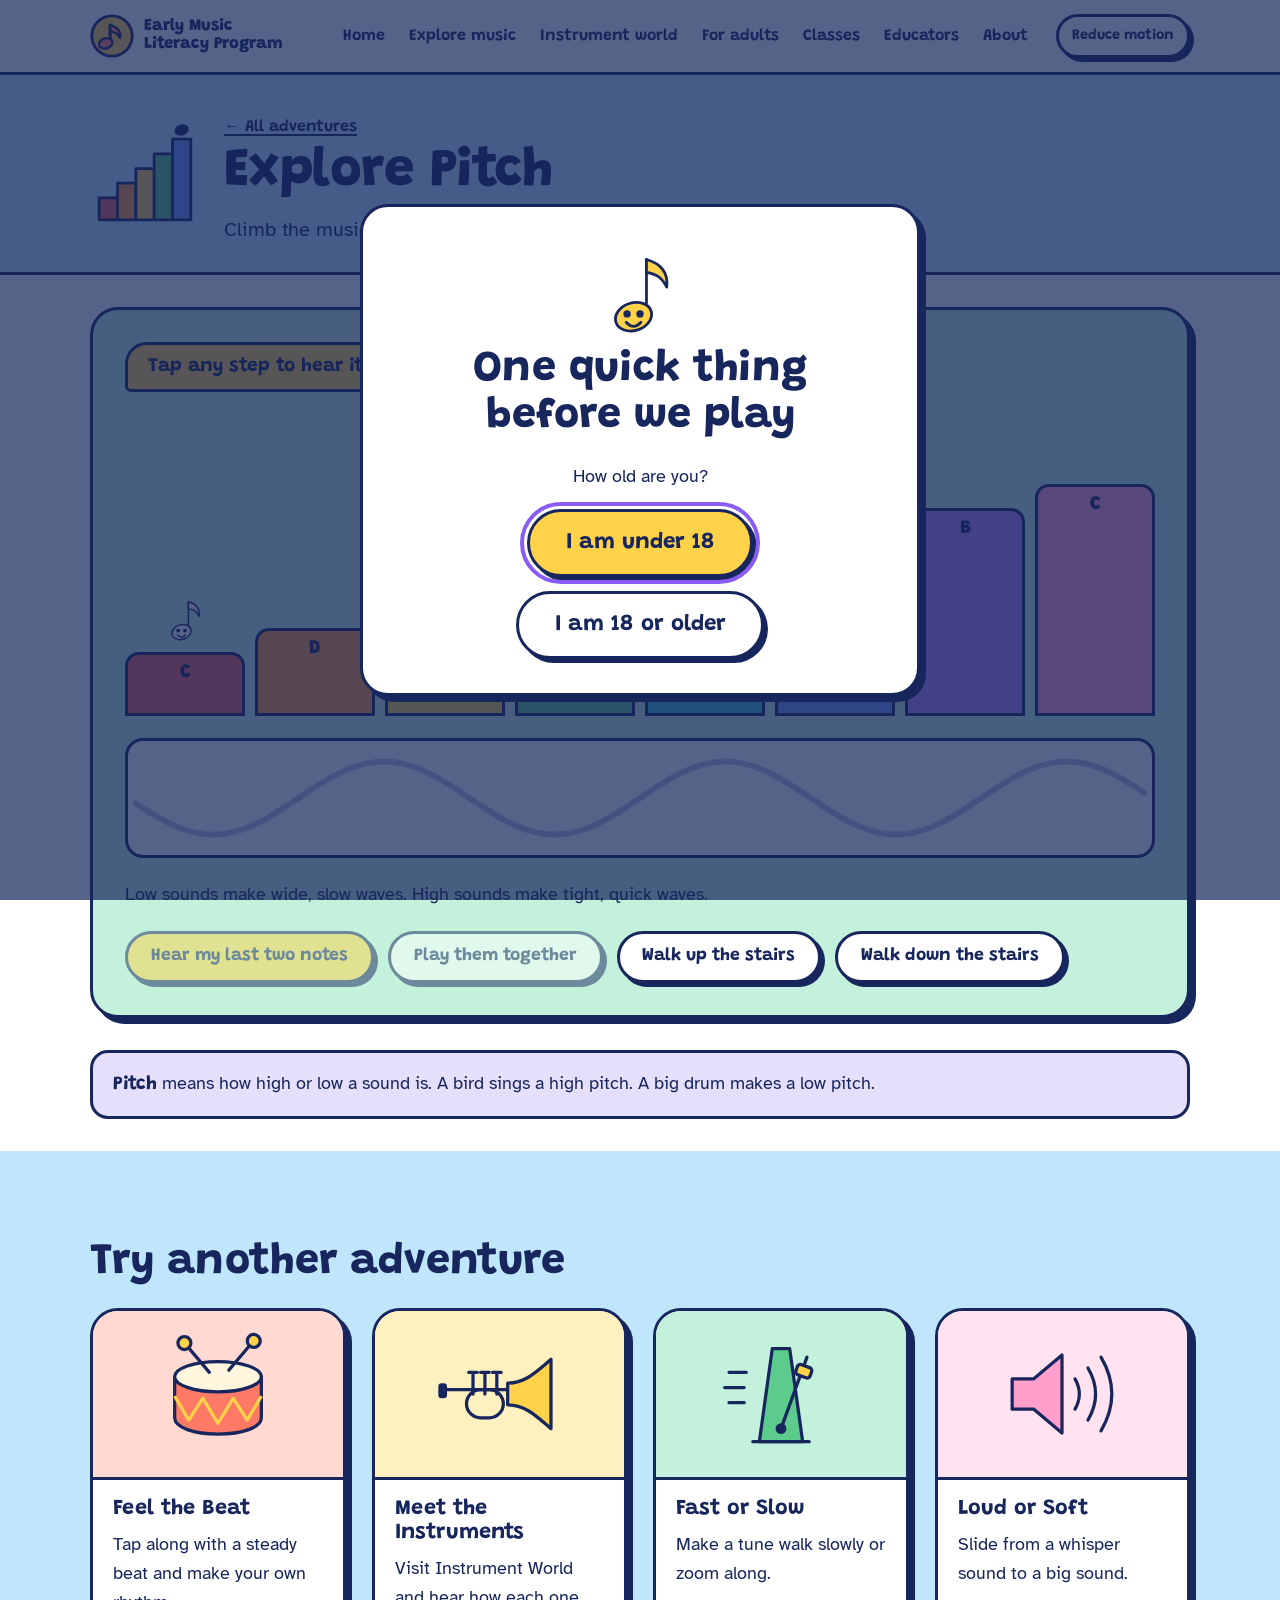
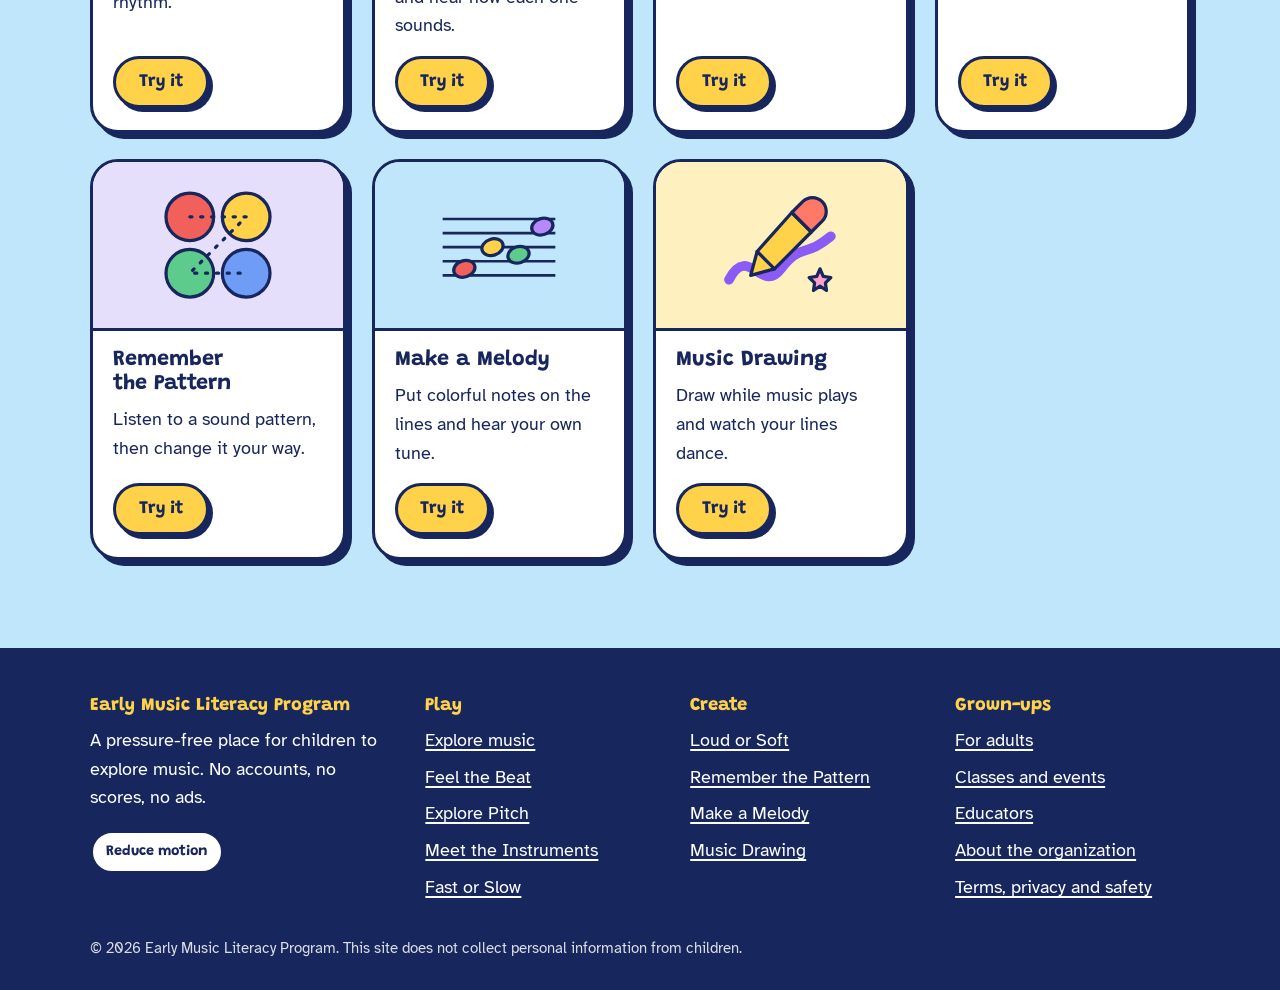
<file: pitch.html>
<!doctype html>
<html lang="en">
<head>
<meta charset="utf-8">
<meta name="viewport" content="width=device-width, initial-scale=1">
<title>Explore Pitch | Early Music Literacy Program</title>
<meta name="description" content="Climb the musical stairs from low sounds to high sounds.">
<link rel="stylesheet" href="assets/css/site.css">
</head>
<body data-page="pitch" data-gated>
<a class="skip" href="#main">Skip to content</a>
<div id="site-header"></div>

<main id="main">
  <div class="act-head" style="--tint:#bfe6fb">
    <div class="wrap">
      <span data-art="pitch"></span>
      <div>
        <a class="crumb" href="explore.html">&larr; All adventures</a>
        <h1>Explore Pitch</h1>
        <p>Climb the musical stairs from low sounds to high sounds.</p>
      </div>
    </div>
  </div>

  <div class="wrap">
    <section class="stage" aria-label="Explore Pitch activity">
      <p class="say" id="say" role="status" aria-live="polite">Tap any step to hear its sound.</p>
      <div class="stairs" id="stairs"><div class="hopper" id="hopper" aria-hidden="true"></div></div>
      <canvas class="wavebox" id="wave" aria-hidden="true"></canvas>
      <p style="margin:0">Low sounds make wide, slow waves. High sounds make tight, quick waves.</p>
      <div class="btn-row">
        <button class="btn btn--sun" id="again" type="button" disabled>Hear my last two notes</button>
        <button class="btn" id="both" type="button" disabled>Play them together</button>
        <button class="btn" id="up" type="button">Walk up the stairs</button>
        <button class="btn" id="down" type="button">Walk down the stairs</button>
      </div>
    </section>

    <aside class="word" aria-label="Music word">
      <p><strong>Pitch</strong> means how high or low a sound is. A bird sings a high pitch. A big drum makes a low pitch.</p>
    </aside>
  </div>

  <section class="band band--sky" aria-labelledby="more-h">
    <div class="wrap">
      <h2 id="more-h">Try another adventure</h2>
      <div class="cards" data-cards></div>
    </div>
  </section>
</main>

<div id="site-footer"></div>
<script src="content.js"></script>
<script src="assets/js/art.js"></script>
<script src="assets/js/audio.js"></script>
<script src="assets/js/site.js"></script>
<script src="assets/js/activities.js"></script>
</body>
</html>
</file>
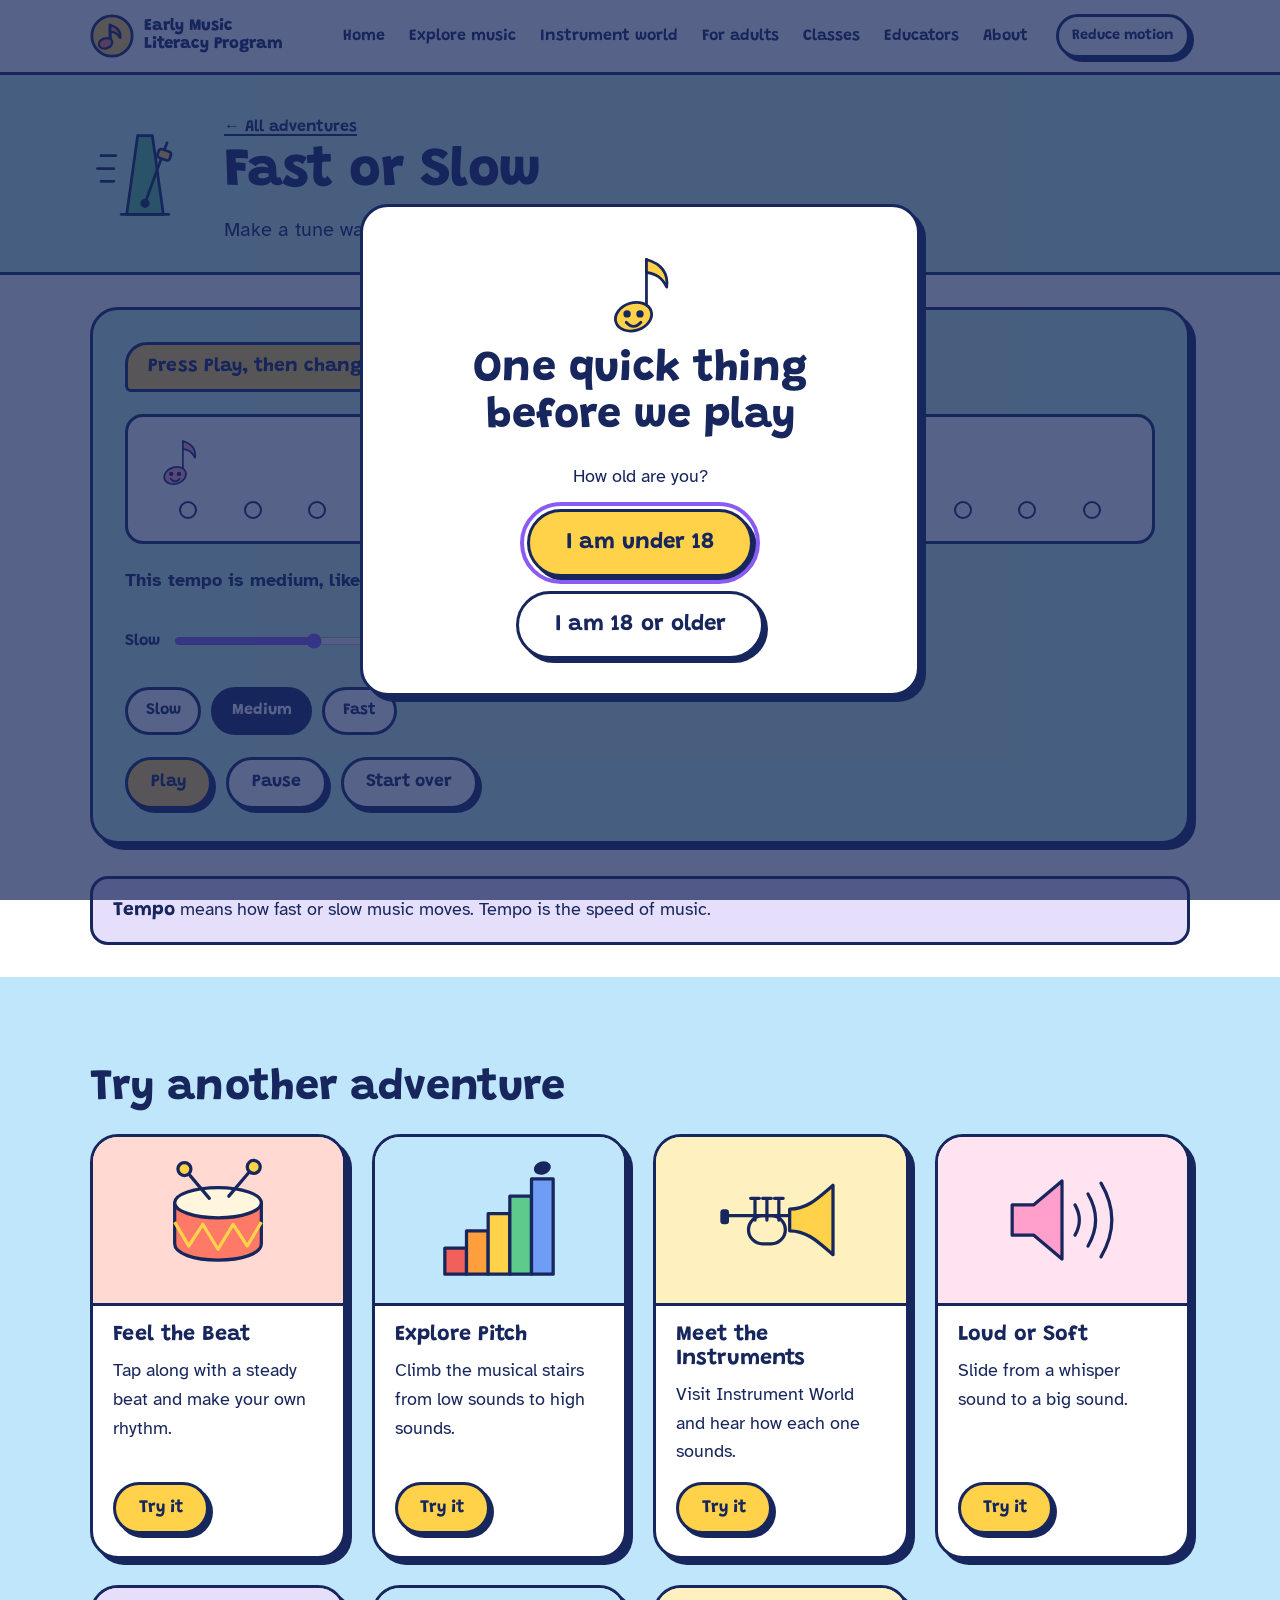
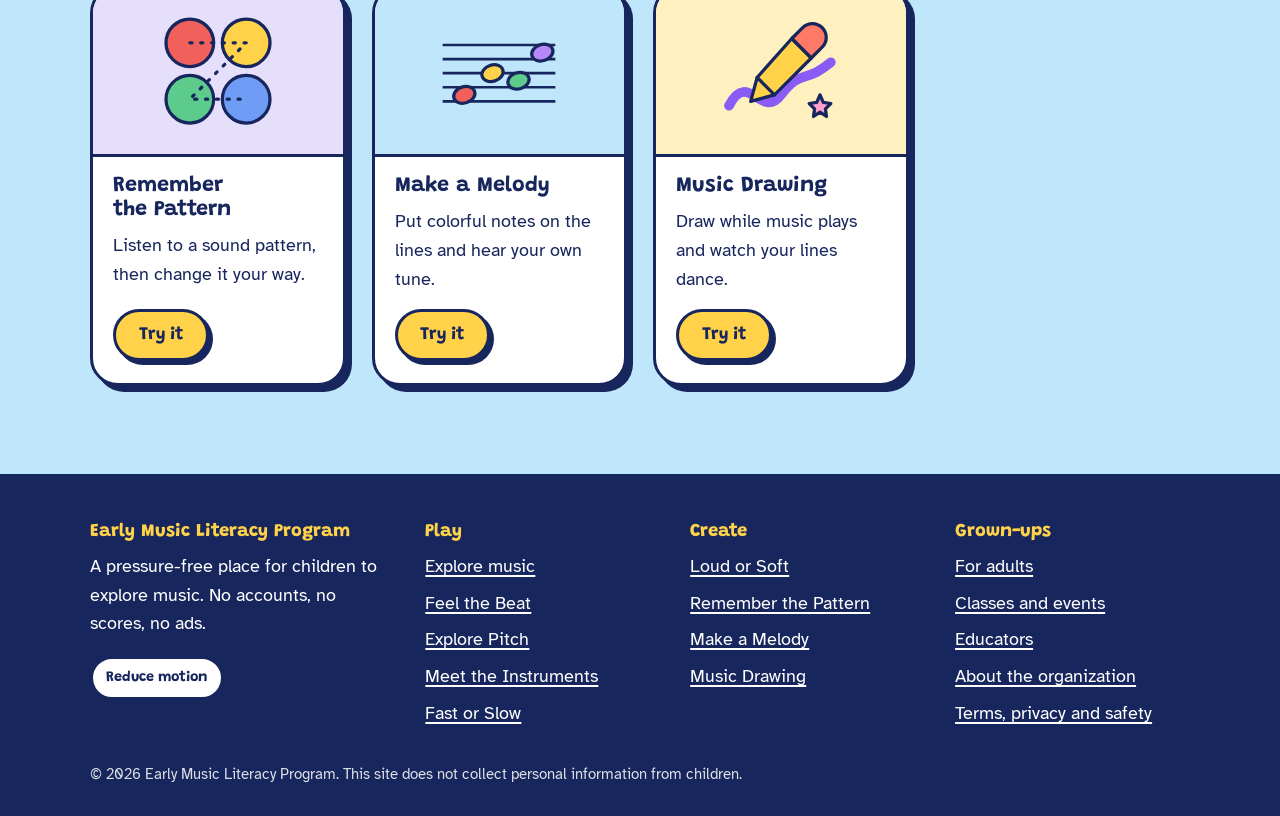
<file: tempo.html>
<!doctype html>
<html lang="en">
<head>
<meta charset="utf-8">
<meta name="viewport" content="width=device-width, initial-scale=1">
<title>Fast or Slow | Early Music Literacy Program</title>
<meta name="description" content="Make a tune walk slowly or zoom along.">
<link rel="stylesheet" href="assets/css/site.css">
</head>
<body data-page="tempo" data-gated>
<a class="skip" href="#main">Skip to content</a>
<div id="site-header"></div>

<main id="main">
  <div class="act-head" style="--tint:#c4f1dc">
    <div class="wrap">
      <span data-art="tempo"></span>
      <div>
        <a class="crumb" href="explore.html">&larr; All adventures</a>
        <h1>Fast or Slow</h1>
        <p>Make a tune walk slowly or zoom along.</p>
      </div>
    </div>
  </div>

  <div class="wrap">
    <section class="stage" aria-label="Fast or Slow activity">
      <p class="say" id="say" role="status" aria-live="polite">Press Play, then change the speed.</p>
      <div class="track">
        <div class="walker" id="walker" aria-hidden="true"></div>
        <div class="track__dots" id="dots" aria-hidden="true"></div>
      </div>
      <p id="tempo-word" style="margin:0;font-weight:700"></p>
      <label class="slider">Slow <input type="range" id="tempo" min="50" max="180" step="1" value="100" aria-label="Tempo, from slow to fast"> Fast</label>
      <div class="chips" id="tempos" role="group" aria-label="Tempo choices">
        <button class="chip" type="button" data-v="60" aria-pressed="false">Slow</button>
        <button class="chip" type="button" data-v="100" aria-pressed="true">Medium</button>
        <button class="chip" type="button" data-v="150" aria-pressed="false">Fast</button>
      </div>
      <div class="btn-row">
        <button class="btn btn--sun" id="play" type="button">Play</button>
        <button class="btn" id="pause" type="button">Pause</button>
        <button class="btn" id="restart" type="button">Start over</button>
      </div>
    </section>

    <aside class="word" aria-label="Music word">
      <p><strong>Tempo</strong> means how fast or slow music moves. Tempo is the speed of music.</p>
    </aside>
  </div>

  <section class="band band--sky" aria-labelledby="more-h">
    <div class="wrap">
      <h2 id="more-h">Try another adventure</h2>
      <div class="cards" data-cards></div>
    </div>
  </section>
</main>

<div id="site-footer"></div>
<script src="content.js"></script>
<script src="assets/js/art.js"></script>
<script src="assets/js/audio.js"></script>
<script src="assets/js/site.js"></script>
<script src="assets/js/activities.js"></script>
</body>
</html>
</file>
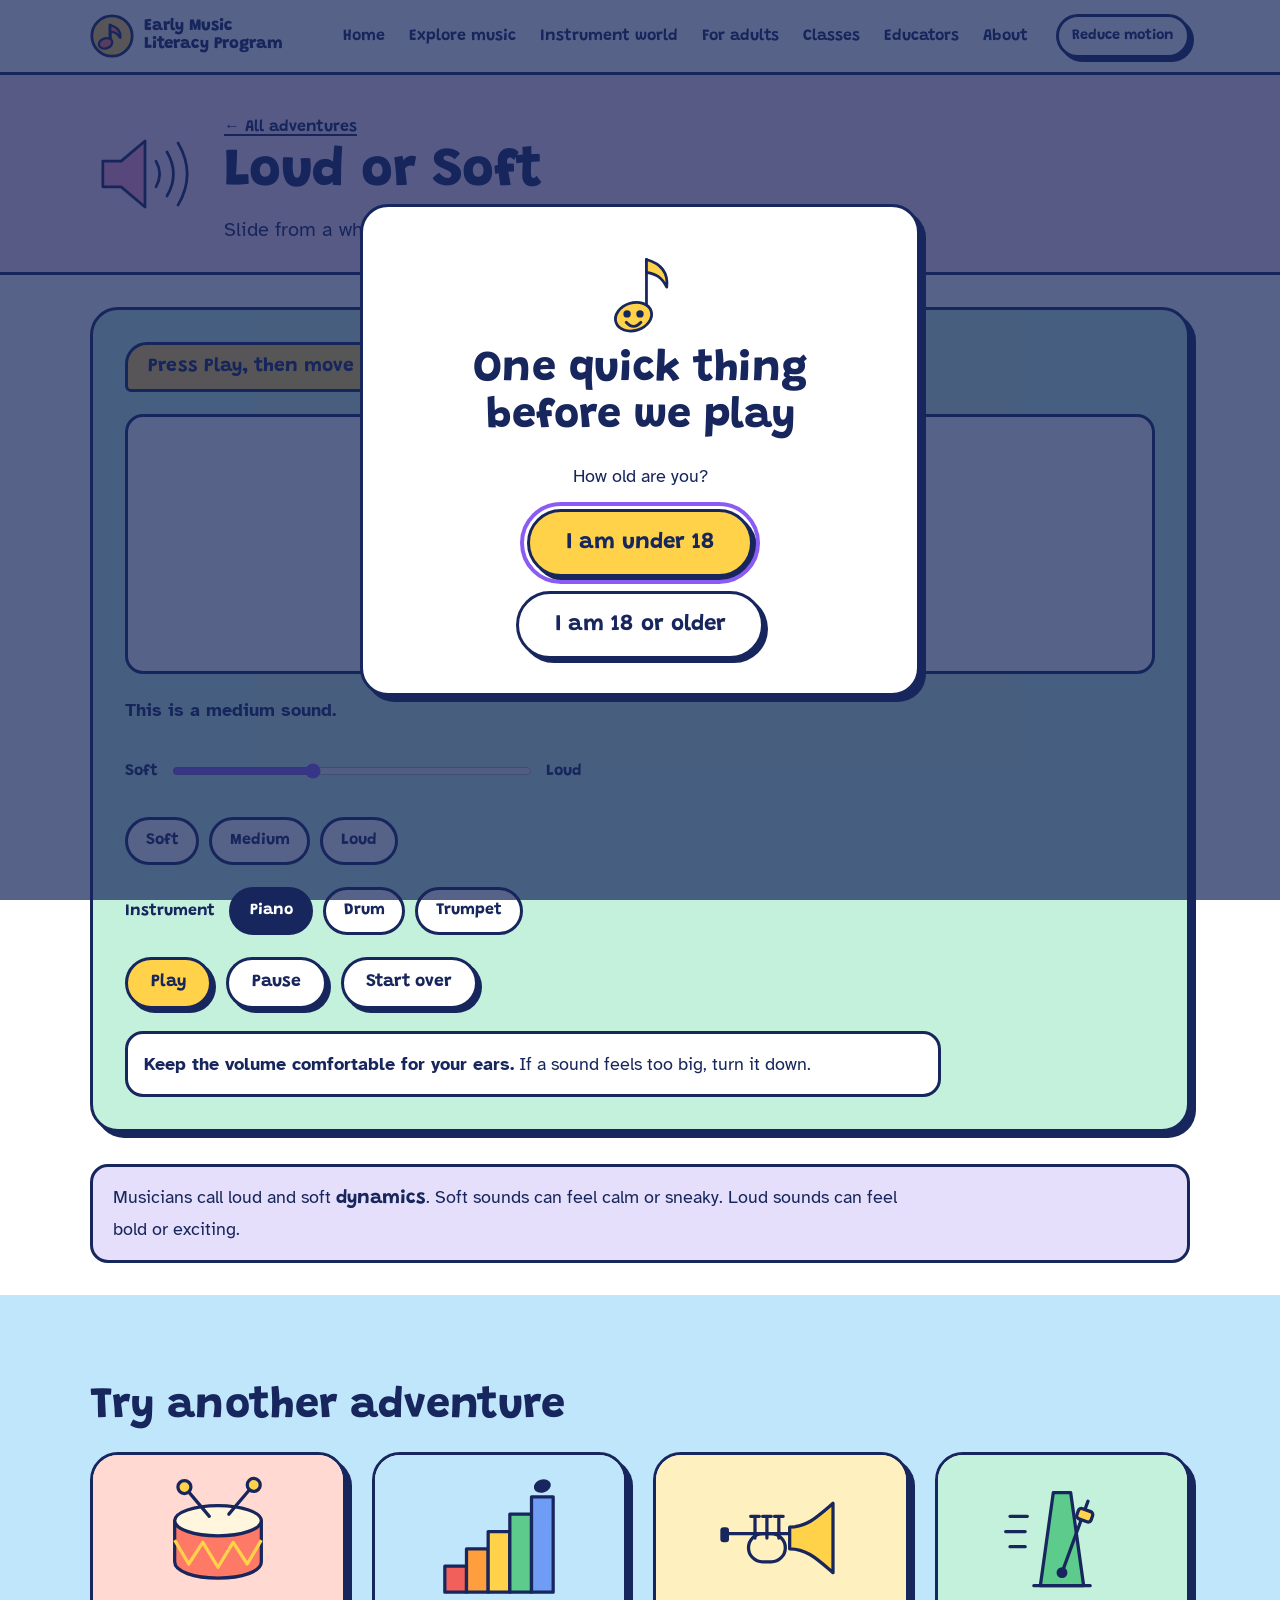
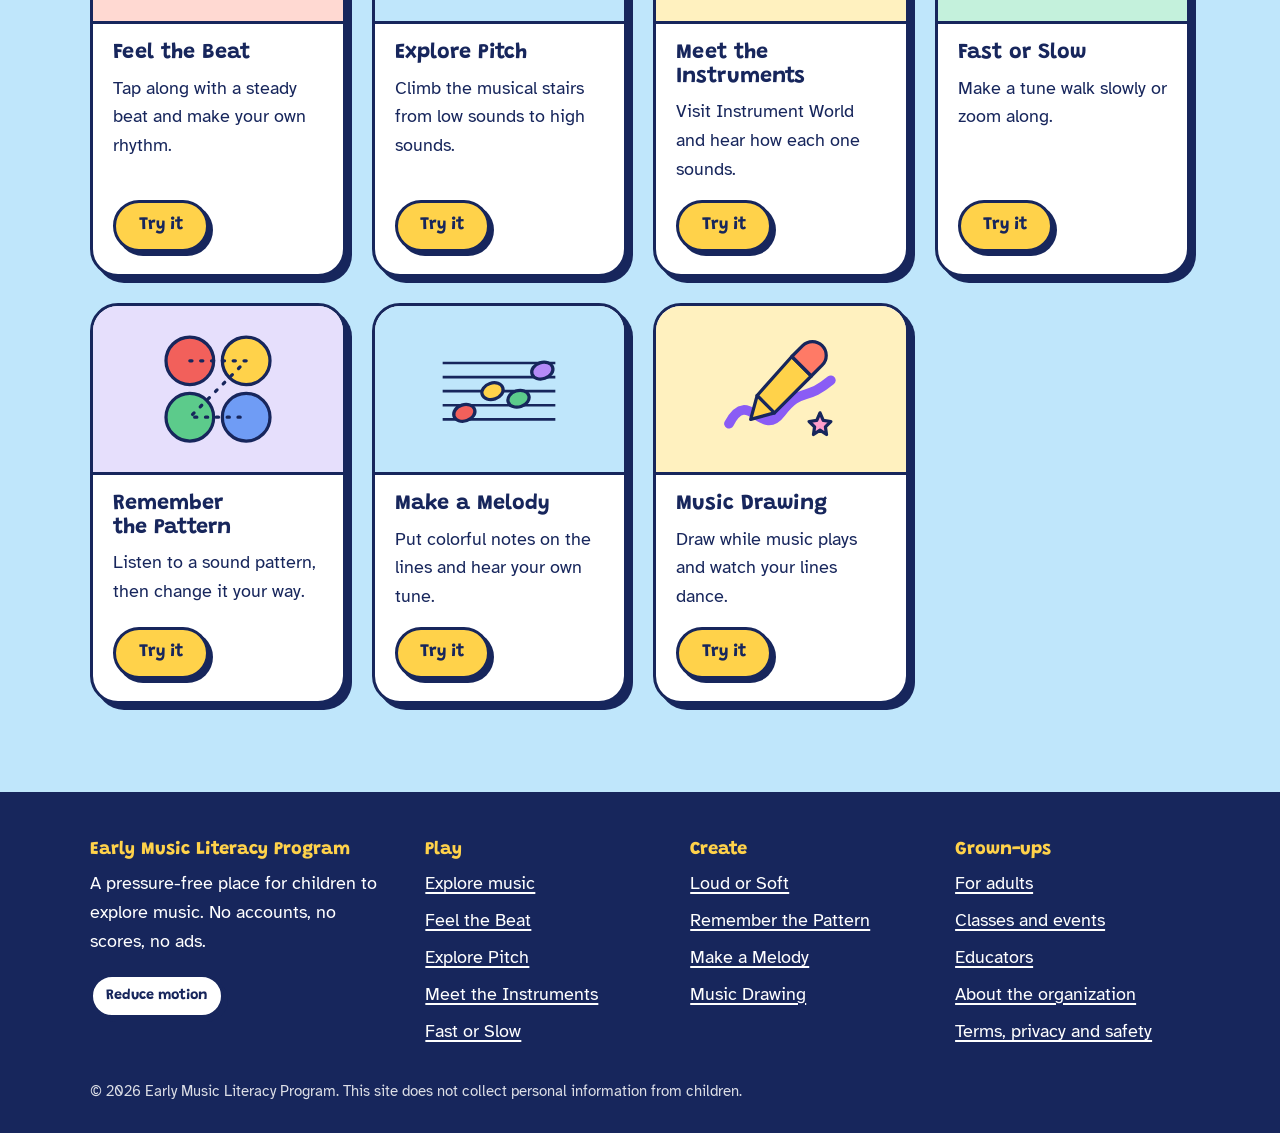
<file: volume.html>
<!doctype html>
<html lang="en">
<head>
<meta charset="utf-8">
<meta name="viewport" content="width=device-width, initial-scale=1">
<title>Loud or Soft | Early Music Literacy Program</title>
<meta name="description" content="Slide from a whisper sound to a big sound.">
<link rel="stylesheet" href="assets/css/site.css">
</head>
<body data-page="volume" data-gated>
<a class="skip" href="#main">Skip to content</a>
<div id="site-header"></div>

<main id="main">
  <div class="act-head" style="--tint:#ffe3f0">
    <div class="wrap">
      <span data-art="volume"></span>
      <div>
        <a class="crumb" href="explore.html">&larr; All adventures</a>
        <h1>Loud or Soft</h1>
        <p>Slide from a whisper sound to a big sound.</p>
      </div>
    </div>
  </div>

  <div class="wrap">
    <section class="stage" aria-label="Loud or Soft activity">
      <p class="say" id="say" role="status" aria-live="polite">Press Play, then move the slider.</p>
      <div class="loud" id="loud">
        <div class="loud__rings" aria-hidden="true"><i style="--k:130"></i><i style="--k:300"></i><i style="--k:470"></i></div>
        <div class="loud__inst" id="loud-inst" aria-hidden="true"></div>
      </div>
      <p id="vol-word" style="margin:0;font-weight:700"></p>
      <label class="slider">Soft <input type="range" id="vol" min="2" max="100" step="1" value="40" aria-label="Volume, from soft to loud"> Loud</label>
      <div class="chips" id="vols" role="group" aria-label="Volume choices">
        <button class="chip" type="button" data-v="15" aria-pressed="false">Soft</button>
        <button class="chip" type="button" data-v="50" aria-pressed="false">Medium</button>
        <button class="chip" type="button" data-v="90" aria-pressed="false">Loud</button>
      </div>
      <div class="chips" id="loud-sounds" role="group" aria-label="Instrument">
        <span class="chips__label">Instrument</span>
        <button class="chip" type="button" data-v="piano" aria-pressed="true">Piano</button>
        <button class="chip" type="button" data-v="drum" aria-pressed="false">Drum</button>
        <button class="chip" type="button" data-v="trumpet" aria-pressed="false">Trumpet</button>
      </div>
      <div class="btn-row">
        <button class="btn btn--sun" id="play" type="button">Play</button>
        <button class="btn" id="pause" type="button">Pause</button>
        <button class="btn" id="restart" type="button">Start over</button>
      </div>
      <p class="panel" style="margin:0"><strong>Keep the volume comfortable for your ears.</strong> If a sound feels too big, turn it down.</p>
    </section>

    <aside class="word" aria-label="Music word">
      <p>Musicians call loud and soft <strong>dynamics</strong>. Soft sounds can feel calm or sneaky. Loud sounds can feel bold or exciting.</p>
    </aside>
  </div>

  <section class="band band--sky" aria-labelledby="more-h">
    <div class="wrap">
      <h2 id="more-h">Try another adventure</h2>
      <div class="cards" data-cards></div>
    </div>
  </section>
</main>

<div id="site-footer"></div>
<script src="content.js"></script>
<script src="assets/js/art.js"></script>
<script src="assets/js/audio.js"></script>
<script src="assets/js/site.js"></script>
<script src="assets/js/activities.js"></script>
</body>
</html>
</file>
<file: assets/css/site.css>
/* Early Music Literacy Program — shared styles
   Fonts are self-hosted so child-facing pages make no third-party requests. */

@font-face {
  font-family: "Grandstander";
  src: url("../fonts/grandstander.woff2") format("woff2");
  font-weight: 400 900;
  font-display: swap;
}
@font-face {
  font-family: "Atkinson Hyperlegible";
  src: url("../fonts/atkinson-400.woff2") format("woff2");
  font-weight: 400;
  font-display: swap;
}
@font-face {
  font-family: "Atkinson Hyperlegible";
  src: url("../fonts/atkinson-700.woff2") format("woff2");
  font-weight: 700;
  font-display: swap;
}

:root {
  --navy: #17265c;
  --navy-soft: #3a4a85;
  --sky: #bfe6fb;
  --sky-deep: #7ccbf6;
  --lavender: #e6dffc;
  --sun: #ffd24a;
  --mint: #c4f1dc;
  --mint-deep: #5ccb8b;
  --coral: #ff7a66;
  --orange: #ff9e3d;
  --pink: #ff9fcb;
  --purple: #8a5cf5;
  --white: #ffffff;

  --display: "Grandstander", "Trebuchet MS", "Comic Sans MS", sans-serif;
  --body: "Atkinson Hyperlegible", "Segoe UI", Verdana, sans-serif;

  --line: 3px solid var(--navy);
  --lift: 6px 6px 0 var(--navy);
  --r-lg: 28px;
  --r-md: 18px;
}

*, *::before, *::after { box-sizing: border-box; }

html { scroll-behavior: smooth; }

body {
  margin: 0;
  font-family: var(--body);
  font-size: 1.125rem;
  line-height: 1.6;
  color: var(--navy);
  background: var(--white);
  -webkit-text-size-adjust: 100%;
}

h1, h2, h3 {
  font-family: var(--display);
  line-height: 1.1;
  margin: 0 0 0.5em;
  text-wrap: balance;
}
h1 { font-size: clamp(2.4rem, 6.2vw, 4.6rem); font-weight: 800; letter-spacing: -0.01em; }
h2 { font-size: clamp(1.8rem, 3.6vw, 2.7rem); font-weight: 750; }
h3 { font-size: 1.35rem; font-weight: 700; }
p { margin: 0 0 1em; max-width: 68ch; }
a { color: var(--navy); text-underline-offset: 0.18em; text-decoration-thickness: 2px; }
img, svg, canvas { max-width: 100%; }
ul { padding-left: 1.2em; }

:focus-visible {
  outline: 4px solid var(--purple);
  outline-offset: 3px;
  border-radius: 6px;
}

.skip {
  position: absolute; left: 12px; top: -80px; z-index: 100;
  background: var(--sun); padding: 10px 16px; border: var(--line); border-radius: 12px; font-weight: 700;
}
.skip:focus { top: 12px; }

.wrap { max-width: 1140px; margin-inline: auto; padding-inline: 20px; }
.lede { font-size: 1.3rem; }
.center { text-align: center; }
.center p { margin-inline: auto; }
.hide { display: none !important; }
.sr { position: absolute; width: 1px; height: 1px; overflow: hidden; clip-path: inset(50%); white-space: nowrap; }

/* ---------- Buttons ---------- */
.btn {
  display: inline-flex; align-items: center; justify-content: center; gap: 0.5em;
  min-height: 52px; padding: 0.55em 1.3em;
  font: 700 1.1rem/1.1 var(--display);
  color: var(--navy); background: var(--white);
  border: var(--line); border-radius: 999px;
  box-shadow: 4px 4px 0 var(--navy);
  text-decoration: none; cursor: pointer;
  transition: transform 0.12s, box-shadow 0.12s;
}
.btn:hover { transform: translate(-1px, -1px); box-shadow: 6px 6px 0 var(--navy); }
.btn:active { transform: translate(3px, 3px); box-shadow: 1px 1px 0 var(--navy); }
.btn[disabled] { opacity: 0.5; cursor: not-allowed; }
.btn--sun { background: var(--sun); }
.btn--coral { background: var(--coral); }
.btn--mint { background: var(--mint); }
.btn--navy { background: var(--navy); color: var(--white); box-shadow: 4px 4px 0 var(--purple); }
.btn--navy:hover { box-shadow: 6px 6px 0 var(--purple); }
.btn--big { min-height: 68px; font-size: 1.4rem; padding-inline: 1.6em; }
.btn-row { display: flex; flex-wrap: wrap; gap: 14px; }
.center .btn-row { justify-content: center; }

.chip {
  min-height: 48px; padding: 0.4em 1.1em;
  font: 700 1rem/1.1 var(--display); color: var(--navy);
  background: var(--white); border: var(--line); border-radius: 999px; cursor: pointer;
}
.chip[aria-pressed="true"] { background: var(--navy); color: var(--white); }
.chips { display: flex; flex-wrap: wrap; gap: 10px; align-items: center; }
.chips__label { font: 700 1rem var(--display); margin-right: 4px; }

/* ---------- Header ---------- */
.top { position: sticky; top: 0; z-index: 40; background: var(--white); border-bottom: var(--line); }
.top__in { display: flex; align-items: center; gap: 18px; min-height: 72px; }
.brand { display: flex; align-items: center; gap: 10px; text-decoration: none; font: 800 1.05rem/1.05 var(--display); margin-right: auto; }
.brand svg { width: 44px; height: 44px; flex: none; }
.top nav { display: flex; gap: 4px; align-items: center; }
.top nav a { white-space: nowrap; padding: 10px 10px; border-radius: 999px; text-decoration: none; font: 650 1rem var(--display); }
.top nav a:hover { background: var(--sky); }
.top nav a[aria-current="page"] { background: var(--sun); }
.menu-btn { display: none; }
.motion-btn { white-space: nowrap; font-size: 0.9rem; min-height: 44px; padding-inline: 0.9em; }

@media (max-width: 1100px) {
  .menu-btn { display: inline-flex; }
  .top nav {
    display: none; position: absolute; left: 0; right: 0; top: 100%;
    flex-direction: column; align-items: stretch; padding: 12px 20px 18px;
    background: var(--white); border-bottom: var(--line);
  }
  .top nav.open { display: flex; }
  .top nav a { font-size: 1.15rem; padding: 12px 14px; }
}
@media (max-width: 520px) {
  .brand span { font-size: 0.92rem; }
  .motion-btn { display: none; }
}

/* ---------- Bands ---------- */
.band { padding: clamp(48px, 7vw, 88px) 0; position: relative; }
.band--sky { background: var(--sky); }
.band--lav { background: var(--lavender); }
.band--mint { background: var(--mint); }
.band--sun { background: #fff1bf; }
.band--pink { background: #ffe3f0; }

.sticker {
  background: var(--white); border: var(--line); border-radius: var(--r-lg);
  box-shadow: var(--lift); padding: clamp(20px, 3vw, 34px);
}
.split { display: grid; gap: clamp(24px, 4vw, 56px); grid-template-columns: 1fr 1fr; align-items: start; }
@media (max-width: 820px) { .split { grid-template-columns: 1fr; } }

.ticks { list-style: none; padding: 0; margin: 0; display: grid; gap: 10px; }
.ticks li { display: flex; gap: 12px; align-items: flex-start; }
.ticks li::before {
  content: ""; flex: none; width: 22px; height: 16px; margin-top: 7px;
  background: var(--coral); border: 2.5px solid var(--navy); border-radius: 50%; transform: rotate(-20deg);
}
.ticks li:nth-child(3n + 2)::before { background: var(--sun); }
.ticks li:nth-child(3n)::before { background: var(--mint-deep); }

.tags { list-style: none; display: flex; flex-wrap: wrap; gap: 10px; padding: 0; margin: 0; }
.tags li { background: var(--white); border: var(--line); border-radius: 999px; padding: 6px 16px; font: 650 1.05rem var(--display); }

/* ---------- Hero ---------- */
.hero {
  position: relative; overflow: hidden; text-align: center;
  background: linear-gradient(#8fd3f8, var(--sky) 55%, #e4f5ff);
  border-bottom: var(--line);
}
.hero__rainbow { position: absolute; top: 0; left: 50%; width: max(100%, 820px); transform: translateX(-50%); }
.hero__rainbow .rnote { cursor: pointer; }
.hero__rainbow .rnote:focus-visible { outline: none; }
.hero__rainbow .rnote:focus-visible ellipse { stroke: var(--purple); stroke-width: 6; }
.hero__content { position: relative; z-index: 2; padding: clamp(170px, 25vw, 290px) 20px 10px; }
.hero h1 { max-width: 13ch; margin-inline: auto; }
.hero .lede { max-width: 34ch; margin: 0 auto 1.3em; font-weight: 700; }
.hero__hint { font: 650 1rem var(--display); margin: 22px auto 0; }

.hero__band { position: relative; z-index: 2; display: flex; align-items: flex-end; justify-content: center; gap: clamp(8px, 4vw, 60px); padding: 12px 12px 0; }
.char { background: none; border: 0; padding: 0; cursor: pointer; width: clamp(96px, 15vw, 170px); flex: none; }
.char svg { display: block; width: 100%; height: auto; }
.char--drum { animation: dance 1.2s ease-in-out infinite; transform-origin: 50% 100%; }
.char--piano { animation: bob 2.4s ease-in-out infinite; }

.xylo { display: flex; align-items: flex-end; gap: clamp(3px, 0.8vw, 8px); padding: 0 6px 18px; }
.xylo button {
  width: clamp(26px, 4.4vw, 50px); border: var(--line); border-radius: 12px; cursor: pointer;
  box-shadow: 3px 3px 0 var(--navy); font: 700 0.95rem var(--display); color: var(--navy);
  display: flex; align-items: flex-end; justify-content: center; padding-bottom: 6px;
}
.xylo button:active, .xylo button.on { transform: translateY(4px); box-shadow: none; }

.hero__waves { display: block; width: 100%; height: 70px; margin-top: -8px; position: relative; z-index: 1; }
.hero__waves path { animation: wave 7s linear infinite; }
.hero__waves path:nth-child(2) { animation-duration: 11s; animation-direction: reverse; }

.deco { position: absolute; z-index: 1; pointer-events: none; }
.deco--cloud { width: clamp(90px, 13vw, 170px); animation: drift 26s ease-in-out infinite alternate; }
.deco--clef { font: 400 clamp(90px, 15vw, 190px)/1 "Segoe UI Symbol", "Noto Music", "Apple Symbols", serif; color: var(--navy); animation: sway 9s ease-in-out infinite; }
.deco--star { width: 30px; animation: twinkle 2.6s ease-in-out infinite; }
.deco--note { width: 34px; bottom: 60px; animation: floatup 9s linear infinite; opacity: 0; }
@media (max-width: 700px) { .deco--clef, .deco--star.far { display: none; } }

@keyframes dance { 0%, 100% { transform: rotate(-5deg); } 50% { transform: rotate(5deg) translateY(-6px); } }
@keyframes bob { 0%, 100% { transform: translateY(0); } 50% { transform: translateY(-8px); } }
@keyframes drift { from { transform: translateX(-18px); } to { transform: translateX(26px); } }
@keyframes sway { 0%, 100% { transform: rotate(-7deg); } 50% { transform: rotate(7deg); } }
@keyframes twinkle { 0%, 100% { transform: scale(1); opacity: 1; } 50% { transform: scale(0.55); opacity: 0.5; } }
@keyframes floatup { 0% { transform: translateY(0) rotate(-8deg); opacity: 0; } 12% { opacity: 0.9; } 100% { transform: translateY(-420px) rotate(10deg); opacity: 0; } }
@keyframes wave { from { transform: translateX(0); } to { transform: translateX(-200px); } }
@keyframes pop { 0% { transform: scale(0.94); } 60% { transform: scale(1.03); } 100% { transform: scale(1); } }
@keyframes wiggle { 0%, 100% { transform: rotate(0); } 25% { transform: rotate(-6deg); } 75% { transform: rotate(6deg); } }

/* ---------- Curiosity questions ---------- */
.asks { list-style: none; padding: 0; margin: 0; display: flex; flex-wrap: wrap; gap: 14px; justify-content: center; }
.asks a {
  display: block; padding: 14px 22px; border: var(--line); border-radius: 22px 22px 22px 6px;
  background: var(--white); box-shadow: 4px 4px 0 var(--navy);
  font: 700 1.15rem/1.2 var(--display); text-decoration: none;
}
.asks li:nth-child(2) a { background: var(--sun); }
.asks li:nth-child(3) a { background: var(--mint); }
.asks li:nth-child(4) a { background: var(--pink); }
.asks li:nth-child(5) a { background: var(--lavender); }
.asks a:hover { transform: rotate(-2deg); }

/* ---------- Steps ---------- */
.steps { list-style: none; padding: 0; margin: 0; display: grid; gap: 22px; grid-template-columns: repeat(4, 1fr); counter-reset: step; }
.steps li { counter-increment: step; position: relative; padding-top: 34px; }
.steps li::before {
  content: counter(step); position: absolute; top: -22px; left: 20px;
  width: 48px; height: 48px; display: grid; place-items: center;
  font: 800 1.5rem var(--display); background: var(--sun); border: var(--line); border-radius: 50%;
}
.steps svg { width: 84px; height: 84px; }
.steps p { margin: 0; }
@media (max-width: 900px) { .steps { grid-template-columns: 1fr 1fr; row-gap: 40px; } }
@media (max-width: 520px) { .steps { grid-template-columns: 1fr; } }

/* ---------- Activity cards ---------- */
.cards { display: grid; gap: 26px; grid-template-columns: repeat(auto-fill, minmax(240px, 1fr)); }
.card {
  display: flex; flex-direction: column; border: var(--line); border-radius: var(--r-lg);
  box-shadow: var(--lift); background: var(--white); overflow: hidden;
}
.card__art { display: grid; place-items: center; padding: 18px; border-bottom: var(--line); background: var(--tint, var(--sky)); }
.card__art svg { width: 130px; height: 130px; }
.card__body { padding: 18px 20px 22px; display: flex; flex-direction: column; gap: 8px; flex: 1; }
.card__body h3 { margin: 0; }
.card__body p { margin: 0 0 8px; flex: 1; }
.card__body .btn { align-self: flex-start; }
.card:hover .card__art svg { animation: wiggle 0.5s ease-in-out; }

/* ---------- Activity pages ---------- */
.act-head { padding: 36px 0 26px; background: var(--tint, var(--sky)); border-bottom: var(--line); }
.act-head .wrap { display: flex; gap: 24px; align-items: center; }
.act-head svg { width: 110px; height: 110px; flex: none; }
.act-head h1 { font-size: clamp(2.1rem, 5vw, 3.4rem); margin-bottom: 0.2em; }
.act-head p { margin: 0; font-size: 1.25rem; }
.crumb { font: 650 1rem var(--display); display: inline-block; margin-bottom: 8px; }
@media (max-width: 600px) { .act-head svg { width: 72px; height: 72px; } }

.stage {
  background: var(--mint); border: var(--line); border-radius: var(--r-lg); box-shadow: var(--lift);
  padding: clamp(16px, 3vw, 32px); margin: 32px 0; display: grid; gap: 22px;
}
.say {
  justify-self: start; background: var(--sun); border: var(--line); border-radius: 22px 22px 22px 6px;
  padding: 10px 20px; font: 700 1.2rem/1.25 var(--display); min-height: 50px; margin: 0;
}
.say.pop { animation: pop 0.35s ease-out; }
.panel { background: var(--white); border: var(--line); border-radius: var(--r-md); padding: 16px; }
.word {
  background: var(--lavender); border: var(--line); border-radius: var(--r-md); padding: 16px 20px; margin: 0 0 32px;
}
.word strong { font-family: var(--display); font-size: 1.2rem; }
.word p { margin: 0; }
.controls { display: flex; flex-wrap: wrap; gap: 14px 26px; align-items: center; }

input[type="range"] { width: min(100%, 360px); height: 44px; accent-color: var(--purple); cursor: pointer; }
.slider { display: flex; flex-wrap: wrap; align-items: center; gap: 12px; font: 700 1rem var(--display); }

/* Feel the Beat */
.beat { display: grid; justify-items: center; gap: 8px; padding-top: 60px; position: relative; }
.bouncer { position: absolute; top: 0; width: 46px; }
.tap-pad {
  width: min(64vw, 260px); aspect-ratio: 1; border-radius: 50%;
  border: 5px solid var(--navy); background: radial-gradient(circle, var(--coral) 0 38%, var(--orange) 39% 66%, var(--sun) 67%);
  box-shadow: var(--lift); cursor: pointer; touch-action: manipulation;
  font: 800 1.6rem/1.1 var(--display); color: var(--navy);
}
.tap-pad small { display: block; font-size: 0.85rem; font-weight: 650; margin-top: 4px; }
.lines { width: 100%; height: 110px; display: block; background: var(--white); border: var(--line); border-radius: var(--r-md); }

/* Explore Pitch */
.stairs { position: relative; display: flex; align-items: flex-end; gap: clamp(3px, 1vw, 10px); padding-top: 70px; }
.stairs button {
  flex: 1; min-width: 0; border: var(--line); border-radius: 14px 14px 0 0; cursor: pointer;
  font: 800 1.2rem var(--display); color: var(--navy);
  display: flex; align-items: flex-start; justify-content: center; padding-top: 8px;
}
.stairs button.on { filter: brightness(1.12); }
.hopper { position: absolute; width: 44px; margin-left: -22px; transition: left 0.3s ease, bottom 0.3s ease; pointer-events: none; }
.wavebox { width: 100%; height: 120px; display: block; background: var(--white); border: var(--line); border-radius: var(--r-md); }

/* Fast or Slow */
.track { position: relative; height: 130px; background: var(--white); border: var(--line); border-radius: var(--r-md); overflow: hidden; }
.track__dots { position: absolute; left: 5%; right: 5%; bottom: 22px; display: flex; justify-content: space-between; }
.track__dots i { width: 18px; height: 18px; border-radius: 50%; border: 2.5px solid var(--navy); background: var(--white); }
.track__dots i.on { background: var(--coral); transform: scale(1.35); }
.walker { position: absolute; bottom: 44px; left: 5%; width: 50px; margin-left: -25px; transition: left linear; }

/* Loud or Soft */
.loud { display: grid; place-items: center; height: 260px; position: relative; overflow: hidden; background: var(--white); border: var(--line); border-radius: var(--r-md); }
.loud__rings { position: absolute; inset: 0; display: grid; place-items: center; }
.loud__rings i { position: absolute; border: 4px solid var(--sky-deep); border-radius: 50%; width: calc(var(--v, 0.5) * var(--k) * 1px + 90px); aspect-ratio: 1; transition: width 0.25s; }
.loud__inst { width: 130px; transform: scale(calc(0.6 + var(--v, 0.5) * 0.9)); transition: transform 0.25s; position: relative; }

/* Instrument World */
.inst.playing .card__art svg { animation: wiggle 0.4s ease-in-out infinite; }
.family { font: 650 0.95rem var(--display); background: var(--lavender); border: 2px solid var(--navy); border-radius: 999px; padding: 2px 12px; align-self: flex-start; }

/* Remember the Pattern */
.pads { display: flex; flex-wrap: wrap; gap: 14px; justify-content: center; }
.pads button {
  width: clamp(64px, 16vw, 120px); aspect-ratio: 1; border-radius: 26px; border: 4px solid var(--navy);
  box-shadow: var(--lift); cursor: pointer; touch-action: manipulation;
}
.pads button.on { transform: translate(4px, 4px) scale(0.96); box-shadow: 1px 1px 0 var(--navy); filter: brightness(1.2); }
.trail { display: flex; flex-wrap: wrap; gap: 8px; min-height: 34px; align-items: center; font: 650 1rem var(--display); }
.trail i { width: 28px; height: 28px; border-radius: 50%; border: 2.5px solid var(--navy); }

/* Make a Melody */
.staffwrap { overflow-x: auto; border: var(--line); border-radius: var(--r-md); background: var(--scene, #eaf7ff); padding: 14px; }
.staff { display: grid; grid-template-columns: repeat(12, minmax(40px, 1fr)); min-width: 520px; position: relative; }
.staff button { height: 24px; border: 0; background: transparent; cursor: pointer; position: relative; padding: 0; }
.staff button.line::before { content: ""; position: absolute; left: 0; right: 0; top: 50%; border-top: 2.5px solid var(--navy); }
.staff button.ledger::before { content: ""; position: absolute; left: 22%; right: 22%; top: 50%; border-top: 2.5px solid rgba(23, 38, 92, 0.3); }
.staff button:hover::after, .staff button.note::after {
  content: ""; position: absolute; left: 50%; top: 50%; width: 30px; height: 22px; margin: -11px 0 0 -15px;
  border-radius: 50%; border: 2.5px solid var(--navy); background: var(--c, #fff); transform: rotate(-18deg);
}
.staff button:hover:not(.note)::after { opacity: 0.35; }
.staff button.now { background: rgba(255, 210, 74, 0.55); }
.notebtns { display: flex; flex-wrap: wrap; gap: 10px; }
.notebtns button { width: 56px; height: 56px; border-radius: 50%; border: var(--line); box-shadow: 3px 3px 0 var(--navy); font: 800 1.1rem var(--display); color: var(--navy); cursor: pointer; }
.notebtns button:active { transform: translate(3px, 3px); box-shadow: none; }

/* Music Drawing */
.easel { width: 100%; height: min(60vh, 460px); display: block; background: var(--white); border: var(--line); border-radius: var(--r-md); touch-action: none; cursor: crosshair; }
.swatches { display: flex; flex-wrap: wrap; gap: 8px; }
.swatches button { width: 46px; height: 46px; border-radius: 50%; border: var(--line); cursor: pointer; }
.swatches button[aria-pressed="true"] { outline: 4px solid var(--navy); outline-offset: 3px; }

/* ---------- Grown-up pages ---------- */
.adult-note { background: var(--navy); color: var(--white); padding: 10px 0; font-weight: 700; }
.adult-note a { color: var(--sun); }
.page-head { padding: clamp(40px, 6vw, 72px) 0 clamp(28px, 4vw, 48px); background: var(--lavender); border-bottom: var(--line); }
.page-head h1 { font-size: clamp(2.2rem, 5vw, 3.6rem); }
.grid-2 { display: grid; gap: 26px; grid-template-columns: repeat(auto-fit, minmax(290px, 1fr)); }
.videos { display: grid; gap: 26px; grid-template-columns: repeat(auto-fit, minmax(300px, 1fr)); }
.video { padding: 0; overflow: hidden; display: flex; flex-direction: column; }
.video__frame { aspect-ratio: 16 / 9; background: var(--navy); display: grid; place-items: center; border-bottom: var(--line); }
.video__frame iframe { width: 100%; height: 100%; border: 0; display: block; }
.video__body { padding: 18px 20px 22px; }
.video__body p { font-size: 1rem; margin-bottom: 0.5em; }
.event { display: grid; grid-template-columns: 96px 1fr; gap: 18px; align-items: center; margin-bottom: 20px; }
.event__date { text-align: center; background: var(--sun); border: var(--line); border-radius: var(--r-md); padding: 8px 4px; font: 800 1.6rem/1 var(--display); }
.event__date small { display: block; font-size: 0.9rem; margin-bottom: 4px; }
.event h3 { margin-bottom: 0.2em; }
.event p { margin: 0; font-size: 1rem; }
.badge { display: inline-block; font: 650 0.9rem var(--display); background: var(--mint); border: 2px solid var(--navy); border-radius: 999px; padding: 1px 12px; }
.badge--draft { background: var(--coral); }
details.sticker { margin-bottom: 20px; }
details.sticker summary { font: 700 1.3rem var(--display); cursor: pointer; }
details.sticker[open] summary { margin-bottom: 14px; }
.check { display: flex; gap: 14px; align-items: flex-start; margin-bottom: 16px; font-size: 1.05rem; }
.check input { width: 28px; height: 28px; flex: none; margin-top: 2px; accent-color: var(--purple); }
.field { display: grid; gap: 6px; margin-bottom: 18px; font-weight: 700; }
.field input { font: inherit; padding: 10px 14px; border: var(--line); border-radius: 12px; width: 200px; }
.error { color: #a3172a; font-weight: 700; }
.legal h2 { font-size: 1.6rem; margin-top: 1.8em; }
.legal ol, .legal ul { max-width: 68ch; }
.table { width: 100%; border-collapse: collapse; }
.table th, .table td { text-align: left; padding: 10px 12px; border-bottom: 2px solid var(--navy); vertical-align: top; }

/* ---------- Gate ---------- */
.gate { position: fixed; inset: 0; z-index: 90; background: rgba(23, 38, 92, 0.72); display: grid; place-items: center; padding: 20px; overflow: auto; }
.gate__box { max-width: 560px; text-align: center; }
.gate__box svg { width: 96px; height: 96px; }
.gate__box p { margin-inline: auto; }

/* ---------- Footer ---------- */
.foot { background: var(--navy); color: var(--white); padding: 48px 0 30px; }
.foot a { color: var(--white); }
.foot h2 { font-size: 1.15rem; color: var(--sun); }
.foot__grid { display: grid; gap: 30px; grid-template-columns: 1.3fr 1fr 1fr 1fr; }
.foot ul { list-style: none; padding: 0; margin: 0; display: grid; gap: 8px; }
.foot small { display: block; margin-top: 34px; opacity: 0.85; }
@media (max-width: 820px) { .foot__grid { grid-template-columns: 1fr 1fr; } }

/* ---------- Motion off ---------- */
html[data-motion="off"] *, html[data-motion="off"] *::before, html[data-motion="off"] *::after {
  animation: none !important; transition: none !important; scroll-behavior: auto !important;
}
html[data-motion="off"] .deco--note { display: none; }

@media print {
  .top, .foot, .adult-note, .btn, .gate { display: none !important; }
  details.sticker { box-shadow: none; break-inside: avoid; }
}

/* Late additions */
.bouncer { left: 50%; margin-left: -23px; }
.steps h3 { margin-top: 6px; }
h3[tabindex="-1"]:focus { outline: none; }
@media (max-width: 520px) {
  .hero__band { gap: 4px; padding-inline: 8px; }
  .char { width: 58px; }
  .xylo { gap: 3px; padding-inline: 2px; }
  .xylo button { width: 22px; font-size: 0.72rem; border-width: 2px; border-radius: 8px; }
}

/* Founding members */
.team { display: grid; gap: 26px; grid-template-columns: repeat(auto-fit, minmax(230px, 1fr)); margin-top: 28px; }
.member { padding: 0; overflow: hidden; }
.member img { display: block; width: 100%; height: auto; aspect-ratio: 1; object-fit: cover; object-position: 50% 20%; border-bottom: var(--line); background: var(--sky); }
.member__body { padding: 18px 20px 22px; }
.member__body h3 { margin-bottom: 0.15em; }
.member__role { font: 650 1rem var(--display); margin-bottom: 0.8em; }
.member .ticks { font-size: 1rem; }
</file>
